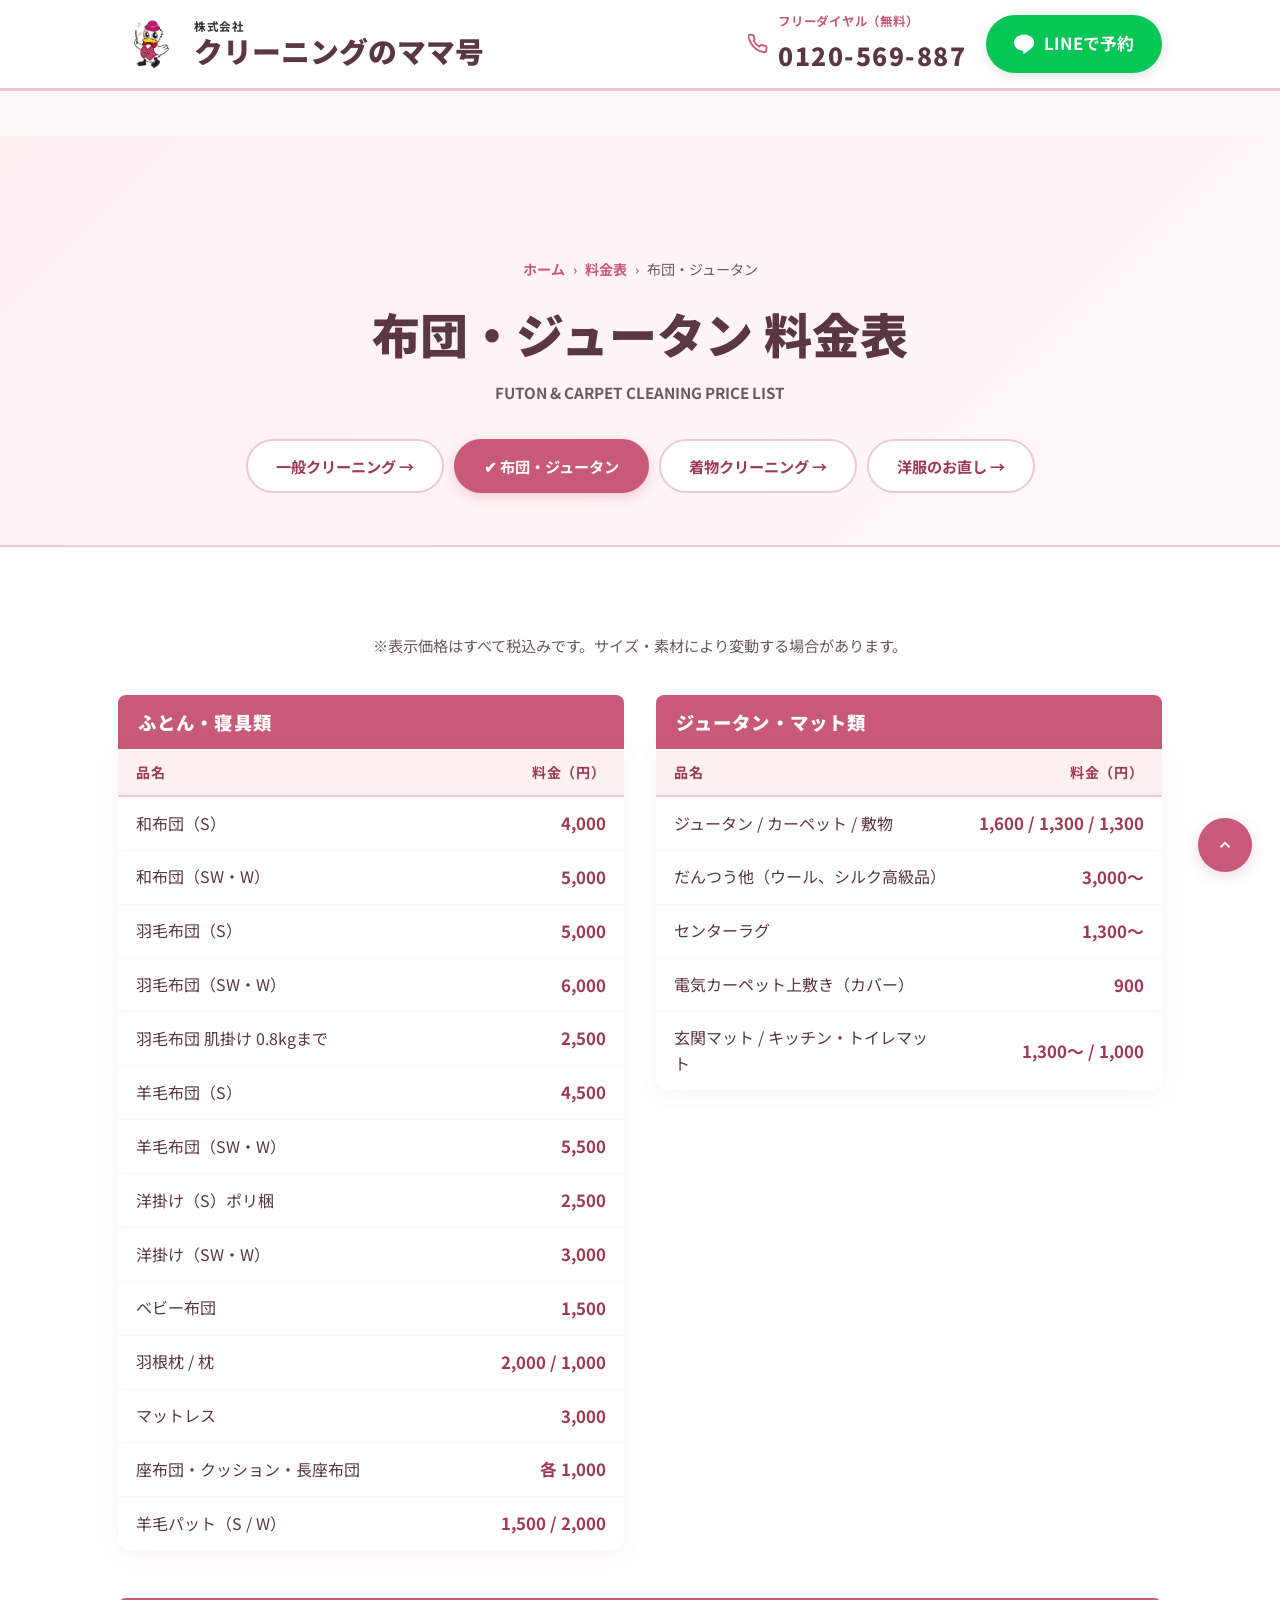
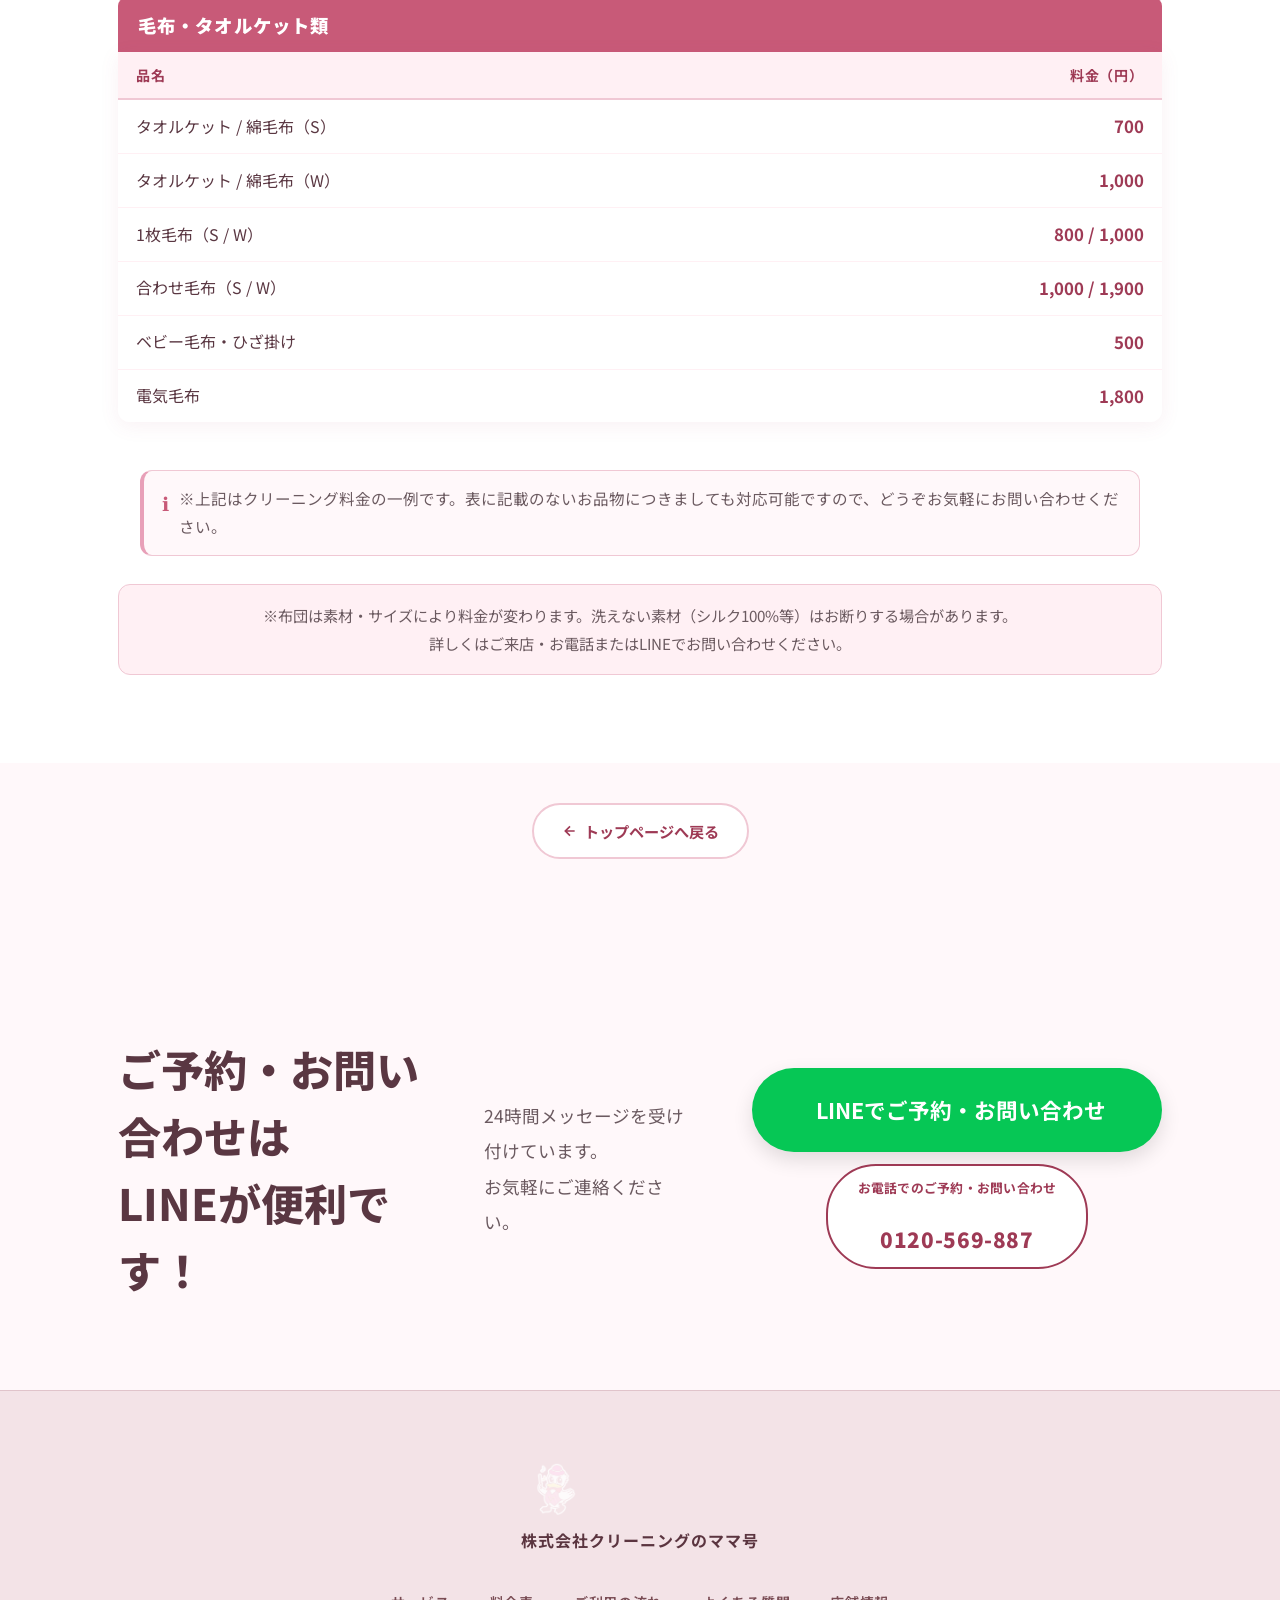
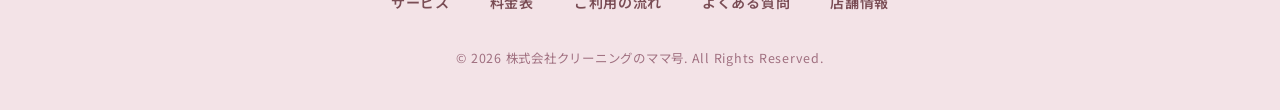
<file: price-futon.html>
<!DOCTYPE html>
<html lang="ja">
<head>
  <!-- Google tag (gtag.js) -->
  <script async src="https://www.googletagmanager.com/gtag/js?id=G-Z2GE9FZGZ0"></script>
  <script>
    window.dataLayer = window.dataLayer || [];
    function gtag(){dataLayer.push(arguments);}
    gtag('js', new Date());

    gtag('config', 'G-Z2GE9FZGZ0');
  </script>

  <meta charset="UTF-8">
  <meta name="viewport" content="width=device-width, initial-scale=1.0">
  <title>布団・ジュータン 料金表 | クリーニングのママ号</title>
  <meta name="description" content="布団・ジュータンクリーニングの料金表。青森県津軽地方で無料集配。丸洗いでダニ・アレル物質もすっきり。">
  <link rel="canonical" href="https://cleaning-mamago.com/price-futon.html">
  <link rel="icon" href="favicon.ico" sizes="any">
  <link rel="icon" type="image/png" sizes="32x32" href="favicon-32x32.png">
  <link rel="icon" type="image/png" sizes="16x16" href="favicon-16x16.png">
  <link rel="apple-touch-icon" sizes="180x180" href="apple-touch-icon.png">
  <link rel="stylesheet" href="style.css?v=20261105d">
  <link rel="preconnect" href="https://fonts.googleapis.com">
  <link href="https://fonts.googleapis.com/css2?family=Noto+Sans+JP:wght@400;700;900&display=swap" rel="stylesheet">
  <script src="scroll-clean.js" defer></script>
  <script src="ga4-events.js" defer></script>
  <style>
    .price-tabs {
      display: flex;
      flex-wrap: wrap;
      gap: 10px;
      justify-content: center;
      padding: 32px 0 0;
    }

    .price-tab {
      display: inline-block;
      padding: 11px 28px;
      border-radius: 50px;
      font-size: 0.95rem;
      font-weight: 700;
      text-decoration: none;
      transition: background 0.2s, border-color 0.2s, color 0.2s;
      white-space: nowrap;
    }

    .price-tab--active {
      background: var(--pink);
      color: #fff;
      border: 2px solid var(--pink);
      box-shadow: 0 4px 12px rgba(200, 79, 112, 0.25);
      pointer-events: none;
    }

    .price-tab--other {
      background: #fff;
      color: var(--pink-dark);
      border: 2px solid var(--border);
    }

    .price-tab--other:hover {
      background: var(--pink-light);
      border-color: var(--pink);
      opacity: 1;
    }

    .pn-cat-title {
      font-size: 1.15rem;
      font-weight: 900;
      color: #fff;
      background: var(--pink);
      padding: 10px 20px;
      border-radius: 8px 8px 0 0;
      margin: 0;
      letter-spacing: 0.06em;
    }

    .pn-block {
      margin-bottom: 48px;
    }

    .price-notice {
      display: flex;
      align-items: flex-start;
      gap: 10px;
      background: var(--pink-pale);
      border: 1.5px solid var(--border);
      border-left: 4px solid var(--pink-mid);
      border-radius: var(--radius);
      padding: 14px 18px;
      margin-top: 40px;
      max-width: 1000px;
      margin-left: auto;
      margin-right: auto;
      color: var(--text-mid);
      font-size: 0.97rem;
      line-height: 1.8;
    }

    .price-notice__icon {
      color: var(--pink);
      font-size: 1.2rem;
      flex-shrink: 0;
      margin-top: 1px;
    }

    .pn-table-wrap {
      overflow-x: auto;
      border-radius: 0 0 var(--radius) var(--radius);
      box-shadow: var(--shadow);
      -webkit-overflow-scrolling: touch;
    }

    .pn-table {
      width: 100%;
      border-collapse: collapse;
      font-size: 1rem;
      background: #fff;
      min-width: 320px;
    }

    .pn-table th {
      background: var(--pink-light);
      color: var(--pink-dark);
      font-weight: 700;
      font-size: 0.88rem;
      letter-spacing: 0.06em;
      padding: 10px 18px;
      text-align: left;
      border-bottom: 2px solid var(--border);
    }

    .pn-table th:last-child {
      text-align: right;
      white-space: nowrap;
    }

    .pn-table td {
      padding: 13px 18px;
      border-bottom: 1px solid var(--pink-light);
      color: var(--text);
      vertical-align: middle;
      line-height: 1.6;
    }

    .pn-table td:last-child {
      text-align: right;
      font-weight: 700;
      color: var(--pink-dark);
      white-space: nowrap;
      font-size: 1.05rem;
    }

    .pn-table tr:last-child td {
      border-bottom: none;
    }

    .pn-table tr:hover td {
      background: var(--pink-pale);
    }

    .pn-grid {
      display: grid;
      grid-template-columns: 1fr 1fr;
      gap: 32px;
    }

    @media (max-width: 760px) {
      .pn-grid {
        grid-template-columns: 1fr;
        gap: 24px;
      }

      .pn-table td,
      .pn-table th {
        padding: 11px 14px;
        font-size: 0.95rem;
      }

      .price-tab {
        padding: 9px 20px;
        font-size: 0.9rem;
      }
    }
  </style>
</head>
<body>

  <!-- ヘッダー -->
  <header class="header">
    <div class="container header__inner">
      <a href="/" class="logo">
        <img src="mascot.webp" alt="ロゴ" class="logo__img" style="mix-blend-mode: multiply;">
        <div class="logo__texts">
          <span class="logo__company">株式会社</span>
          <span class="logo__name">クリーニングのママ号</span>
        </div>
      </a>
      <div class="header__right">
        <a href="tel:0120-569-887" class="header__tel">
          <span class="header__tel-icon">
            <svg width="16" height="16" viewBox="0 0 24 24" fill="none" stroke="currentColor" stroke-width="2.2"><path d="M22 16.92v3a2 2 0 01-2.18 2 19.79 19.79 0 01-8.63-3.07A19.5 19.5 0 013.07 9.8a19.79 19.79 0 01-3.07-8.64A2 2 0 012 .99h3a2 2 0 012 1.72c.13.96.36 1.9.7 2.81a2 2 0 01-.45 2.11L6.91 8.5a16 16 0 006.59 6.59l1.27-1.27a2 2 0 012.11-.45c.91.34 1.85.57 2.81.7A2 2 0 0122 16.92z"/></svg>
          </span>
          <div>
            <span class="header__tel-label">フリーダイヤル（無料）</span>
            <span class="header__tel-num">0120-569-887</span>
          </div>
        </a>
        <a href="tel:0120-569-887" class="header__tel-btn" aria-label="電話をかける（0120-569-887）">
          <svg width="18" height="18" viewBox="0 0 24 24" fill="none" stroke="currentColor" stroke-width="2.2"><path d="M22 16.92v3a2 2 0 01-2.18 2 19.79 19.79 0 01-8.63-3.07A19.5 19.5 0 013.07 9.8a19.79 19.79 0 01-3.07-8.64A2 2 0 012 .99h3a2 2 0 012 1.72c.13.96.36 1.9.7 2.81a2 2 0 01-.45 2.11L6.91 8.5a16 16 0 006.59 6.59l1.27-1.27a2 2 0 012.11-.45c.91.34 1.85.57 2.81.7A2 2 0 0122 16.92z"/></svg>
        </a>
        <a href="https://lin.ee/rT3CLPX" class="btn-line btn-line--sm" target="_blank" rel="noopener noreferrer" aria-label="LINEで予約">
          <svg width="18" height="18" viewBox="0 0 24 24" fill="currentColor"><path d="M22 10.6c0-4.9-4.9-8.9-11-8.9S0 5.7 0 10.6c0 4.4 3.9 8.1 9.2 8.8.4.1.9.3 1 .6.1.3.1.7 0 1l-.2.9c0 .3-.2 1.1 1 .6s6.2-3.7 8.5-6.3c1.6-1.7 2.5-3.5 2.5-5.6z"/></svg>
          <span class="btn-line__full">LINEで予約</span>
          <span class="btn-line__mobile-text">LINE</span>
        </a>
      </div>
    </div>
  </header>

  <!-- ページヒーロー -->
  <section class="page-hero">
    <div class="container">
      <div class="page-hero__bread">
        <a href="/">ホーム</a>
        <span>›</span>
        <a href="price.html">料金表</a>
        <span>›</span>
        <span>布団・ジュータン</span>
      </div>
      <h1 class="page-hero__title">布団・ジュータン 料金表</h1>
      <p class="page-hero__sub">FUTON &amp; CARPET CLEANING PRICE LIST</p>
    </div>

    <!-- カテゴリタブ -->
    <nav class="container price-tabs">
      <a href="price-normal.html" class="price-tab price-tab--other">一般クリーニング →</a>
      <span class="price-tab price-tab--active">✔ 布団・ジュータン</span>
      <a href="price-special.html" class="price-tab price-tab--other">着物クリーニング →</a>
      <a href="price-reform.html" class="price-tab price-tab--other">洋服のお直し →</a>
    </nav>
  </section>

  <!-- 料金テーブル本体 -->
  <section class="sec" style="background: var(--white);">
    <div class="container">

      <p class="price-note">※表示価格はすべて税込みです。サイズ・素材により変動する場合があります。</p>


      <div class="pn-grid">

        <!-- 1. ふとん・寝具類 -->
        <div class="pn-block">
          <h3 class="pn-cat-title">ふとん・寝具類</h3>
          <div class="pn-table-wrap">
            <table class="pn-table">
              <thead>
                <tr><th>品名</th><th>料金（円）</th></tr>
              </thead>
              <tbody>
                <tr><td>和布団（S）</td><td>4,000</td></tr>
                <tr><td>和布団（SW・W）</td><td>5,000</td></tr>
                <tr><td>羽毛布団（S）</td><td>5,000</td></tr>
                <tr><td>羽毛布団（SW・W）</td><td>6,000</td></tr>
                <tr><td>羽毛布団 肌掛け 0.8kgまで</td><td>2,500</td></tr>
                <tr><td>羊毛布団（S）</td><td>4,500</td></tr>
                <tr><td>羊毛布団（SW・W）</td><td>5,500</td></tr>
                <tr><td>洋掛け（S）ポリ梱</td><td>2,500</td></tr>
                <tr><td>洋掛け（SW・W）</td><td>3,000</td></tr>
                <tr><td>ベビー布団</td><td>1,500</td></tr>
                <tr><td>羽根枕 / 枕</td><td>2,000 / 1,000</td></tr>
                <tr><td>マットレス</td><td>3,000</td></tr>
                <tr><td>座布団・クッション・長座布団</td><td>各 1,000</td></tr>
                <tr><td>羊毛パット（S / W）</td><td>1,500 / 2,000</td></tr>
              </tbody>
            </table>
          </div>
        </div>

        <!-- 2. ジュータン・マット類 -->
        <div class="pn-block">
          <h3 class="pn-cat-title">ジュータン・マット類</h3>
          <div class="pn-table-wrap">
            <table class="pn-table">
              <thead>
                <tr><th>品名</th><th>料金（円）</th></tr>
              </thead>
              <tbody>
                <tr><td>ジュータン / カーペット / 敷物</td><td>1,600 / 1,300 / 1,300</td></tr>
                <tr><td>だんつう他（ウール、シルク高級品）</td><td>3,000〜</td></tr>
                <tr><td>センターラグ</td><td>1,300〜</td></tr>
                <tr><td>電気カーペット上敷き（カバー）</td><td>900</td></tr>
                <tr><td>玄関マット / キッチン・トイレマット</td><td>1,300〜 / 1,000</td></tr>
              </tbody>
            </table>
          </div>
        </div>

      </div>

      <!-- 3. 毛布・タオルケット類（全幅） -->
      <div class="pn-block">
        <h3 class="pn-cat-title">毛布・タオルケット類</h3>
        <div class="pn-table-wrap">
          <table class="pn-table">
            <thead>
              <tr><th>品名</th><th>料金（円）</th></tr>
            </thead>
            <tbody>
              <tr><td>タオルケット / 綿毛布（S）</td><td>700</td></tr>
              <tr><td>タオルケット / 綿毛布（W）</td><td>1,000</td></tr>
              <tr><td>1枚毛布（S / W）</td><td>800 / 1,000</td></tr>
              <tr><td>合わせ毛布（S / W）</td><td>1,000 / 1,900</td></tr>
              <tr><td>ベビー毛布・ひざ掛け</td><td>500</td></tr>
              <tr><td>電気毛布</td><td>1,800</td></tr>
            </tbody>
          </table>
        </div>
      </div>

      <div class="price-notice">
        <span class="price-notice__icon">ℹ</span>
        <p>※上記はクリーニング料金の一例です。表に記載のないお品物につきましても対応可能ですので、どうぞお気軽にお問い合わせください。</p>
      </div>

      <div class="price-footer-note">
        ※布団は素材・サイズにより料金が変わります。洗えない素材（シルク100%等）はお断りする場合があります。<br>
        詳しくはご来店・お電話またはLINEでお問い合わせください。
      </div>

    </div>
  </section>

  <!-- 戻るボタン -->
  <div class="sec" style="padding-top: 0; background: var(--pink-pale);">
    <div class="price-back">
      <a href="/" class="btn-back">
        <svg width="16" height="16" viewBox="0 0 24 24" fill="none" stroke="currentColor" stroke-width="2.5"><path d="M19 12H5M12 5l-7 7 7 7"/></svg>
        トップページへ戻る
      </a>
    </div>
  </div>

  <!-- LINE・CTA -->
  <section class="cta-section">
    <div class="container cta-inner">
      <h2 class="cta-title">ご予約・お問い合わせは<br>LINEが便利です！</h2>
      <p class="cta-desc">24時間メッセージを受け付けています。<br>お気軽にご連絡ください。</p>
      <div class="btn-pair">
        <a href="https://lin.ee/rT3CLPX" class="btn-line btn-line--xl" target="_blank" rel="noopener noreferrer">
          <svg width="28" height="28" viewBox="0 0 24 24" fill="currentColor"><path d="M22 10.6c0-4.9-4.9-8.9-11-8.9S0 5.7 0 10.6c0 4.4 3.9 8.1 9.2 8.8.4.1.9.3 1 .6.1.3.1.7 0 1l-.2.9c0 .3-.2 1.1 1 .6s6.2-3.7 8.5-6.3c1.6-1.7 2.5-3.5 2.5-5.6z"/></svg>
          LINEでご予約・お問い合わせ
        </a>
        <a href="tel:0120-569-887" class="btn-phone">
          <span class="phone-text">お電話でのご予約・お問い合わせ</span><br>
          <span class="phone-number">0120-569-887</span>
        </a>
      </div>
    </div>
  </section>

  <!-- フッター -->
  <footer class="footer">
    <div class="container footer__inner">
      <div class="footer__logo">
        <img src="mascot.webp" alt="ロゴ" class="footer__logo-img" style="mix-blend-mode: screen; opacity: 0.85;">
        <span class="footer__name">株式会社クリーニングのママ号</span>
      </div>
      <nav class="footer__nav">
        <a href="/#services">サービス</a>
        <a href="price.html">料金表</a>
        <a href="/#flow">ご利用の流れ</a>
        <a href="/#faq">よくある質問</a>
        <a href="/#info">店舗情報</a>
      </nav>
      <p class="footer__copy">&copy; 2026 株式会社クリーニングのママ号. All Rights Reserved.</p>
    </div>
  </footer>

  <!-- ページトップ -->
  <a href="#" class="pagetop" aria-label="ページトップへ戻る">
    <svg width="18" height="18" viewBox="0 0 24 24" fill="none" stroke="currentColor" stroke-width="2.5"><path d="M18 15l-6-6-6 6"/></svg>
  </a>

</body>
</html>
</file>
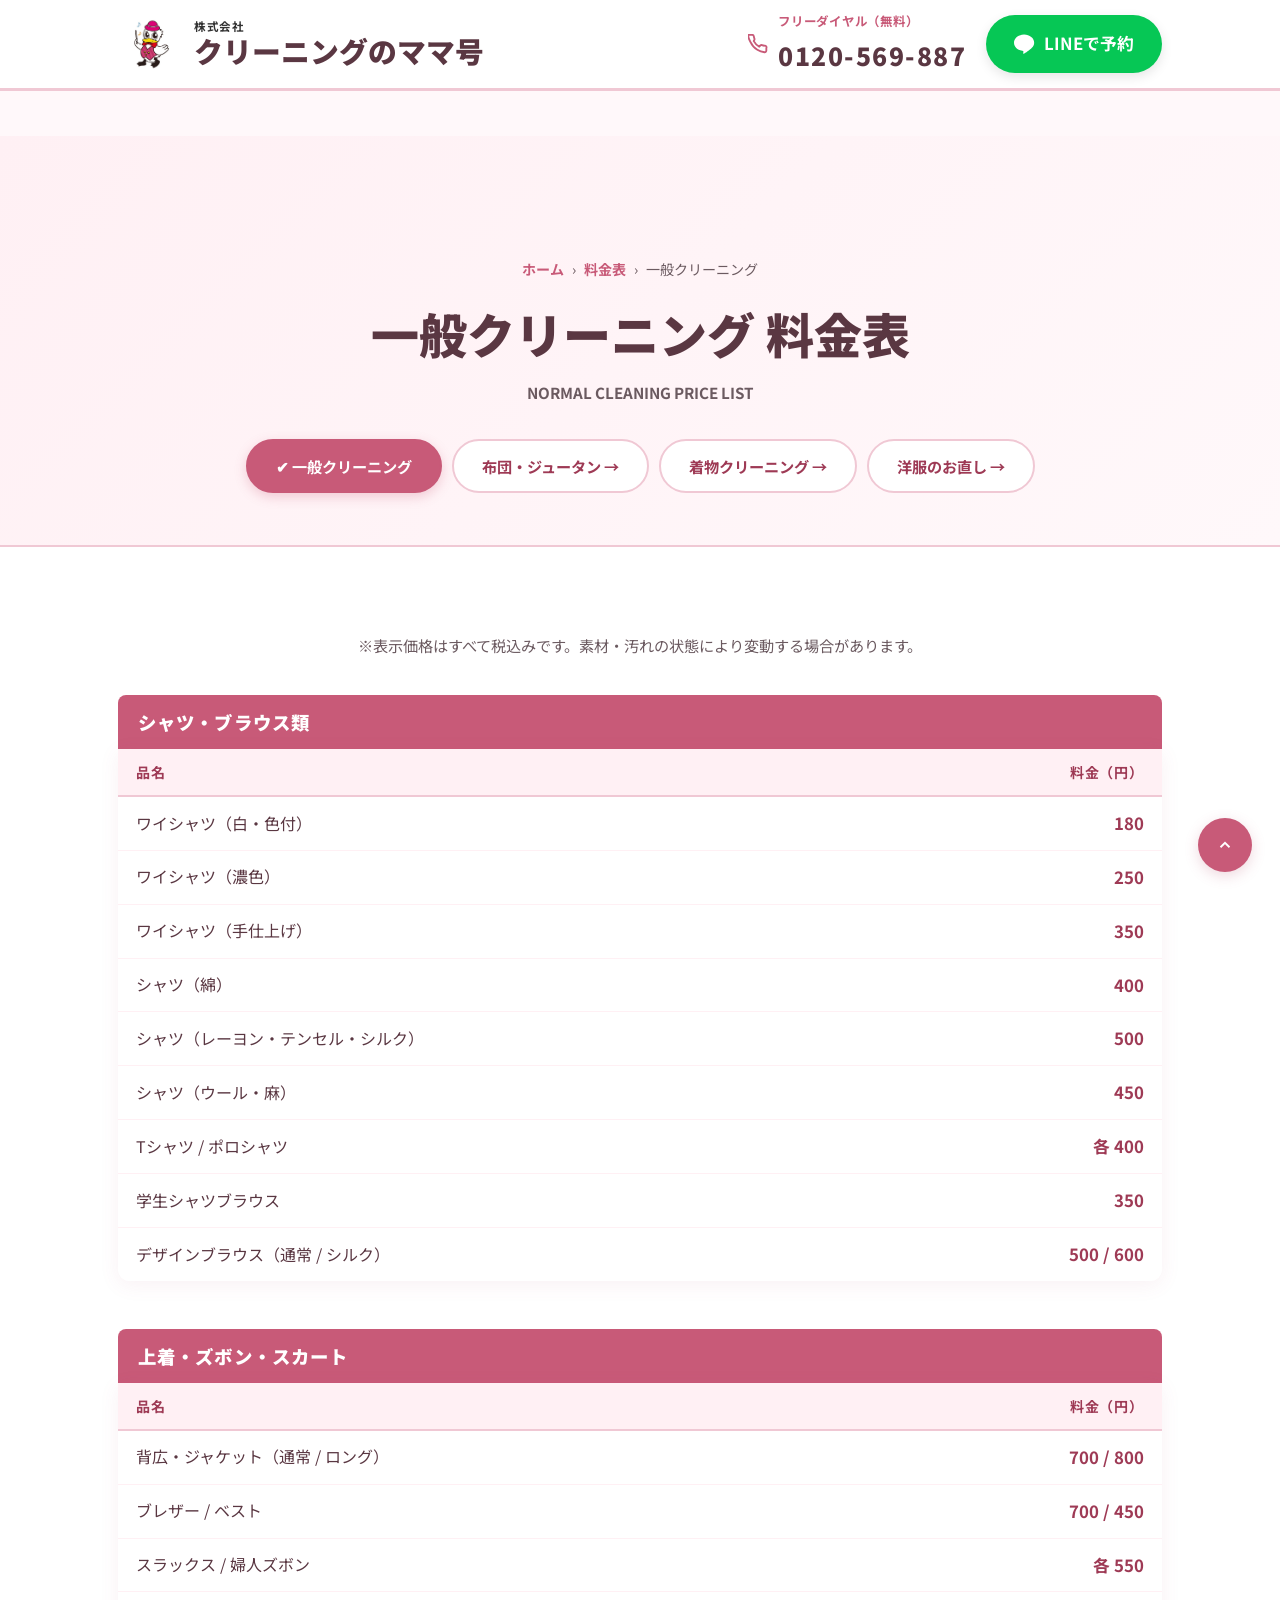
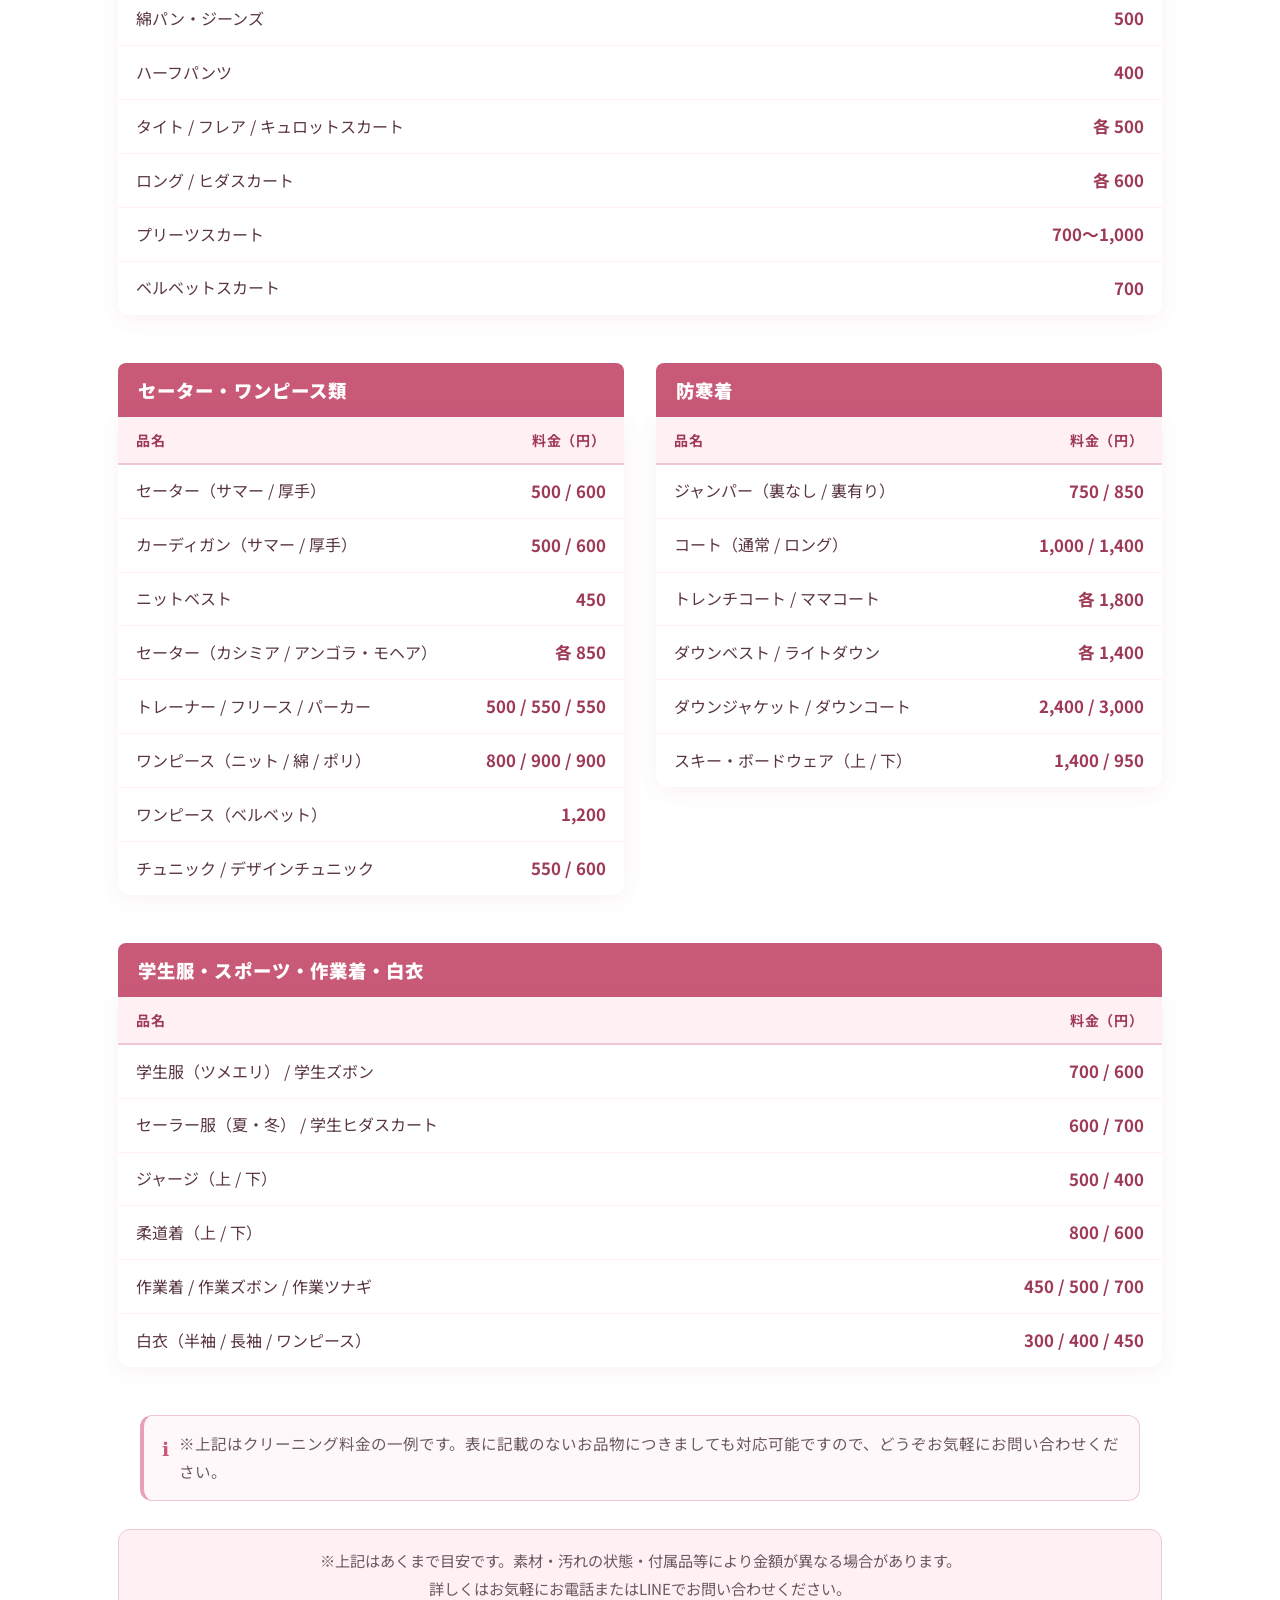
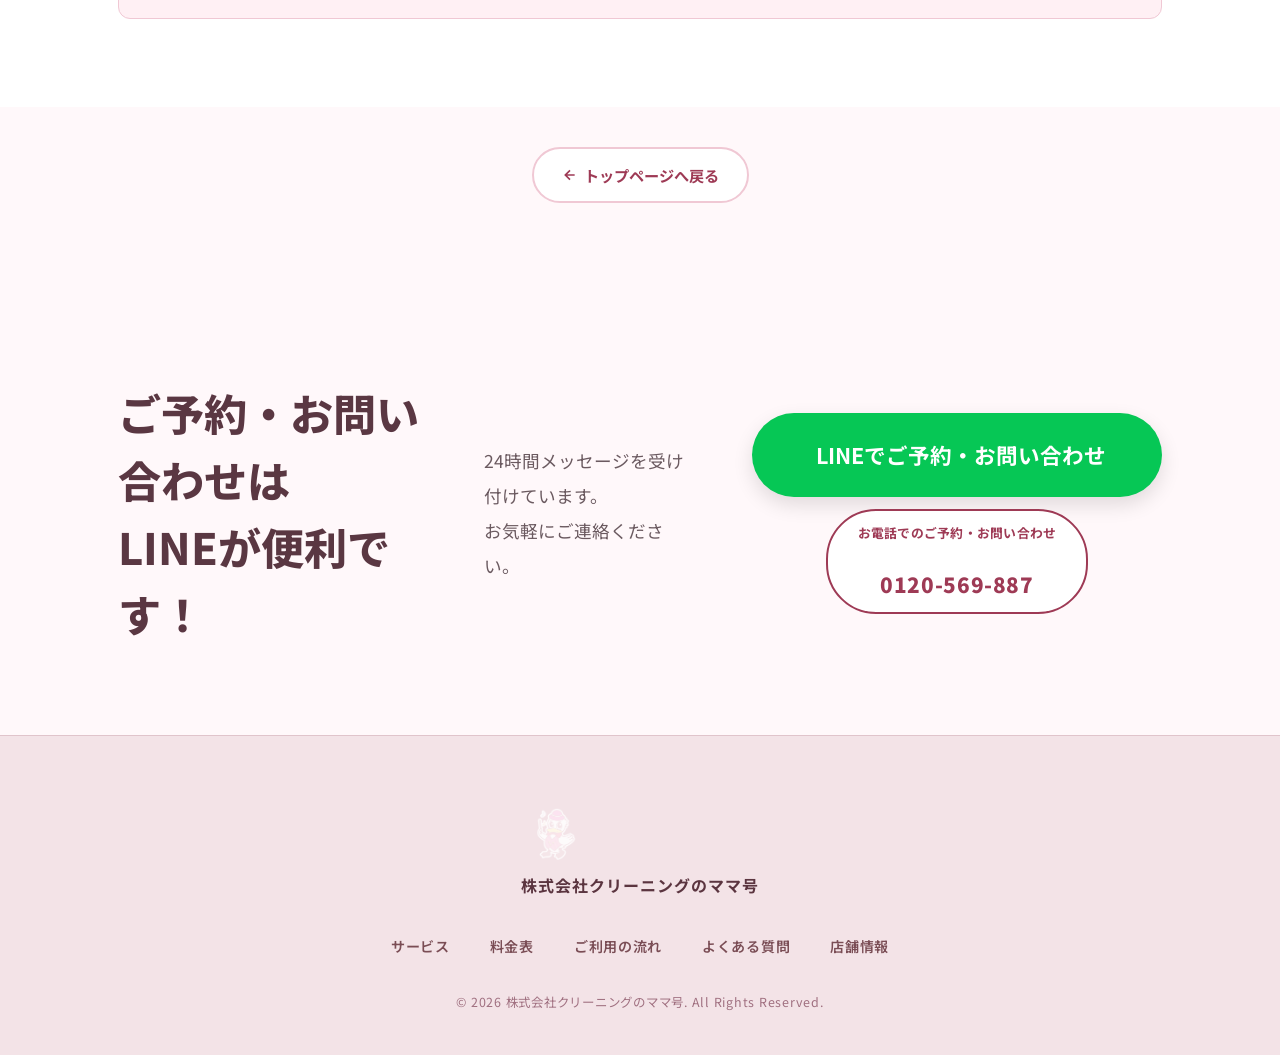
<file: price-normal.html>
<!DOCTYPE html>
<html lang="ja">
<head>
  <!-- Google tag (gtag.js) -->
  <script async src="https://www.googletagmanager.com/gtag/js?id=G-Z2GE9FZGZ0"></script>
  <script>
    window.dataLayer = window.dataLayer || [];
    function gtag(){dataLayer.push(arguments);}
    gtag('js', new Date());

    gtag('config', 'G-Z2GE9FZGZ0');
  </script>

  <meta charset="UTF-8">
  <meta name="viewport" content="width=device-width, initial-scale=1.0">
  <title>一般クリーニング 料金表 | クリーニングのママ号</title>
  <meta name="description" content="ワイシャツ・スーツなど一般クリーニングの料金表。青森県津軽地方で無料集配。LINEで簡単予約。">
  <link rel="canonical" href="https://cleaning-mamago.com/price-normal.html">
  <link rel="icon" href="favicon.ico" sizes="any">
  <link rel="icon" type="image/png" sizes="32x32" href="favicon-32x32.png">
  <link rel="icon" type="image/png" sizes="16x16" href="favicon-16x16.png">
  <link rel="apple-touch-icon" sizes="180x180" href="apple-touch-icon.png">
  <link rel="stylesheet" href="style.css?v=20261105d">
  <link rel="preconnect" href="https://fonts.googleapis.com">
  <link href="https://fonts.googleapis.com/css2?family=Noto+Sans+JP:wght@400;700;900&display=swap" rel="stylesheet">
  <script src="scroll-clean.js" defer></script>
  <script src="ga4-events.js" defer></script>
  <style>
    /* ページ内タブナビ */
    .price-tabs {
      display: flex;
      flex-wrap: wrap;
      gap: 10px;
      justify-content: center;
      padding: 32px 0 0;
    }

    .price-tab {
      display: inline-block;
      padding: 11px 28px;
      border-radius: 50px;
      font-size: 0.95rem;
      font-weight: 700;
      text-decoration: none;
      transition: background 0.2s, border-color 0.2s, color 0.2s;
      white-space: nowrap;
    }

    .price-tab--active {
      background: var(--pink);
      color: #fff;
      border: 2px solid var(--pink);
      box-shadow: 0 4px 12px rgba(200, 79, 112, 0.25);
      pointer-events: none;
    }

    .price-tab--other {
      background: #fff;
      color: var(--pink-dark);
      border: 2px solid var(--border);
    }

    .price-tab--other:hover {
      background: var(--pink-light);
      border-color: var(--pink);
      opacity: 1;
    }

    /* カテゴリ見出し */
    .pn-cat-title {
      font-size: 1.15rem;
      font-weight: 900;
      color: #fff;
      background: var(--pink);
      padding: 10px 20px;
      border-radius: 8px 8px 0 0;
      margin: 0;
      letter-spacing: 0.06em;
    }

    /* カテゴリブロック */
    .pn-block {
      margin-bottom: 48px;
    }

    .price-notice {
      display: flex;
      align-items: flex-start;
      gap: 10px;
      background: var(--pink-pale);
      border: 1.5px solid var(--border);
      border-left: 4px solid var(--pink-mid);
      border-radius: var(--radius);
      padding: 14px 18px;
      margin-top: 40px;
      max-width: 1000px;
      margin-left: auto;
      margin-right: auto;
      color: var(--text-mid);
      font-size: 0.97rem;
      line-height: 1.8;
    }

    .price-notice__icon {
      color: var(--pink);
      font-size: 1.2rem;
      flex-shrink: 0;
      margin-top: 1px;
    }

    /* テーブル */
    .pn-table-wrap {
      overflow-x: auto;
      border-radius: 0 0 var(--radius) var(--radius);
      box-shadow: var(--shadow);
      -webkit-overflow-scrolling: touch;
    }

    .pn-table {
      width: 100%;
      border-collapse: collapse;
      font-size: 1rem;
      background: #fff;
      min-width: 320px;
    }

    .pn-table th {
      background: var(--pink-light);
      color: var(--pink-dark);
      font-weight: 700;
      font-size: 0.88rem;
      letter-spacing: 0.06em;
      padding: 10px 18px;
      text-align: left;
      border-bottom: 2px solid var(--border);
    }

    .pn-table th:last-child {
      text-align: right;
      white-space: nowrap;
    }

    .pn-table td {
      padding: 13px 18px;
      border-bottom: 1px solid var(--pink-light);
      color: var(--text);
      vertical-align: middle;
      line-height: 1.6;
    }

    .pn-table td:last-child {
      text-align: right;
      font-weight: 700;
      color: var(--pink-dark);
      white-space: nowrap;
      font-size: 1.05rem;
    }

    .pn-table tr:last-child td {
      border-bottom: none;
    }

    .pn-table tr:hover td {
      background: var(--pink-pale);
    }

    /* 2カラムグリッド（PC） */
    .pn-grid {
      display: grid;
      grid-template-columns: 1fr 1fr;
      gap: 32px;
    }

    @media (max-width: 760px) {
      .pn-grid {
        grid-template-columns: 1fr;
        gap: 24px;
      }

      .pn-table td,
      .pn-table th {
        padding: 11px 14px;
        font-size: 0.95rem;
      }

      .price-tab {
        padding: 9px 20px;
        font-size: 0.9rem;
      }
    }
  </style>
</head>
<body>

  <!-- ヘッダー -->
  <header class="header">
    <div class="container header__inner">
      <a href="/" class="logo">
        <img src="mascot.webp" alt="ロゴ" class="logo__img" style="mix-blend-mode: multiply;">
        <div class="logo__texts">
          <span class="logo__company">株式会社</span>
          <span class="logo__name">クリーニングのママ号</span>
        </div>
      </a>
      <div class="header__right">
        <a href="tel:0120-569-887" class="header__tel">
          <span class="header__tel-icon">
            <svg width="16" height="16" viewBox="0 0 24 24" fill="none" stroke="currentColor" stroke-width="2.2"><path d="M22 16.92v3a2 2 0 01-2.18 2 19.79 19.79 0 01-8.63-3.07A19.5 19.5 0 013.07 9.8a19.79 19.79 0 01-3.07-8.64A2 2 0 012 .99h3a2 2 0 012 1.72c.13.96.36 1.9.7 2.81a2 2 0 01-.45 2.11L6.91 8.5a16 16 0 006.59 6.59l1.27-1.27a2 2 0 012.11-.45c.91.34 1.85.57 2.81.7A2 2 0 0122 16.92z"/></svg>
          </span>
          <div>
            <span class="header__tel-label">フリーダイヤル（無料）</span>
            <span class="header__tel-num">0120-569-887</span>
          </div>
        </a>
        <a href="tel:0120-569-887" class="header__tel-btn" aria-label="電話をかける（0120-569-887）">
          <svg width="18" height="18" viewBox="0 0 24 24" fill="none" stroke="currentColor" stroke-width="2.2"><path d="M22 16.92v3a2 2 0 01-2.18 2 19.79 19.79 0 01-8.63-3.07A19.5 19.5 0 013.07 9.8a19.79 19.79 0 01-3.07-8.64A2 2 0 012 .99h3a2 2 0 012 1.72c.13.96.36 1.9.7 2.81a2 2 0 01-.45 2.11L6.91 8.5a16 16 0 006.59 6.59l1.27-1.27a2 2 0 012.11-.45c.91.34 1.85.57 2.81.7A2 2 0 0122 16.92z"/></svg>
        </a>
        <a href="https://lin.ee/rT3CLPX" class="btn-line btn-line--sm" target="_blank" rel="noopener noreferrer" aria-label="LINEで予約">
          <svg width="18" height="18" viewBox="0 0 24 24" fill="currentColor"><path d="M22 10.6c0-4.9-4.9-8.9-11-8.9S0 5.7 0 10.6c0 4.4 3.9 8.1 9.2 8.8.4.1.9.3 1 .6.1.3.1.7 0 1l-.2.9c0 .3-.2 1.1 1 .6s6.2-3.7 8.5-6.3c1.6-1.7 2.5-3.5 2.5-5.6z"/></svg>
          <span class="btn-line__full">LINEで予約</span>
          <span class="btn-line__mobile-text">LINE</span>
        </a>
      </div>
    </div>
  </header>

  <!-- ページヒーロー -->
  <section class="page-hero">
    <div class="container">
      <div class="page-hero__bread">
        <a href="/">ホーム</a>
        <span>›</span>
        <a href="price.html">料金表</a>
        <span>›</span>
        <span>一般クリーニング</span>
      </div>
      <h1 class="page-hero__title">一般クリーニング 料金表</h1>
      <p class="page-hero__sub">NORMAL CLEANING PRICE LIST</p>
    </div>

    <!-- カテゴリタブ -->
    <nav class="container price-tabs">
      <span class="price-tab price-tab--active">✔ 一般クリーニング</span>
      <a href="price-futon.html" class="price-tab price-tab--other">布団・ジュータン →</a>
      <a href="price-special.html" class="price-tab price-tab--other">着物クリーニング →</a>
      <a href="price-reform.html" class="price-tab price-tab--other">洋服のお直し →</a>
    </nav>
  </section>

  <!-- 料金テーブル本体 -->
  <section class="sec" style="background: var(--white);">
    <div class="container">

      <p class="price-note">※表示価格はすべて税込みです。素材・汚れの状態により変動する場合があります。</p>

      <!-- 1. シャツ・ブラウス類 -->
      <div class="pn-block">
        <h3 class="pn-cat-title">シャツ・ブラウス類</h3>
        <div class="pn-table-wrap">
          <table class="pn-table">
            <thead>
              <tr><th>品名</th><th>料金（円）</th></tr>
            </thead>
            <tbody>
              <tr><td>ワイシャツ（白・色付）</td><td>180</td></tr>
              <tr><td>ワイシャツ（濃色）</td><td>250</td></tr>
              <tr><td>ワイシャツ（手仕上げ）</td><td>350</td></tr>
              <tr><td>シャツ（綿）</td><td>400</td></tr>
              <tr><td>シャツ（レーヨン・テンセル・シルク）</td><td>500</td></tr>
              <tr><td>シャツ（ウール・麻）</td><td>450</td></tr>
              <tr><td>Tシャツ / ポロシャツ</td><td>各 400</td></tr>
              <tr><td>学生シャツブラウス</td><td>350</td></tr>
              <tr><td>デザインブラウス（通常 / シルク）</td><td>500 / 600</td></tr>
            </tbody>
          </table>
        </div>
      </div>

      <!-- 2. 上着・ズボン・スカート -->
      <div class="pn-block">
        <h3 class="pn-cat-title">上着・ズボン・スカート</h3>
        <div class="pn-table-wrap">
          <table class="pn-table">
            <thead>
              <tr><th>品名</th><th>料金（円）</th></tr>
            </thead>
            <tbody>
              <tr><td>背広・ジャケット（通常 / ロング）</td><td>700 / 800</td></tr>
              <tr><td>ブレザー / ベスト</td><td>700 / 450</td></tr>
              <tr><td>スラックス / 婦人ズボン</td><td>各 550</td></tr>
              <tr><td>綿パン・ジーンズ</td><td>500</td></tr>
              <tr><td>ハーフパンツ</td><td>400</td></tr>
              <tr><td>タイト / フレア / キュロットスカート</td><td>各 500</td></tr>
              <tr><td>ロング / ヒダスカート</td><td>各 600</td></tr>
              <tr><td>プリーツスカート</td><td>700〜1,000</td></tr>
              <tr><td>ベルベットスカート</td><td>700</td></tr>
            </tbody>
          </table>
        </div>
      </div>

      <!-- 3・4 セーター＋防寒着（PC: 2カラム） -->
      <div class="pn-grid">

        <!-- 3. セーター・ワンピース類 -->
        <div class="pn-block">
          <h3 class="pn-cat-title">セーター・ワンピース類</h3>
          <div class="pn-table-wrap">
            <table class="pn-table">
              <thead>
                <tr><th>品名</th><th>料金（円）</th></tr>
              </thead>
              <tbody>
                <tr><td>セーター（サマー / 厚手）</td><td>500 / 600</td></tr>
                <tr><td>カーディガン（サマー / 厚手）</td><td>500 / 600</td></tr>
                <tr><td>ニットベスト</td><td>450</td></tr>
                <tr><td>セーター（カシミア / アンゴラ・モヘア）</td><td>各 850</td></tr>
                <tr><td>トレーナー / フリース / パーカー</td><td>500 / 550 / 550</td></tr>
                <tr><td>ワンピース（ニット / 綿 / ポリ）</td><td>800 / 900 / 900</td></tr>
                <tr><td>ワンピース（ベルベット）</td><td>1,200</td></tr>
                <tr><td>チュニック / デザインチュニック</td><td>550 / 600</td></tr>
              </tbody>
            </table>
          </div>
        </div>

        <!-- 4. 防寒着 -->
        <div class="pn-block">
          <h3 class="pn-cat-title">防寒着</h3>
          <div class="pn-table-wrap">
            <table class="pn-table">
              <thead>
                <tr><th>品名</th><th>料金（円）</th></tr>
              </thead>
              <tbody>
                <tr><td>ジャンパー（裏なし / 裏有り）</td><td>750 / 850</td></tr>
                <tr><td>コート（通常 / ロング）</td><td>1,000 / 1,400</td></tr>
                <tr><td>トレンチコート / ママコート</td><td>各 1,800</td></tr>
                <tr><td>ダウンベスト / ライトダウン</td><td>各 1,400</td></tr>
                <tr><td>ダウンジャケット / ダウンコート</td><td>2,400 / 3,000</td></tr>
                <tr><td>スキー・ボードウェア（上 / 下）</td><td>1,400 / 950</td></tr>
              </tbody>
            </table>
          </div>
        </div>

      </div>

      <!-- 5. 学生服・スポーツ・作業着・白衣 -->
      <div class="pn-block">
        <h3 class="pn-cat-title">学生服・スポーツ・作業着・白衣</h3>
        <div class="pn-table-wrap">
          <table class="pn-table">
            <thead>
              <tr><th>品名</th><th>料金（円）</th></tr>
            </thead>
            <tbody>
              <tr><td>学生服（ツメエリ） / 学生ズボン</td><td>700 / 600</td></tr>
              <tr><td>セーラー服（夏・冬） / 学生ヒダスカート</td><td>600 / 700</td></tr>
              <tr><td>ジャージ（上 / 下）</td><td>500 / 400</td></tr>
              <tr><td>柔道着（上 / 下）</td><td>800 / 600</td></tr>
              <tr><td>作業着 / 作業ズボン / 作業ツナギ</td><td>450 / 500 / 700</td></tr>
              <tr><td>白衣（半袖 / 長袖 / ワンピース）</td><td>300 / 400 / 450</td></tr>
            </tbody>
          </table>
        </div>
      </div>

      <div class="price-notice">
        <span class="price-notice__icon">ℹ</span>
        <p>※上記はクリーニング料金の一例です。表に記載のないお品物につきましても対応可能ですので、どうぞお気軽にお問い合わせください。</p>
      </div>

      <div class="price-footer-note">
        ※上記はあくまで目安です。素材・汚れの状態・付属品等により金額が異なる場合があります。<br>
        詳しくはお気軽にお電話またはLINEでお問い合わせください。
      </div>

    </div>
  </section>

  <!-- 戻るボタン -->
  <div class="sec" style="padding-top: 0; background: var(--pink-pale);">
    <div class="price-back">
      <a href="/" class="btn-back">
        <svg width="16" height="16" viewBox="0 0 24 24" fill="none" stroke="currentColor" stroke-width="2.5"><path d="M19 12H5M12 5l-7 7 7 7"/></svg>
        トップページへ戻る
      </a>
    </div>
  </div>

  <!-- LINE・CTA -->
  <section class="cta-section">
    <div class="container cta-inner">
      <h2 class="cta-title">ご予約・お問い合わせは<br>LINEが便利です！</h2>
      <p class="cta-desc">24時間メッセージを受け付けています。<br>お気軽にご連絡ください。</p>
      <div class="btn-pair">
        <a href="https://lin.ee/rT3CLPX" class="btn-line btn-line--xl" target="_blank" rel="noopener noreferrer">
          <svg width="28" height="28" viewBox="0 0 24 24" fill="currentColor"><path d="M22 10.6c0-4.9-4.9-8.9-11-8.9S0 5.7 0 10.6c0 4.4 3.9 8.1 9.2 8.8.4.1.9.3 1 .6.1.3.1.7 0 1l-.2.9c0 .3-.2 1.1 1 .6s6.2-3.7 8.5-6.3c1.6-1.7 2.5-3.5 2.5-5.6z"/></svg>
          LINEでご予約・お問い合わせ
        </a>
        <a href="tel:0120-569-887" class="btn-phone">
          <span class="phone-text">お電話でのご予約・お問い合わせ</span><br>
          <span class="phone-number">0120-569-887</span>
        </a>
      </div>
    </div>
  </section>

  <!-- フッター -->
  <footer class="footer">
    <div class="container footer__inner">
      <div class="footer__logo">
        <img src="mascot.webp" alt="ロゴ" class="footer__logo-img" style="mix-blend-mode: screen; opacity: 0.85;">
        <span class="footer__name">株式会社クリーニングのママ号</span>
      </div>
      <nav class="footer__nav">
        <a href="/#services">サービス</a>
        <a href="price.html">料金表</a>
        <a href="/#flow">ご利用の流れ</a>
        <a href="/#faq">よくある質問</a>
        <a href="/#info">店舗情報</a>
      </nav>
      <p class="footer__copy">&copy; 2026 株式会社クリーニングのママ号. All Rights Reserved.</p>
    </div>
  </footer>

  <!-- ページトップ -->
  <a href="#" class="pagetop" aria-label="ページトップへ戻る">
    <svg width="18" height="18" viewBox="0 0 24 24" fill="none" stroke="currentColor" stroke-width="2.5"><path d="M18 15l-6-6-6 6"/></svg>
  </a>

</body>
</html>
</file>
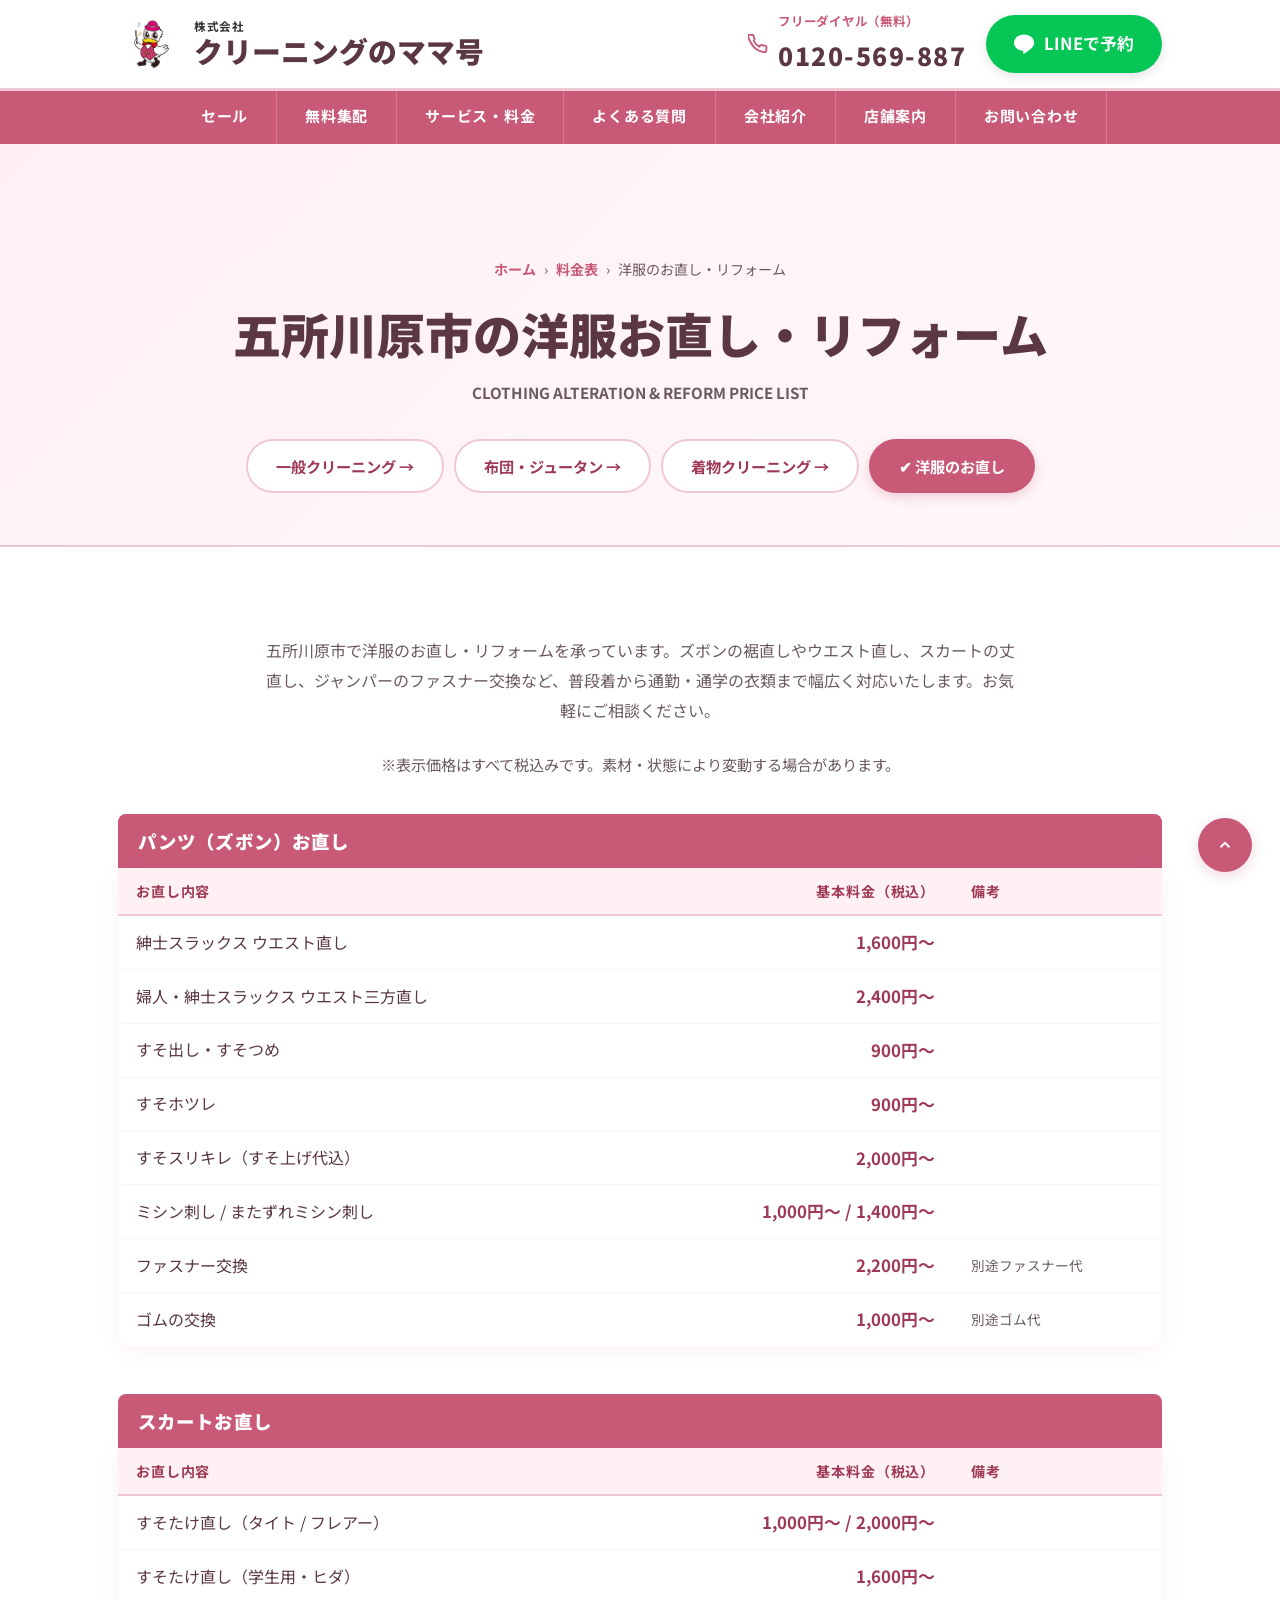
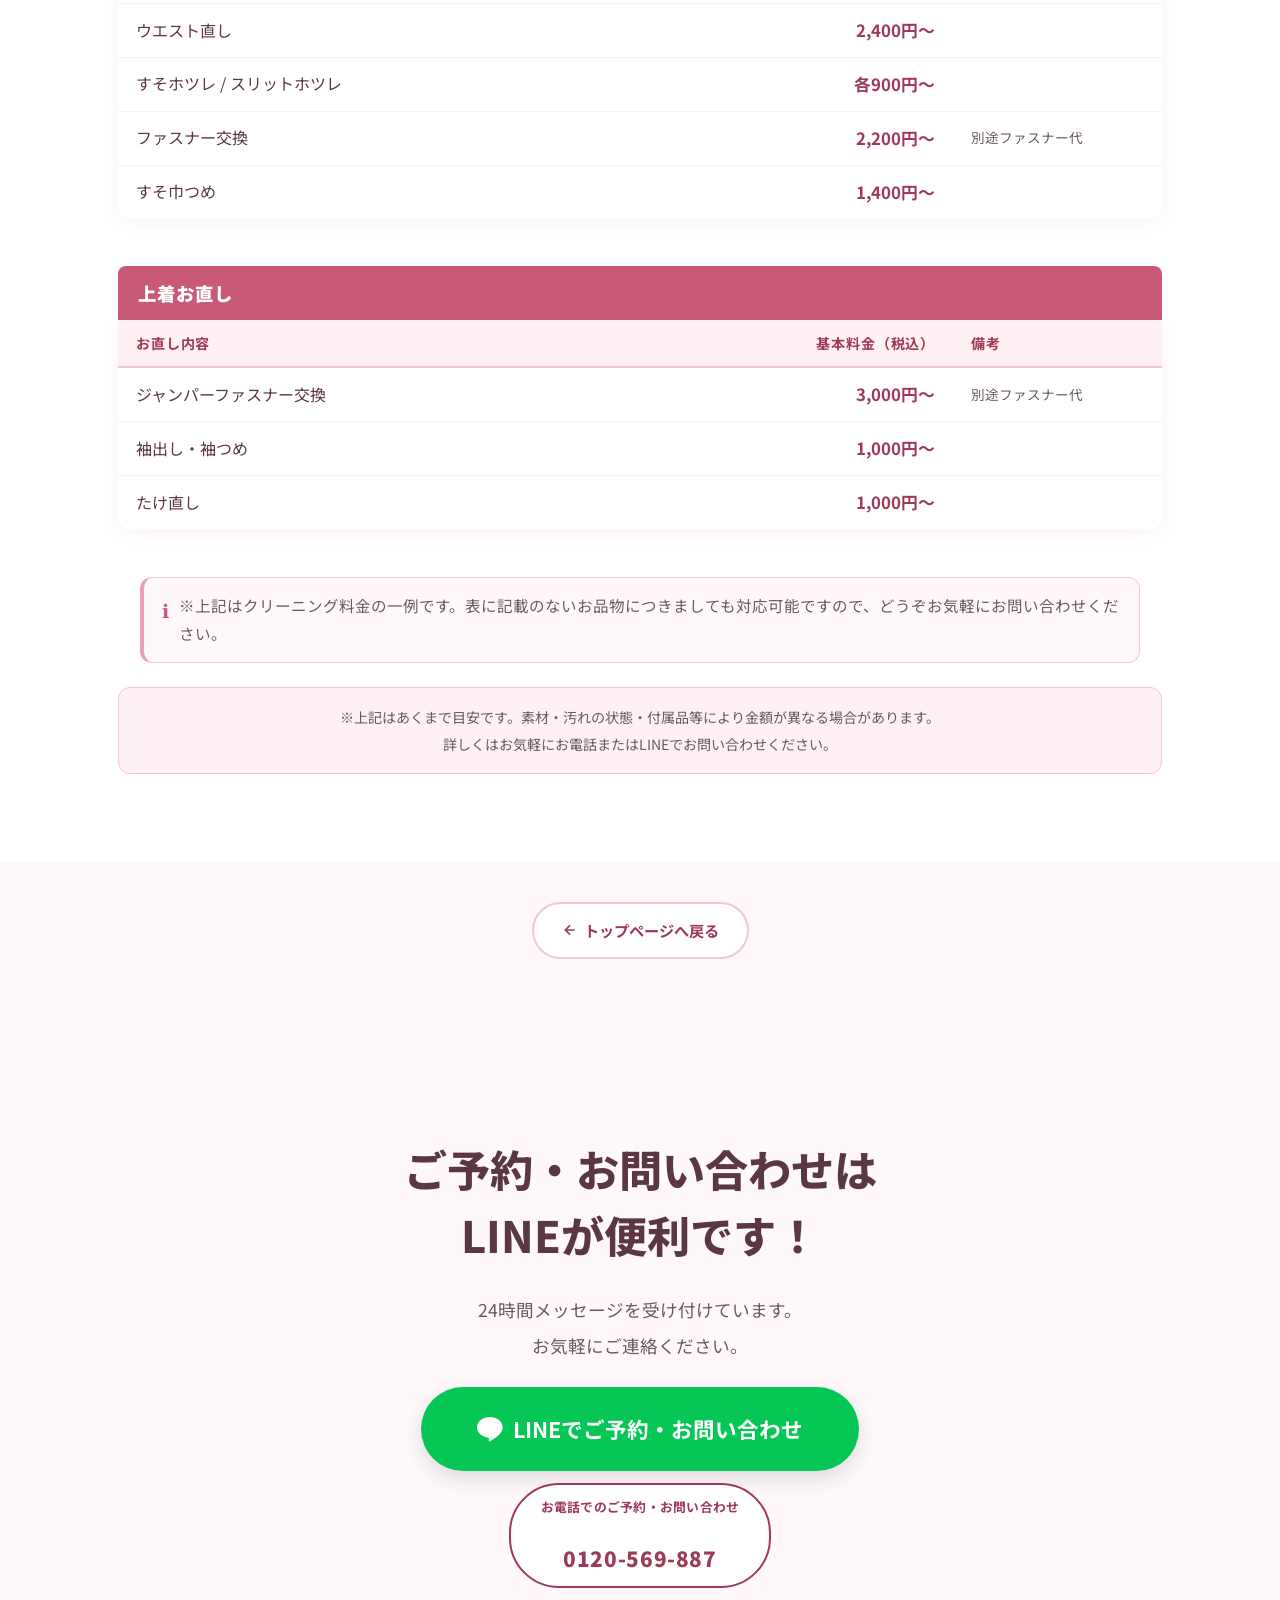
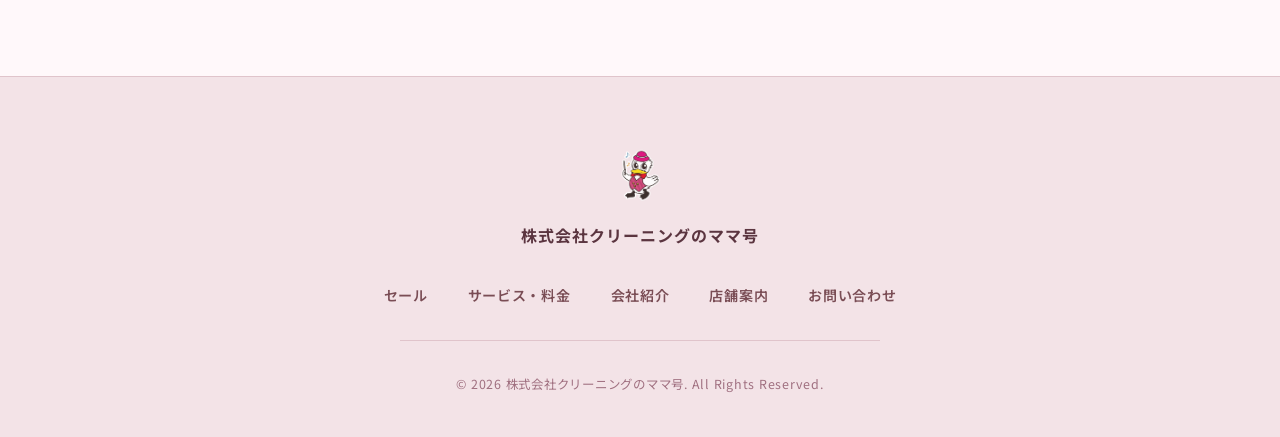
<file: price-reform.html>
<!DOCTYPE html>
<html lang="ja">
<head>
  <!-- Google tag (gtag.js) -->
  <script async src="https://www.googletagmanager.com/gtag/js?id=G-Z2GE9FZGZ0"></script>
  <script>
    window.dataLayer = window.dataLayer || [];
    function gtag(){dataLayer.push(arguments);}
    gtag('js', new Date());

    gtag('config', 'G-Z2GE9FZGZ0');
  </script>

  <meta charset="UTF-8">
  <meta name="viewport" content="width=device-width, initial-scale=1.0">
  <title>五所川原市の洋服お直し・リフォーム｜裾上げ・ファスナー交換 | クリーニングのママ号</title>
  <meta name="description" content="五所川原市で洋服のお直し・リフォームを承っています。ズボンの裾上げ・ウエスト直し、スカートの丈直し、ファスナー交換などの料金を掲載しています。">
  <link rel="canonical" href="https://cleaning-mamago.com/price-reform.html">
  <link rel="icon" href="favicon.ico" sizes="any">
  <link rel="icon" type="image/png" sizes="32x32" href="favicon-32x32.png">
  <link rel="icon" type="image/png" sizes="16x16" href="favicon-16x16.png">
  <link rel="apple-touch-icon" sizes="180x180" href="apple-touch-icon.png">
  <link rel="stylesheet" href="style.css?v=20261105d">
  <link rel="preconnect" href="https://fonts.googleapis.com">
  <link href="https://fonts.googleapis.com/css2?family=Noto+Sans+JP:wght@400;700;900&display=swap" rel="stylesheet">
  <script src="scroll-clean.js" defer></script>
  <script src="ga4-events.js" defer></script>
  <style>
    /* ページ内タブナビ */
    .price-tabs {
      display: flex;
      flex-wrap: wrap;
      gap: 10px;
      justify-content: center;
      padding: 32px 0 0;
    }

    .price-tab {
      display: inline-block;
      padding: 11px 28px;
      border-radius: 50px;
      font-size: 0.95rem;
      font-weight: 700;
      text-decoration: none;
      transition: background 0.2s, border-color 0.2s, color 0.2s;
      white-space: nowrap;
    }

    .price-tab--active {
      background: var(--pink);
      color: #fff;
      border: 2px solid var(--pink);
      box-shadow: 0 4px 12px rgba(200, 79, 112, 0.25);
      pointer-events: none;
    }

    .price-tab--other {
      background: #fff;
      color: var(--pink-dark);
      border: 2px solid var(--border);
    }

    .price-tab--other:hover {
      background: var(--pink-light);
      border-color: var(--pink);
      opacity: 1;
    }

    /* カテゴリ見出し */
    .pn-cat-title {
      font-size: 1.15rem;
      font-weight: 900;
      color: #fff;
      background: var(--pink);
      padding: 10px 20px;
      border-radius: 8px 8px 0 0;
      margin: 0;
      letter-spacing: 0.06em;
    }

    /* カテゴリブロック */
    .pn-block {
      margin-bottom: 48px;
    }

    /* ページ上部の説明文 */
    .reform-intro {
      max-width: 760px;
      margin: 0 auto 28px;
      text-align: center;
      font-size: 1rem;
      line-height: 1.9;
      color: var(--text-mid);
    }

    /* 注意事項ボックス */
    .price-notice {
      display: flex;
      align-items: flex-start;
      gap: 10px;
      background: var(--pink-pale);
      border: 1.5px solid var(--border);
      border-left: 4px solid var(--pink-mid);
      border-radius: var(--radius);
      padding: 14px 18px;
      margin-top: 40px;
      max-width: 1000px;
      margin-left: auto;
      margin-right: auto;
      color: var(--text-mid);
      font-size: 0.97rem;
      line-height: 1.8;
    }

    .price-notice__icon {
      color: var(--pink);
      font-size: 1.2rem;
      flex-shrink: 0;
      margin-top: 1px;
    }

    /* テーブル共通 */
    .pn-table-wrap {
      overflow-x: auto;
      border-radius: 0 0 var(--radius) var(--radius);
      box-shadow: var(--shadow);
      -webkit-overflow-scrolling: touch;
    }

    .pn-table {
      width: 100%;
      border-collapse: collapse;
      font-size: 1rem;
      background: #fff;
      min-width: 380px;
    }

    .pn-table th {
      background: var(--pink-light);
      color: var(--pink-dark);
      font-weight: 700;
      font-size: 0.88rem;
      letter-spacing: 0.06em;
      padding: 10px 18px;
      text-align: left;
      border-bottom: 2px solid var(--border);
    }

    .pn-table td {
      padding: 13px 18px;
      border-bottom: 1px solid var(--pink-light);
      color: var(--text);
      vertical-align: middle;
      line-height: 1.6;
    }

    .pn-table tr:last-child td {
      border-bottom: none;
    }

    .pn-table tr:hover td {
      background: var(--pink-pale);
    }

    /* お直し料金テーブル用（3カラム）*/
    /* 列幅 */
    .pn-table col.col-item  { width: 52%; }
    .pn-table col.col-price { width: 28%; }
    .pn-table col.col-note  { width: 20%; }

    /* 料金列（2列目） */
    .pn-table th.th-price {
      text-align: right;
      white-space: nowrap;
    }
    .pn-table td.td-price {
      text-align: right;
      font-weight: 700;
      color: var(--pink-dark);
      white-space: nowrap;
      font-size: 1.05rem;
    }

    /* 備考列（3列目） */
    .pn-table th.th-note {
      text-align: left;
      white-space: nowrap;
    }
    .pn-table td.td-note {
      font-size: 0.85rem;
      color: var(--text-mid);
      white-space: nowrap;
    }

    /* フッターノート */
    .price-footer-note {
      margin-top: 24px;
      font-size: 0.88rem;
      color: var(--text-mid);
      line-height: 1.9;
      text-align: center;
    }

    @media (max-width: 760px) {
      .pn-table {
        table-layout: fixed;
        min-width: 0;
      }
      .pn-table col.col-item  { width: 46%; }
      .pn-table col.col-price { width: 32%; }
      .pn-table col.col-note  { width: 22%; }
      .pn-table td,
      .pn-table th {
        padding: 11px 8px;
        font-size: 0.92rem;
      }
      .pn-table td.td-price,
      .pn-table th.th-price {
        white-space: normal;
      }
      .pn-table td.td-price {
        font-size: 0.97rem;
      }
      .pn-table td.td-note,
      .pn-table th.th-note {
        white-space: normal;
      }
      .price-tab {
        padding: 9px 20px;
        font-size: 0.9rem;
      }
    }
  </style>
</head>
<body>

  <!-- ヘッダー -->
  <header class="header">
    <div class="container header__inner">
      <a href="/" class="logo">
        <img src="mascot.webp" alt="ロゴ" class="logo__img" style="mix-blend-mode: multiply;">
        <div class="logo__texts">
          <span class="logo__company">株式会社</span>
          <span class="logo__name">クリーニングのママ号</span>
        </div>
      </a>
      <div class="header__right">
        <a href="tel:0120-569-887" class="header__tel">
          <span class="header__tel-icon">
            <svg width="16" height="16" viewBox="0 0 24 24" fill="none" stroke="currentColor" stroke-width="2.2"><path d="M22 16.92v3a2 2 0 01-2.18 2 19.79 19.79 0 01-8.63-3.07A19.5 19.5 0 013.07 9.8a19.79 19.79 0 01-3.07-8.64A2 2 0 012 .99h3a2 2 0 012 1.72c.13.96.36 1.9.7 2.81a2 2 0 01-.45 2.11L6.91 8.5a16 16 0 006.59 6.59l1.27-1.27a2 2 0 012.11-.45c.91.34 1.85.57 2.81.7A2 2 0 0122 16.92z"/></svg>
          </span>
          <div>
            <span class="header__tel-label">フリーダイヤル（無料）</span>
            <span class="header__tel-num">0120-569-887</span>
          </div>
        </a>
        <a href="tel:0120-569-887" class="header__tel-btn" aria-label="電話をかける（0120-569-887）">
          <svg width="18" height="18" viewBox="0 0 24 24" fill="none" stroke="currentColor" stroke-width="2.2"><path d="M22 16.92v3a2 2 0 01-2.18 2 19.79 19.79 0 01-8.63-3.07A19.5 19.5 0 013.07 9.8a19.79 19.79 0 01-3.07-8.64A2 2 0 012 .99h3a2 2 0 012 1.72c.13.96.36 1.9.7 2.81a2 2 0 01-.45 2.11L6.91 8.5a16 16 0 006.59 6.59l1.27-1.27a2 2 0 012.11-.45c.91.34 1.85.57 2.81.7A2 2 0 0122 16.92z"/></svg>
        </a>
        <a href="https://lin.ee/rT3CLPX" class="btn-line btn-line--sm" target="_blank" rel="noopener noreferrer" aria-label="LINEで予約">
          <svg width="18" height="18" viewBox="0 0 24 24" fill="currentColor"><path d="M22 10.6c0-4.9-4.9-8.9-11-8.9S0 5.7 0 10.6c0 4.4 3.9 8.1 9.2 8.8.4.1.9.3 1 .6.1.3.1.7 0 1l-.2.9c0 .3-.2 1.1 1 .6s6.2-3.7 8.5-6.3c1.6-1.7 2.5-3.5 2.5-5.6z"/></svg>
          <span class="btn-line__full">LINEで予約</span>
          <span class="btn-line__mobile-text">LINE</span>
        </a>
      </div>
    </div>
  </header>

  <!-- サイトナビゲーション -->
  <nav class="site-nav" aria-label="サイトナビゲーション">
    <ul class="site-nav__list">
      <li><a href="/#sale"     class="site-nav__link">セール</a></li>
      <li><a href="/#pickup"   class="site-nav__link">無料集配</a></li>
      <li><a href="/#services" class="site-nav__link">サービス・料金</a></li>
      <li><a href="/#faq"      class="site-nav__link">よくある質問</a></li>
      <li><a href="/#company"  class="site-nav__link">会社紹介</a></li>
      <li><a href="/#shops"    class="site-nav__link">店舗案内</a></li>
      <li><a href="/#contact"  class="site-nav__link">お問い合わせ</a></li>
    </ul>
  </nav>

  <!-- ページヒーロー -->
  <section class="page-hero">
    <div class="container">
      <div class="page-hero__bread">
        <a href="/">ホーム</a>
        <span>›</span>
        <a href="price.html">料金表</a>
        <span>›</span>
        <span>洋服のお直し・リフォーム</span>
      </div>
      <h1 class="page-hero__title">五所川原市の洋服お直し・リフォーム</h1>
      <p class="page-hero__sub">CLOTHING ALTERATION &amp; REFORM PRICE LIST</p>
    </div>

    <!-- カテゴリタブ -->
    <nav class="container price-tabs">
      <a href="price-normal.html" class="price-tab price-tab--other">一般クリーニング →</a>
      <a href="price-futon.html" class="price-tab price-tab--other">布団・ジュータン →</a>
      <a href="price-special.html" class="price-tab price-tab--other">着物クリーニング →</a>
      <span class="price-tab price-tab--active">✔ 洋服のお直し</span>
    </nav>
  </section>

  <!-- 料金テーブル本体 -->
  <section class="sec" style="background: var(--white);">
    <div class="container">

      <p class="reform-intro">五所川原市で洋服のお直し・リフォームを承っています。ズボンの裾直しやウエスト直し、スカートの丈直し、ジャンパーのファスナー交換など、普段着から通勤・通学の衣類まで幅広く対応いたします。お気軽にご相談ください。</p>

      <p class="price-note">※表示価格はすべて税込みです。素材・状態により変動する場合があります。</p>

      <!-- 1. パンツ（ズボン）お直し -->
      <div class="pn-block">
        <h3 class="pn-cat-title">パンツ（ズボン）お直し</h3>
        <div class="pn-table-wrap">
          <table class="pn-table">
            <colgroup>
              <col class="col-item">
              <col class="col-price">
              <col class="col-note">
            </colgroup>
            <thead>
              <tr>
                <th>お直し内容</th>
                <th class="th-price">基本料金（税込）</th>
                <th class="th-note">備考</th>
              </tr>
            </thead>
            <tbody>
              <tr>
                <td>紳士スラックス ウエスト直し</td>
                <td class="td-price">1,600円〜</td>
                <td class="td-note"></td>
              </tr>
              <tr>
                <td>婦人・紳士スラックス ウエスト三方直し</td>
                <td class="td-price">2,400円〜</td>
                <td class="td-note"></td>
              </tr>
              <tr>
                <td>すそ出し・すそつめ</td>
                <td class="td-price">900円〜</td>
                <td class="td-note"></td>
              </tr>
              <tr>
                <td>すそホツレ</td>
                <td class="td-price">900円〜</td>
                <td class="td-note"></td>
              </tr>
              <tr>
                <td>すそスリキレ（すそ上げ代込）</td>
                <td class="td-price">2,000円〜</td>
                <td class="td-note"></td>
              </tr>
              <tr>
                <td>ミシン刺し / またずれミシン刺し</td>
                <td class="td-price">1,000円〜 / 1,400円〜</td>
                <td class="td-note"></td>
              </tr>
              <tr>
                <td>ファスナー交換</td>
                <td class="td-price">2,200円〜</td>
                <td class="td-note">別途ファスナー代</td>
              </tr>
              <tr>
                <td>ゴムの交換</td>
                <td class="td-price">1,000円〜</td>
                <td class="td-note">別途ゴム代</td>
              </tr>
            </tbody>
          </table>
        </div>
      </div>

      <!-- 2. スカートお直し -->
      <div class="pn-block">
        <h3 class="pn-cat-title">スカートお直し</h3>
        <div class="pn-table-wrap">
          <table class="pn-table">
            <colgroup>
              <col class="col-item">
              <col class="col-price">
              <col class="col-note">
            </colgroup>
            <thead>
              <tr>
                <th>お直し内容</th>
                <th class="th-price">基本料金（税込）</th>
                <th class="th-note">備考</th>
              </tr>
            </thead>
            <tbody>
              <tr>
                <td>すそたけ直し（タイト / フレアー）</td>
                <td class="td-price">1,000円〜 / 2,000円〜</td>
                <td class="td-note"></td>
              </tr>
              <tr>
                <td>すそたけ直し（学生用・ヒダ）</td>
                <td class="td-price">1,600円〜</td>
                <td class="td-note"></td>
              </tr>
              <tr>
                <td>ウエスト直し</td>
                <td class="td-price">2,400円〜</td>
                <td class="td-note"></td>
              </tr>
              <tr>
                <td>すそホツレ / スリットホツレ</td>
                <td class="td-price">各900円〜</td>
                <td class="td-note"></td>
              </tr>
              <tr>
                <td>ファスナー交換</td>
                <td class="td-price">2,200円〜</td>
                <td class="td-note">別途ファスナー代</td>
              </tr>
              <tr>
                <td>すそ巾つめ</td>
                <td class="td-price">1,400円〜</td>
                <td class="td-note"></td>
              </tr>
            </tbody>
          </table>
        </div>
      </div>

      <!-- 3. 上着お直し -->
      <div class="pn-block">
        <h3 class="pn-cat-title">上着お直し</h3>
        <div class="pn-table-wrap">
          <table class="pn-table">
            <colgroup>
              <col class="col-item">
              <col class="col-price">
              <col class="col-note">
            </colgroup>
            <thead>
              <tr>
                <th>お直し内容</th>
                <th class="th-price">基本料金（税込）</th>
                <th class="th-note">備考</th>
              </tr>
            </thead>
            <tbody>
              <tr>
                <td>ジャンパーファスナー交換</td>
                <td class="td-price">3,000円〜</td>
                <td class="td-note">別途ファスナー代</td>
              </tr>
              <tr>
                <td>袖出し・袖つめ</td>
                <td class="td-price">1,000円〜</td>
                <td class="td-note"></td>
              </tr>
              <tr>
                <td>たけ直し</td>
                <td class="td-price">1,000円〜</td>
                <td class="td-note"></td>
              </tr>
            </tbody>
          </table>
        </div>
      </div>

      <!-- 注意事項 -->
      <div class="price-notice">
        <span class="price-notice__icon">ℹ</span>
        <p>※上記はクリーニング料金の一例です。表に記載のないお品物につきましても対応可能ですので、どうぞお気軽にお問い合わせください。</p>
      </div>

      <div class="price-footer-note">
        ※上記はあくまで目安です。素材・汚れの状態・付属品等により金額が異なる場合があります。<br>
        詳しくはお気軽にお電話またはLINEでお問い合わせください。
      </div>

    </div>
  </section>

  <!-- 戻るボタン -->
  <div class="sec" style="padding-top: 0; background: var(--pink-pale);">
    <div class="price-back">
      <a href="/" class="btn-back">
        <svg width="16" height="16" viewBox="0 0 24 24" fill="none" stroke="currentColor" stroke-width="2.5"><path d="M19 12H5M12 5l-7 7 7 7"/></svg>
        トップページへ戻る
      </a>
    </div>
  </div>

  <!-- LINE・CTA -->
  <section class="cta-section">
    <div class="container cta-inner">
      <div class="cta-content">
        <h2 class="cta-title">ご予約・お問い合わせは<br>LINEが便利です！</h2>
        <p class="cta-desc">24時間メッセージを受け付けています。<br>お気軽にご連絡ください。</p>
        <div class="btn-pair">
          <a href="https://lin.ee/rT3CLPX" class="btn-line btn-line--xl" target="_blank" rel="noopener noreferrer">
            <svg width="28" height="28" viewBox="0 0 24 24" fill="currentColor"><path d="M22 10.6c0-4.9-4.9-8.9-11-8.9S0 5.7 0 10.6c0 4.4 3.9 8.1 9.2 8.8.4.1.9.3 1 .6.1.3.1.7 0 1l-.2.9c0 .3-.2 1.1 1 .6s6.2-3.7 8.5-6.3c1.6-1.7 2.5-3.5 2.5-5.6z"/></svg>
            LINEでご予約・お問い合わせ
          </a>
          <a href="tel:0120-569-887" class="btn-phone">
            <span class="phone-text">お電話でのご予約・お問い合わせ</span><br>
            <span class="phone-number">0120-569-887</span>
          </a>
        </div>
      </div>
    </div>
  </section>

  <!-- フッター -->
  <footer class="footer">
    <div class="container footer__inner">
      <div class="footer__brand">
        <img src="mascot.webp" alt="クリーニングのママ号 ロゴ" class="footer__logo-img">
        <span class="footer__name">株式会社クリーニングのママ号</span>
      </div>
      <nav class="footer__nav" aria-label="フッターナビゲーション">
        <a href="/#sale">セール</a>
        <a href="/#services">サービス・料金</a>
        <a href="/#company">会社紹介</a>
        <a href="/#shops">店舗案内</a>
        <a href="/#contact">お問い合わせ</a>
      </nav>
      <hr class="footer__divider">
      <p class="footer__copy">&copy; 2026 株式会社クリーニングのママ号. All Rights Reserved.</p>
    </div>
  </footer>

  <!-- ページトップ -->
  <a href="#" class="pagetop" aria-label="ページトップへ戻る">
    <svg width="18" height="18" viewBox="0 0 24 24" fill="none" stroke="currentColor" stroke-width="2.5"><path d="M18 15l-6-6-6 6"/></svg>
  </a>

</body>
</html>
</file>
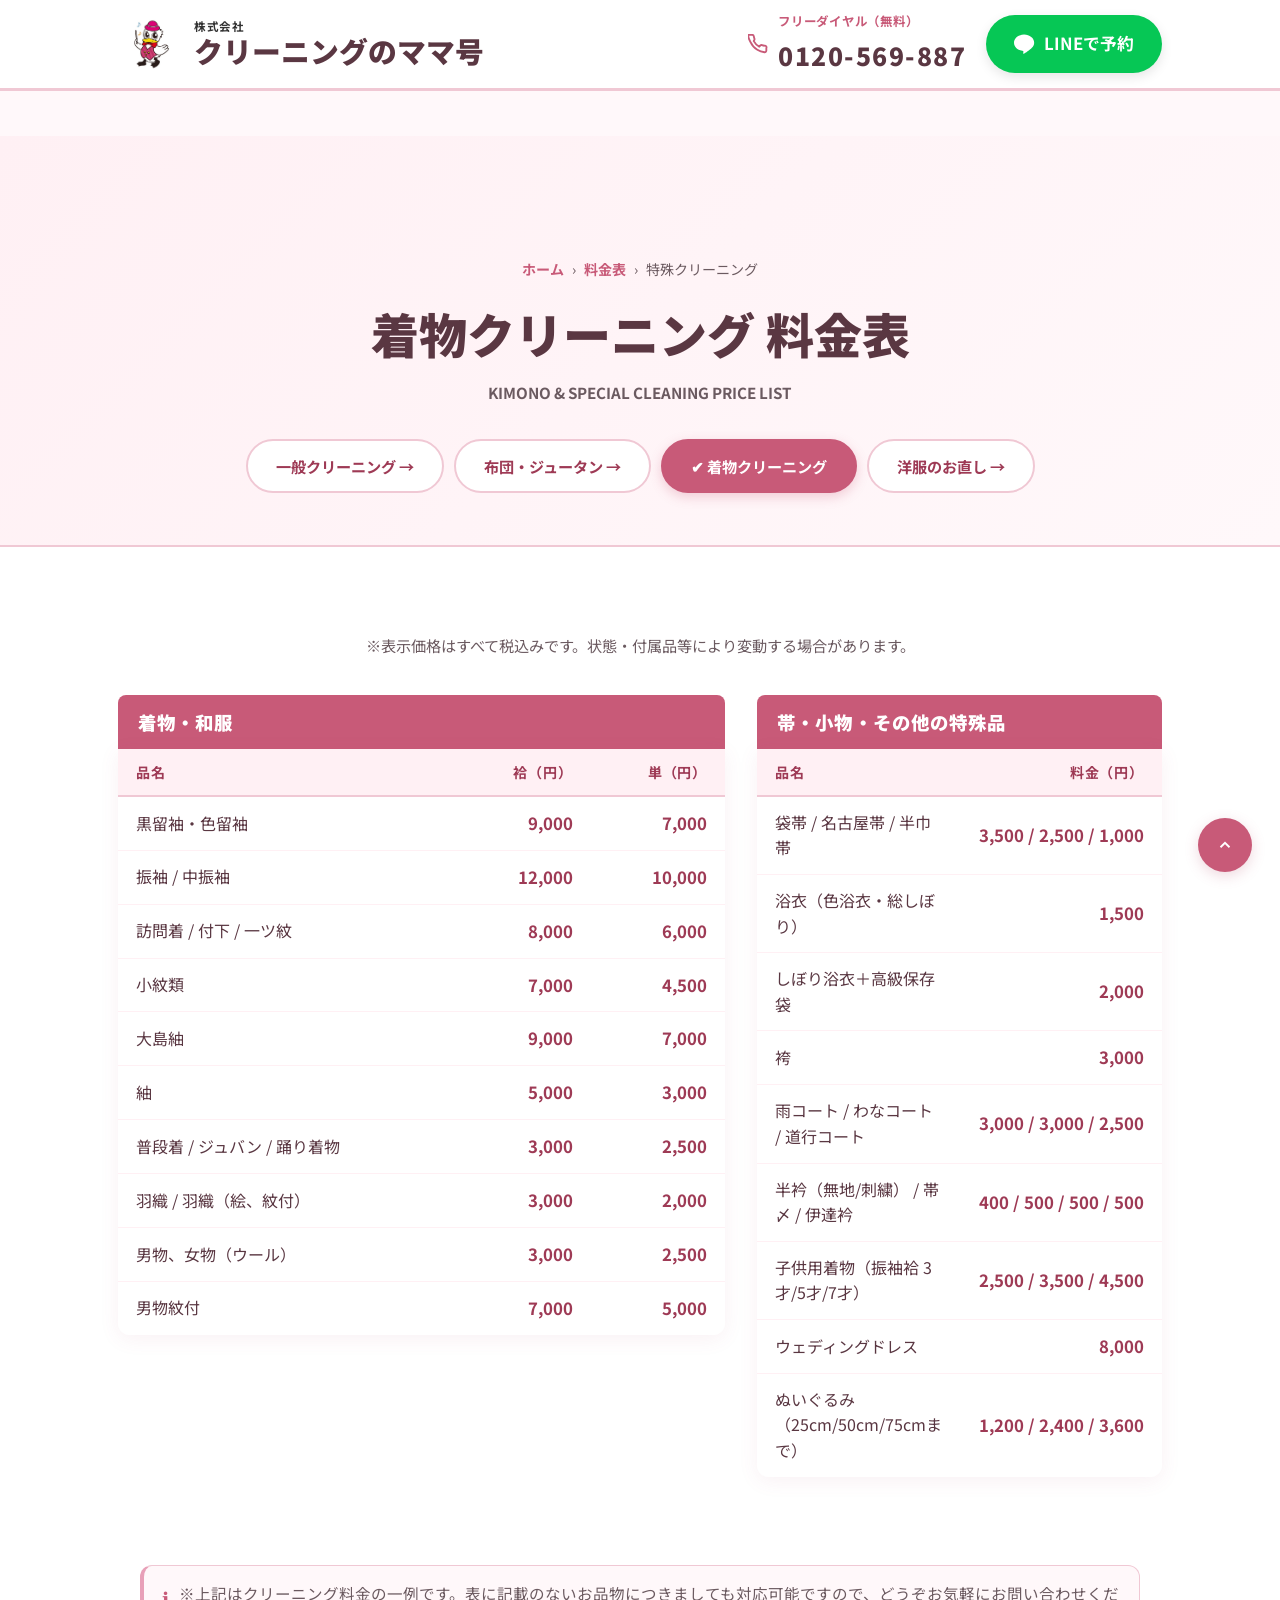
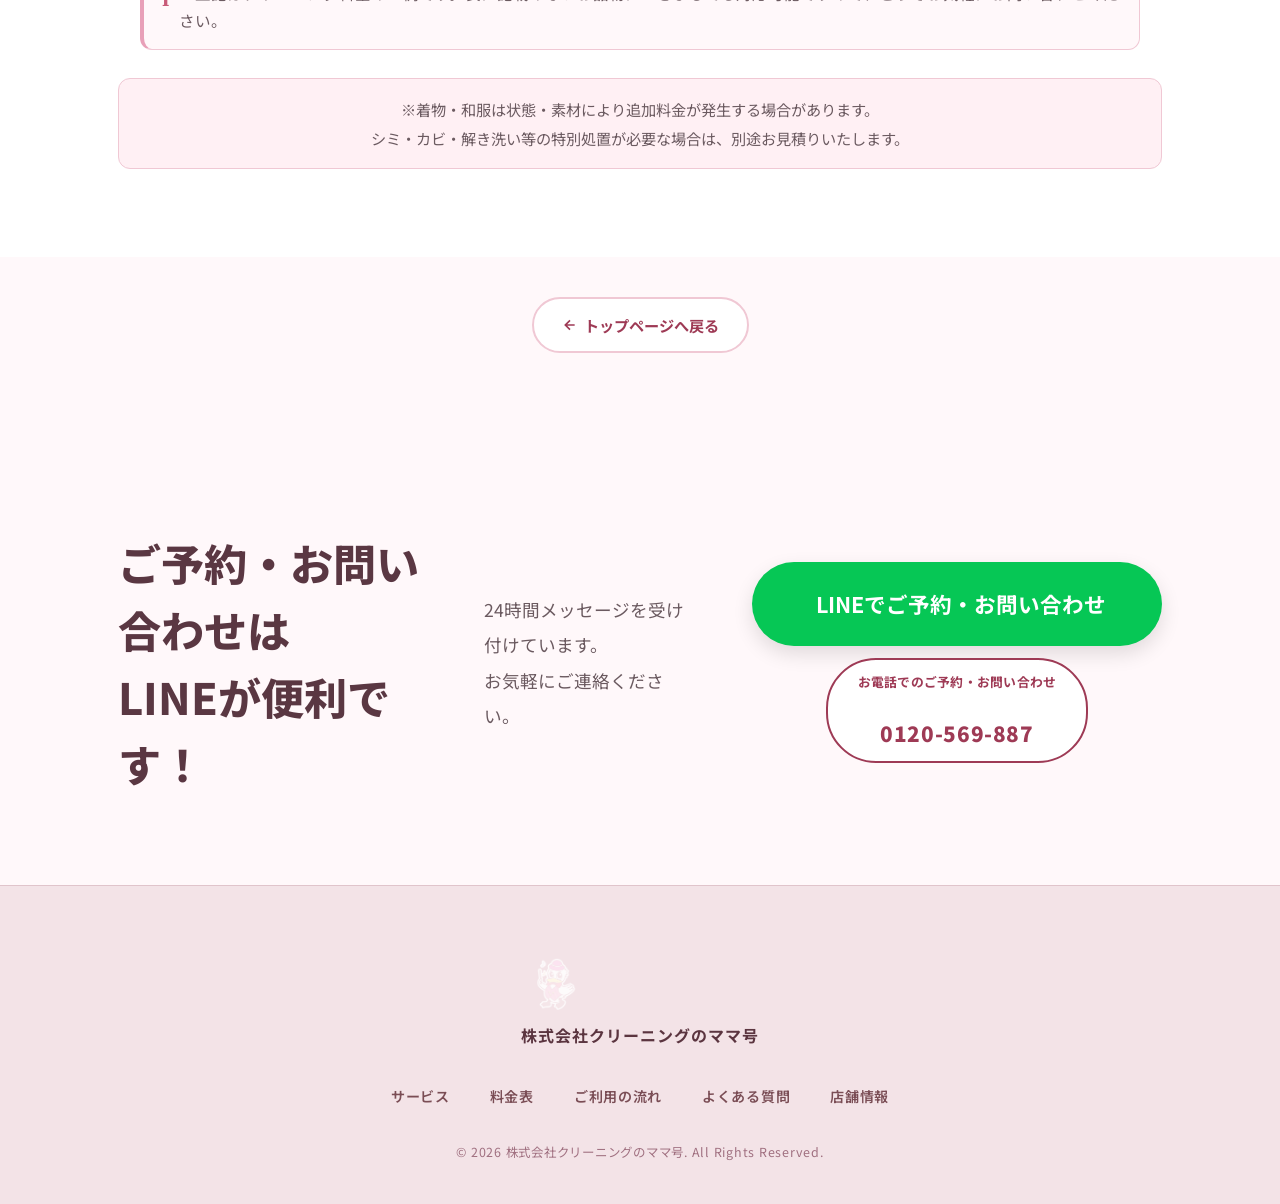
<file: price-special.html>
<!DOCTYPE html>
<html lang="ja">
<head>
  <!-- Google tag (gtag.js) -->
  <script async src="https://www.googletagmanager.com/gtag/js?id=G-Z2GE9FZGZ0"></script>
  <script>
    window.dataLayer = window.dataLayer || [];
    function gtag(){dataLayer.push(arguments);}
    gtag('js', new Date());

    gtag('config', 'G-Z2GE9FZGZ0');
  </script>

  <meta charset="UTF-8">
  <meta name="viewport" content="width=device-width, initial-scale=1.0">
  <title>着物クリーニング 料金表 | クリーニングのママ号</title>
  <meta name="description" content="着物クリーニングの料金表。青森県津軽地方対応、無料集配。大切な着物を専門技術で丁寧に仕上げます。">
  <link rel="canonical" href="https://cleaning-mamago.com/price-special.html">
  <link rel="icon" href="favicon.ico" sizes="any">
  <link rel="icon" type="image/png" sizes="32x32" href="favicon-32x32.png">
  <link rel="icon" type="image/png" sizes="16x16" href="favicon-16x16.png">
  <link rel="apple-touch-icon" sizes="180x180" href="apple-touch-icon.png">
  <link rel="stylesheet" href="style.css?v=20261105d">
  <link rel="preconnect" href="https://fonts.googleapis.com">
  <link href="https://fonts.googleapis.com/css2?family=Noto+Sans+JP:wght@400;700;900&display=swap" rel="stylesheet">
  <script src="scroll-clean.js" defer></script>
  <script src="ga4-events.js" defer></script>
  <style>
    .price-tabs {
      display: flex;
      flex-wrap: wrap;
      gap: 10px;
      justify-content: center;
      padding: 32px 0 0;
    }

    .price-tab {
      display: inline-block;
      padding: 11px 28px;
      border-radius: 50px;
      font-size: 0.95rem;
      font-weight: 700;
      text-decoration: none;
      transition: background 0.2s, border-color 0.2s, color 0.2s;
      white-space: nowrap;
    }

    .price-tab--active {
      background: var(--pink);
      color: #fff;
      border: 2px solid var(--pink);
      box-shadow: 0 4px 12px rgba(200, 79, 112, 0.25);
      pointer-events: none;
    }

    .price-tab--other {
      background: #fff;
      color: var(--pink-dark);
      border: 2px solid var(--border);
    }

    .price-tab--other:hover {
      background: var(--pink-light);
      border-color: var(--pink);
      opacity: 1;
    }

    .pn-cat-title {
      font-size: 1.15rem;
      font-weight: 900;
      color: #fff;
      background: var(--pink);
      padding: 10px 20px;
      border-radius: 8px 8px 0 0;
      margin: 0;
      letter-spacing: 0.06em;
    }

    .pn-block {
      margin-bottom: 48px;
    }

    .price-notice {
      display: flex;
      align-items: flex-start;
      gap: 10px;
      background: var(--pink-pale);
      border: 1.5px solid var(--border);
      border-left: 4px solid var(--pink-mid);
      border-radius: var(--radius);
      padding: 14px 18px;
      margin-top: 40px;
      max-width: 1000px;
      margin-left: auto;
      margin-right: auto;
      color: var(--text-mid);
      font-size: 0.97rem;
      line-height: 1.8;
    }

    .price-notice__icon {
      color: var(--pink);
      font-size: 1.2rem;
      flex-shrink: 0;
      margin-top: 1px;
    }

    .pn-table-wrap {
      overflow-x: auto;
      border-radius: 0 0 var(--radius) var(--radius);
      box-shadow: var(--shadow);
      -webkit-overflow-scrolling: touch;
    }

    .pn-table {
      width: 100%;
      border-collapse: collapse;
      font-size: 1rem;
      background: #fff;
      min-width: 320px;
    }

    .pn-table th {
      background: var(--pink-light);
      color: var(--pink-dark);
      font-weight: 700;
      font-size: 0.88rem;
      letter-spacing: 0.06em;
      padding: 10px 18px;
      text-align: left;
      border-bottom: 2px solid var(--border);
    }

    .pn-table th:not(:first-child) {
      text-align: right;
      white-space: nowrap;
    }

    .pn-table td {
      padding: 13px 18px;
      border-bottom: 1px solid var(--pink-light);
      color: var(--text);
      vertical-align: middle;
      line-height: 1.6;
    }

    .pn-table td:not(:first-child) {
      text-align: right;
      font-weight: 700;
      color: var(--pink-dark);
      white-space: nowrap;
      font-size: 1.05rem;
    }

    .pn-table tr:last-child td {
      border-bottom: none;
    }

    .pn-table tr:hover td {
      background: var(--pink-pale);
    }

    .pn-grid {
      display: grid;
      grid-template-columns: 3fr 2fr;
      gap: 32px;
    }

    @media (max-width: 760px) {
      .pn-grid {
        grid-template-columns: 1fr;
        gap: 24px;
      }

      .pn-table td,
      .pn-table th {
        padding: 11px 14px;
        font-size: 0.95rem;
      }

      .price-tab {
        padding: 9px 20px;
        font-size: 0.9rem;
      }
    }
  </style>
</head>
<body>

  <!-- ヘッダー -->
  <header class="header">
    <div class="container header__inner">
      <a href="/" class="logo">
        <img src="mascot.webp" alt="ロゴ" class="logo__img" style="mix-blend-mode: multiply;">
        <div class="logo__texts">
          <span class="logo__company">株式会社</span>
          <span class="logo__name">クリーニングのママ号</span>
        </div>
      </a>
      <div class="header__right">
        <a href="tel:0120-569-887" class="header__tel">
          <span class="header__tel-icon">
            <svg width="16" height="16" viewBox="0 0 24 24" fill="none" stroke="currentColor" stroke-width="2.2"><path d="M22 16.92v3a2 2 0 01-2.18 2 19.79 19.79 0 01-8.63-3.07A19.5 19.5 0 013.07 9.8a19.79 19.79 0 01-3.07-8.64A2 2 0 012 .99h3a2 2 0 012 1.72c.13.96.36 1.9.7 2.81a2 2 0 01-.45 2.11L6.91 8.5a16 16 0 006.59 6.59l1.27-1.27a2 2 0 012.11-.45c.91.34 1.85.57 2.81.7A2 2 0 0122 16.92z"/></svg>
          </span>
          <div>
            <span class="header__tel-label">フリーダイヤル（無料）</span>
            <span class="header__tel-num">0120-569-887</span>
          </div>
        </a>
        <a href="tel:0120-569-887" class="header__tel-btn" aria-label="電話をかける（0120-569-887）">
          <svg width="18" height="18" viewBox="0 0 24 24" fill="none" stroke="currentColor" stroke-width="2.2"><path d="M22 16.92v3a2 2 0 01-2.18 2 19.79 19.79 0 01-8.63-3.07A19.5 19.5 0 013.07 9.8a19.79 19.79 0 01-3.07-8.64A2 2 0 012 .99h3a2 2 0 012 1.72c.13.96.36 1.9.7 2.81a2 2 0 01-.45 2.11L6.91 8.5a16 16 0 006.59 6.59l1.27-1.27a2 2 0 012.11-.45c.91.34 1.85.57 2.81.7A2 2 0 0122 16.92z"/></svg>
        </a>
        <a href="https://lin.ee/rT3CLPX" class="btn-line btn-line--sm" target="_blank" rel="noopener noreferrer" aria-label="LINEで予約">
          <svg width="18" height="18" viewBox="0 0 24 24" fill="currentColor"><path d="M22 10.6c0-4.9-4.9-8.9-11-8.9S0 5.7 0 10.6c0 4.4 3.9 8.1 9.2 8.8.4.1.9.3 1 .6.1.3.1.7 0 1l-.2.9c0 .3-.2 1.1 1 .6s6.2-3.7 8.5-6.3c1.6-1.7 2.5-3.5 2.5-5.6z"/></svg>
          <span class="btn-line__full">LINEで予約</span>
          <span class="btn-line__mobile-text">LINE</span>
        </a>
      </div>
    </div>
  </header>

  <!-- ページヒーロー -->
  <section class="page-hero">
    <div class="container">
      <div class="page-hero__bread">
        <a href="/">ホーム</a>
        <span>›</span>
        <a href="price.html">料金表</a>
        <span>›</span>
        <span>特殊クリーニング</span>
      </div>
      <h1 class="page-hero__title">着物クリーニング 料金表</h1>
      <p class="page-hero__sub">KIMONO &amp; SPECIAL CLEANING PRICE LIST</p>
    </div>

    <!-- カテゴリタブ -->
    <nav class="container price-tabs">
      <a href="price-normal.html" class="price-tab price-tab--other">一般クリーニング →</a>
      <a href="price-futon.html" class="price-tab price-tab--other">布団・ジュータン →</a>
      <span class="price-tab price-tab--active">✔ 着物クリーニング</span>
      <a href="price-reform.html" class="price-tab price-tab--other">洋服のお直し →</a>
    </nav>
  </section>

  <!-- 料金テーブル本体 -->
  <section class="sec" style="background: var(--white);">
    <div class="container">

      <p class="price-note">※表示価格はすべて税込みです。状態・付属品等により変動する場合があります。</p>



      <div class="pn-grid">

        <!-- 1. 着物・和服（3カラム：品名・袷・単） -->
        <div class="pn-block">
          <h3 class="pn-cat-title">着物・和服</h3>
          <div class="pn-table-wrap">
            <table class="pn-table">
              <thead>
                <tr>
                  <th>品名</th>
                  <th>袷（円）</th>
                  <th>単（円）</th>
                </tr>
              </thead>
              <tbody>
                <tr><td>黒留袖・色留袖</td><td>9,000</td><td>7,000</td></tr>
                <tr><td>振袖 / 中振袖</td><td>12,000</td><td>10,000</td></tr>
                <tr><td>訪問着 / 付下 / 一ツ紋</td><td>8,000</td><td>6,000</td></tr>
                <tr><td>小紋類</td><td>7,000</td><td>4,500</td></tr>
                <tr><td>大島紬</td><td>9,000</td><td>7,000</td></tr>
                <tr><td>紬</td><td>5,000</td><td>3,000</td></tr>
                <tr><td>普段着 / ジュバン / 踊り着物</td><td>3,000</td><td>2,500</td></tr>
                <tr><td>羽織 / 羽織（絵、紋付）</td><td>3,000</td><td>2,000</td></tr>
                <tr><td>男物、女物（ウール）</td><td>3,000</td><td>2,500</td></tr>
                <tr><td>男物紋付</td><td>7,000</td><td>5,000</td></tr>
              </tbody>
            </table>
          </div>
        </div>

        <!-- 2. 帯・小物・特殊品 -->
        <div class="pn-block">
          <h3 class="pn-cat-title">帯・小物・その他の特殊品</h3>
          <div class="pn-table-wrap">
            <table class="pn-table">
              <thead>
                <tr><th>品名</th><th>料金（円）</th></tr>
              </thead>
              <tbody>
                <tr><td>袋帯 / 名古屋帯 / 半巾帯</td><td>3,500 / 2,500 / 1,000</td></tr>
                <tr><td>浴衣（色浴衣・総しぼり）</td><td>1,500</td></tr>
                <tr><td>しぼり浴衣＋高級保存袋</td><td>2,000</td></tr>
                <tr><td>袴</td><td>3,000</td></tr>
                <tr><td>雨コート / わなコート / 道行コート</td><td>3,000 / 3,000 / 2,500</td></tr>
                <tr><td>半衿（無地/刺繍） / 帯〆 / 伊達衿</td><td>400 / 500 / 500 / 500</td></tr>
                <tr><td>子供用着物（振袖袷 3才/5才/7才）</td><td>2,500 / 3,500 / 4,500</td></tr>
                <tr><td>ウェディングドレス</td><td>8,000</td></tr>
                <tr><td>ぬいぐるみ（25cm/50cm/75cmまで）</td><td>1,200 / 2,400 / 3,600</td></tr>
              </tbody>
            </table>
          </div>
        </div>

      </div>

      <div class="price-notice">
        <span class="price-notice__icon">ℹ</span>
        <p>※上記はクリーニング料金の一例です。表に記載のないお品物につきましても対応可能ですので、どうぞお気軽にお問い合わせください。</p>
      </div>

      <div class="price-footer-note">
        ※着物・和服は状態・素材により追加料金が発生する場合があります。<br>
        シミ・カビ・解き洗い等の特別処置が必要な場合は、別途お見積りいたします。
      </div>

    </div>
  </section>

  <!-- 戻るボタン -->
  <div class="sec" style="padding-top: 0; background: var(--pink-pale);">
    <div class="price-back">
      <a href="/" class="btn-back">
        <svg width="16" height="16" viewBox="0 0 24 24" fill="none" stroke="currentColor" stroke-width="2.5"><path d="M19 12H5M12 5l-7 7 7 7"/></svg>
        トップページへ戻る
      </a>
    </div>
  </div>

  <!-- LINE・CTA -->
  <section class="cta-section">
    <div class="container cta-inner">
      <h2 class="cta-title">ご予約・お問い合わせは<br>LINEが便利です！</h2>
      <p class="cta-desc">24時間メッセージを受け付けています。<br>お気軽にご連絡ください。</p>
      <div class="btn-pair">
        <a href="https://lin.ee/rT3CLPX" class="btn-line btn-line--xl" target="_blank" rel="noopener noreferrer">
          <svg width="28" height="28" viewBox="0 0 24 24" fill="currentColor"><path d="M22 10.6c0-4.9-4.9-8.9-11-8.9S0 5.7 0 10.6c0 4.4 3.9 8.1 9.2 8.8.4.1.9.3 1 .6.1.3.1.7 0 1l-.2.9c0 .3-.2 1.1 1 .6s6.2-3.7 8.5-6.3c1.6-1.7 2.5-3.5 2.5-5.6z"/></svg>
          LINEでご予約・お問い合わせ
        </a>
        <a href="tel:0120-569-887" class="btn-phone">
          <span class="phone-text">お電話でのご予約・お問い合わせ</span><br>
          <span class="phone-number">0120-569-887</span>
        </a>
      </div>
    </div>
  </section>

  <!-- フッター -->
  <footer class="footer">
    <div class="container footer__inner">
      <div class="footer__logo">
        <img src="mascot.webp" alt="ロゴ" class="footer__logo-img" style="mix-blend-mode: screen; opacity: 0.85;">
        <span class="footer__name">株式会社クリーニングのママ号</span>
      </div>
      <nav class="footer__nav">
        <a href="/#services">サービス</a>
        <a href="price.html">料金表</a>
        <a href="/#flow">ご利用の流れ</a>
        <a href="/#faq">よくある質問</a>
        <a href="/#info">店舗情報</a>
      </nav>
      <p class="footer__copy">&copy; 2026 株式会社クリーニングのママ号. All Rights Reserved.</p>
    </div>
  </footer>

  <!-- ページトップ -->
  <a href="#" class="pagetop" aria-label="ページトップへ戻る">
    <svg width="18" height="18" viewBox="0 0 24 24" fill="none" stroke="currentColor" stroke-width="2.5"><path d="M18 15l-6-6-6 6"/></svg>
  </a>

</body>
</html>
</file>
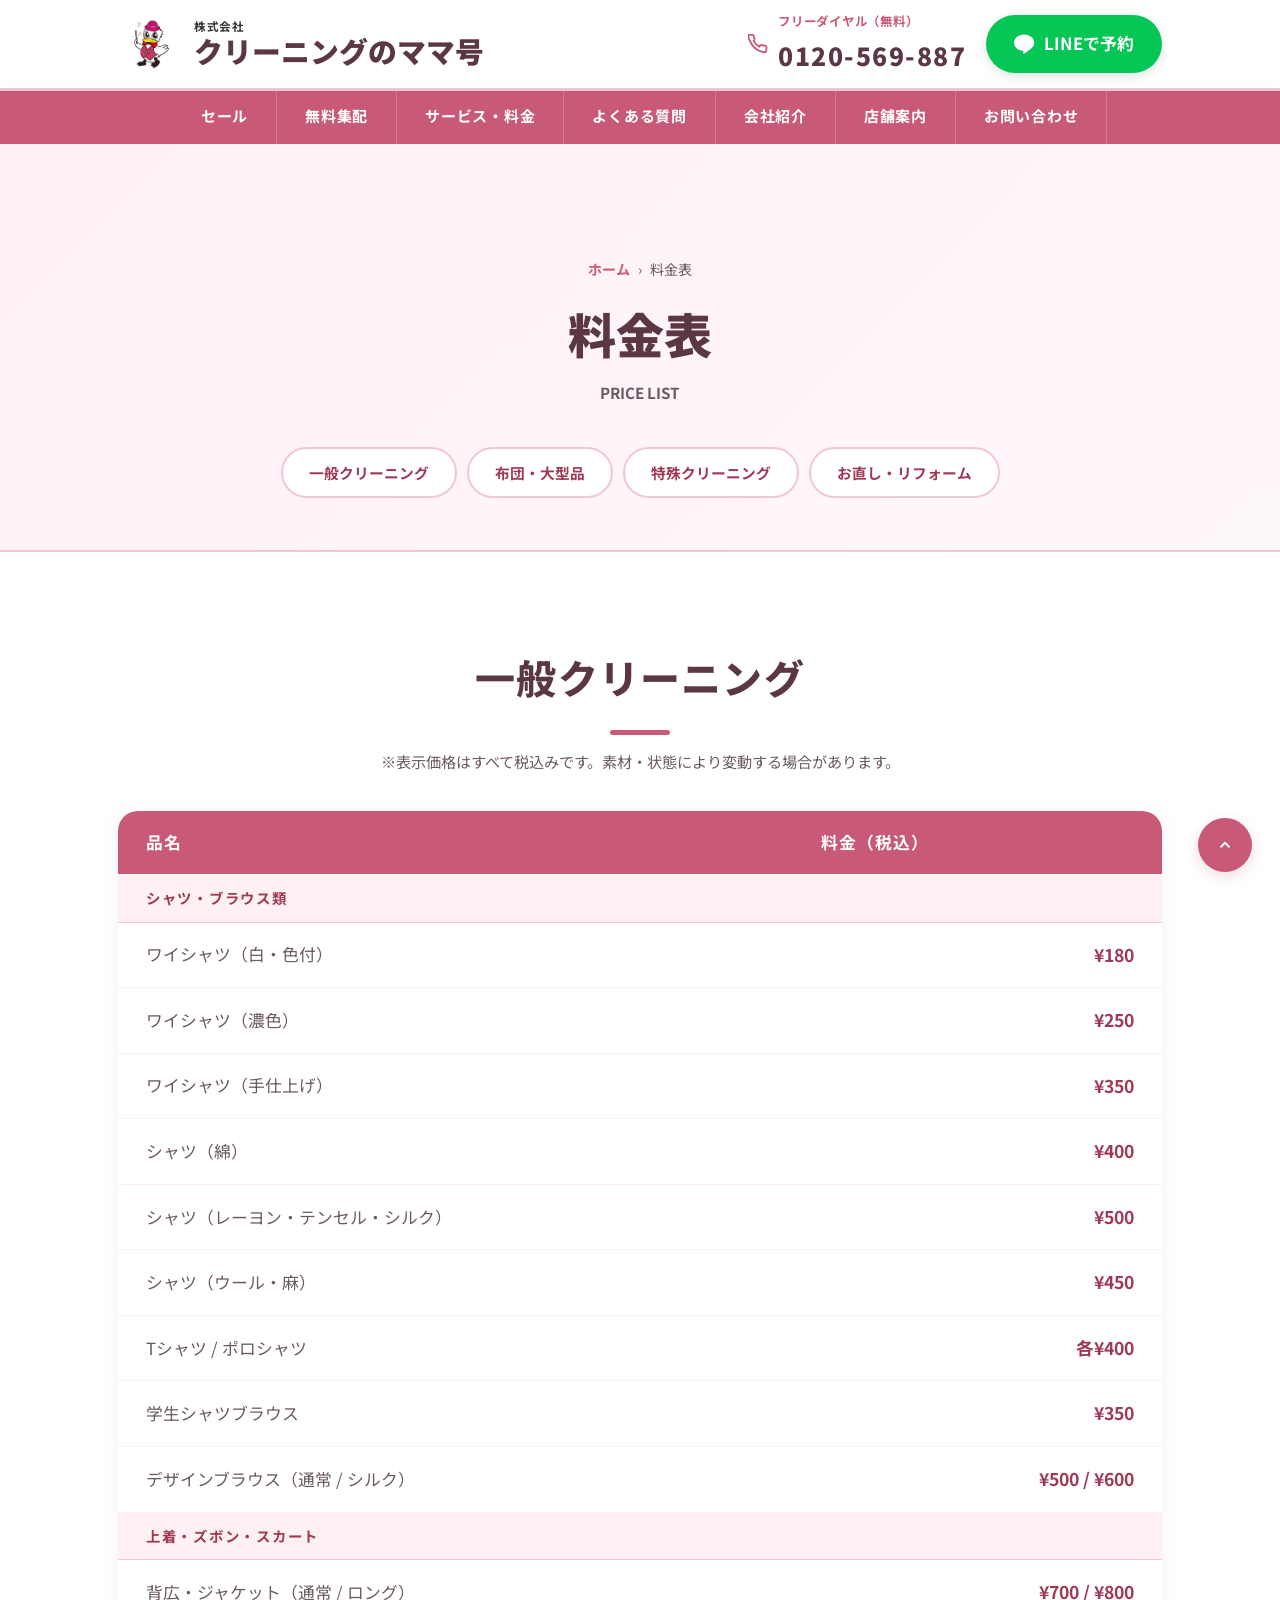
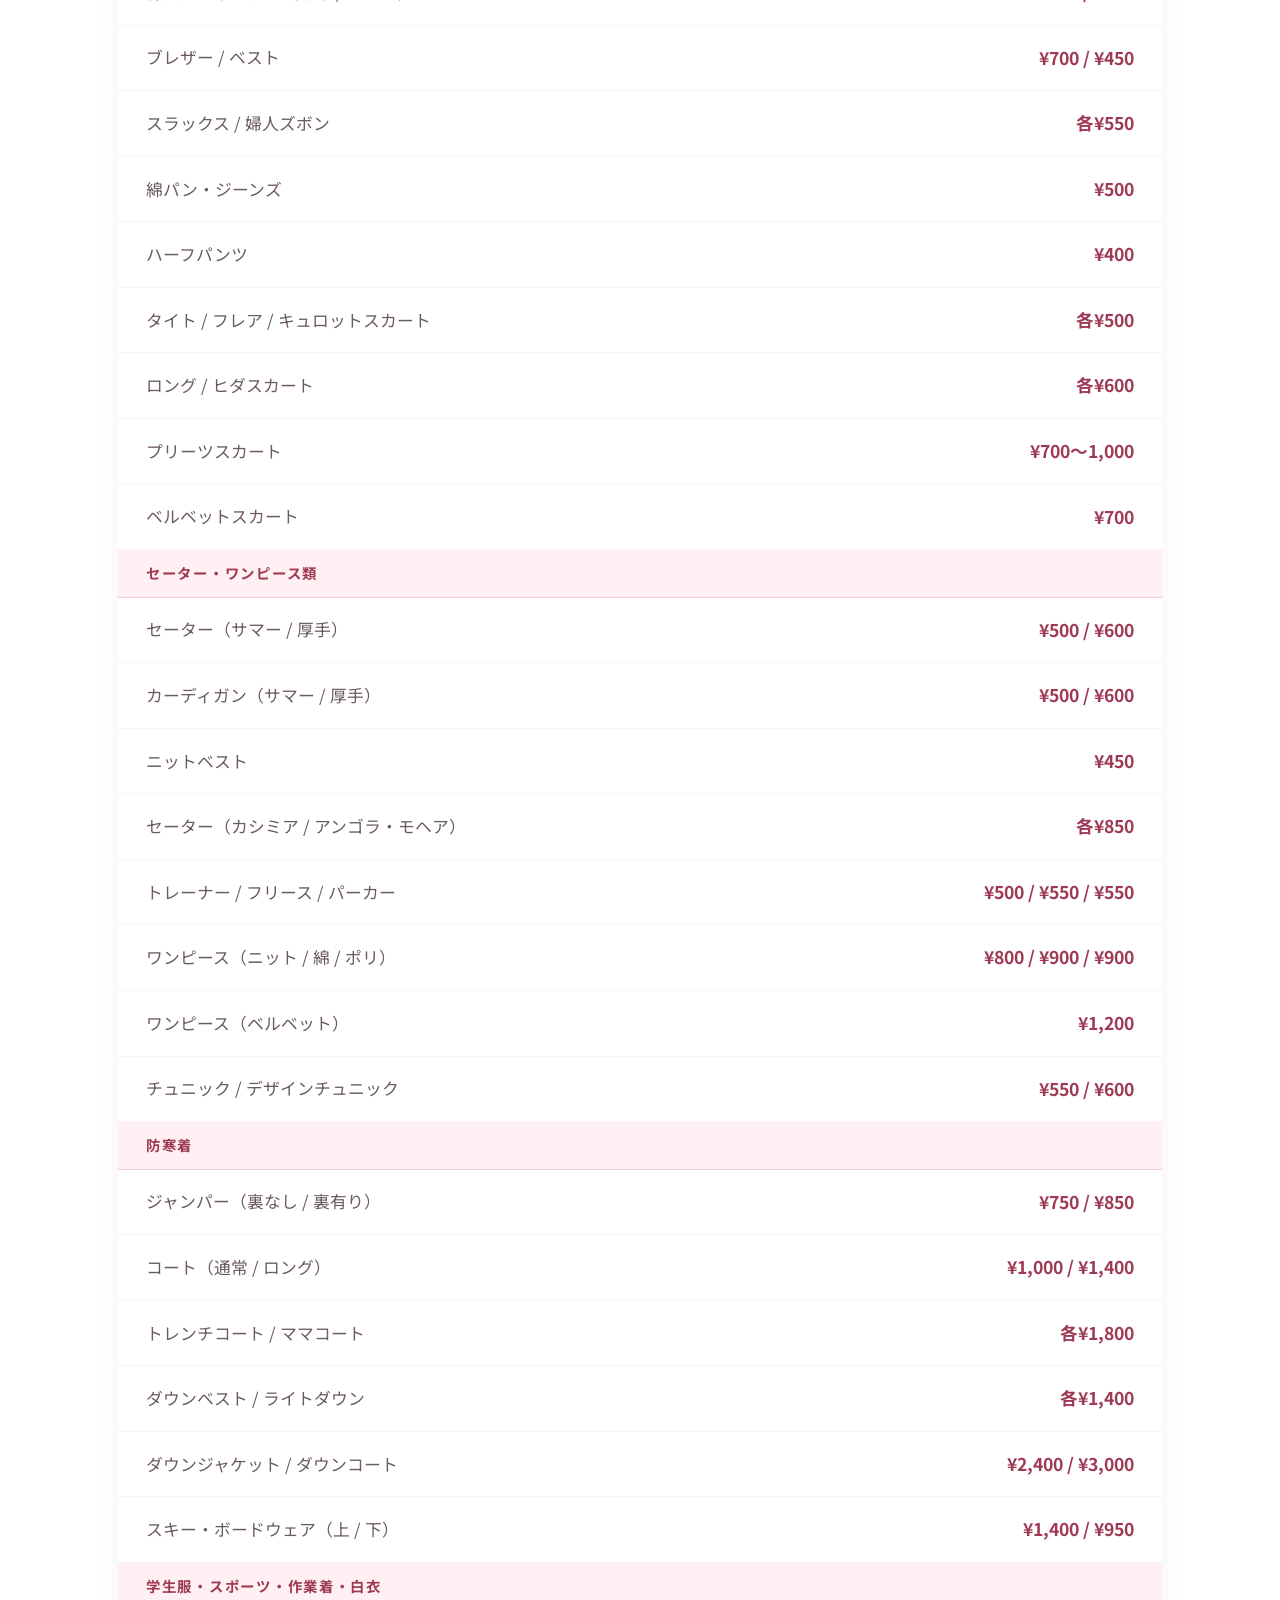
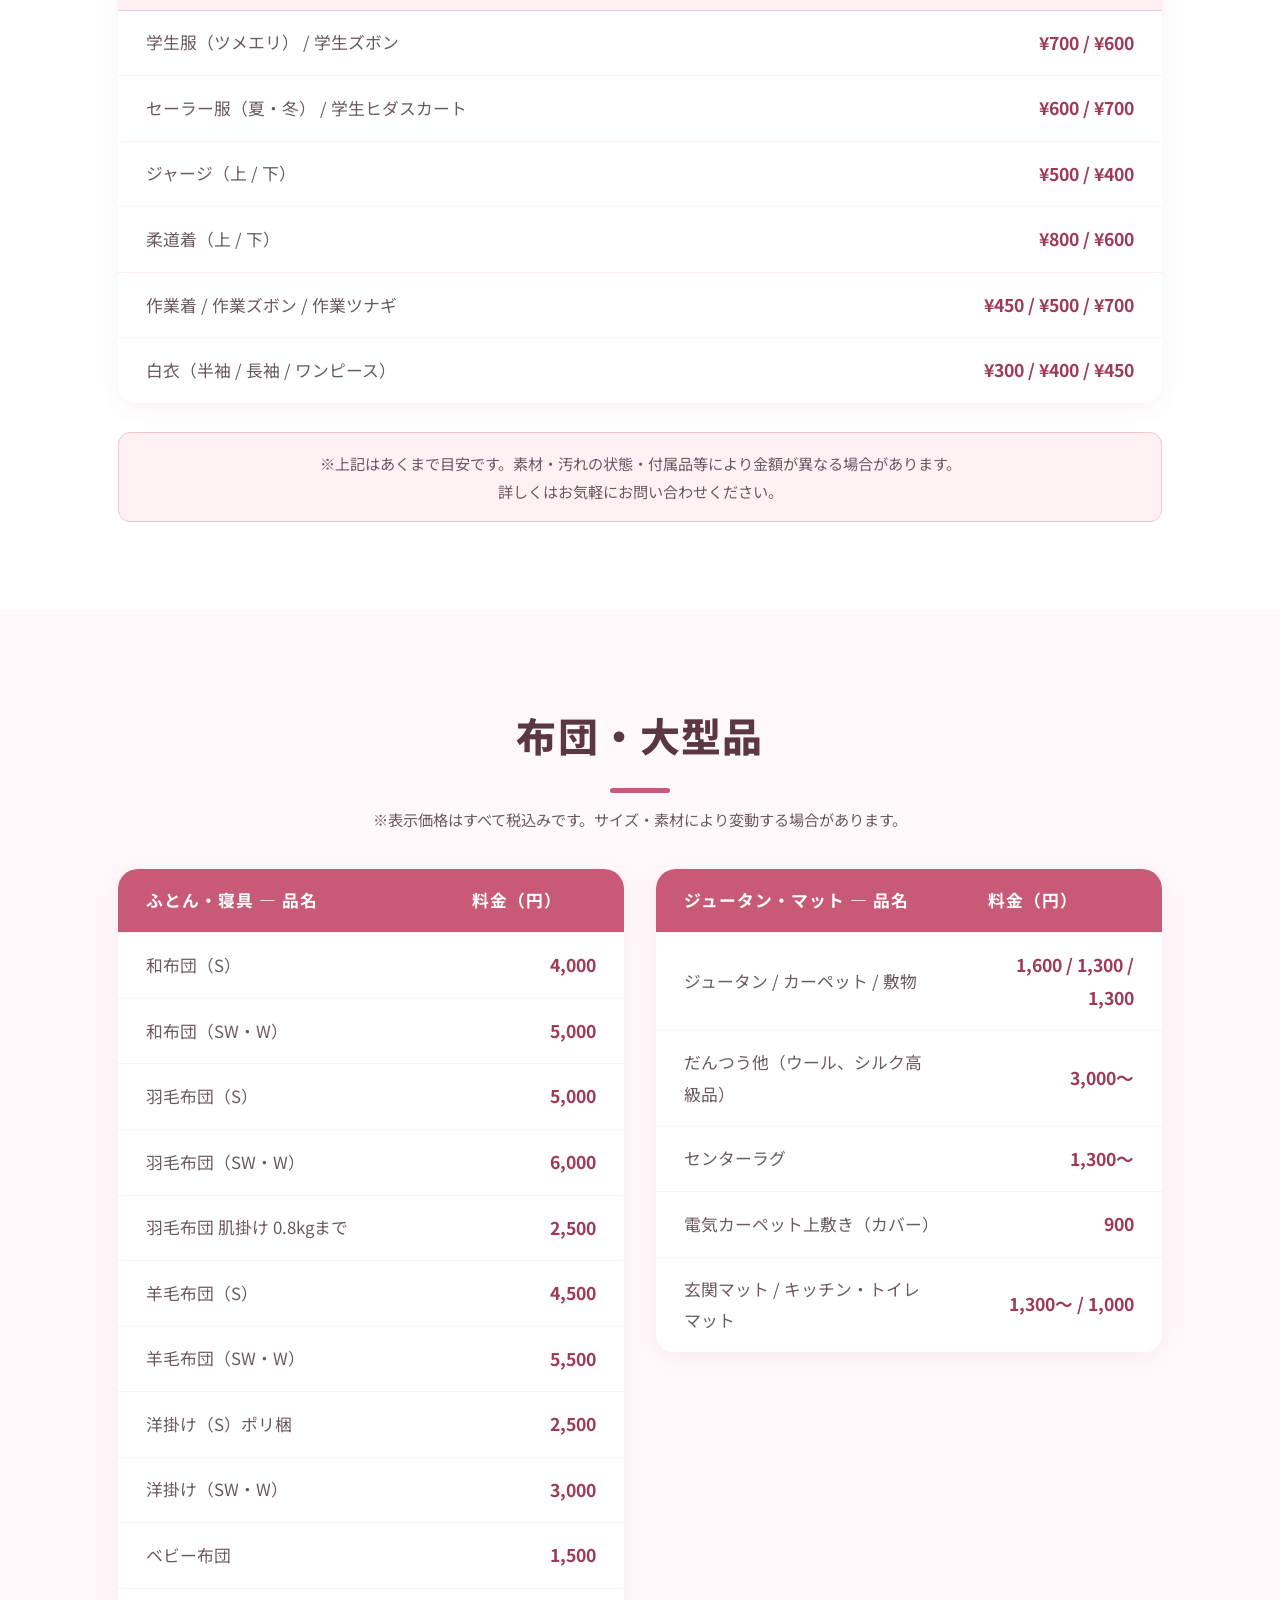
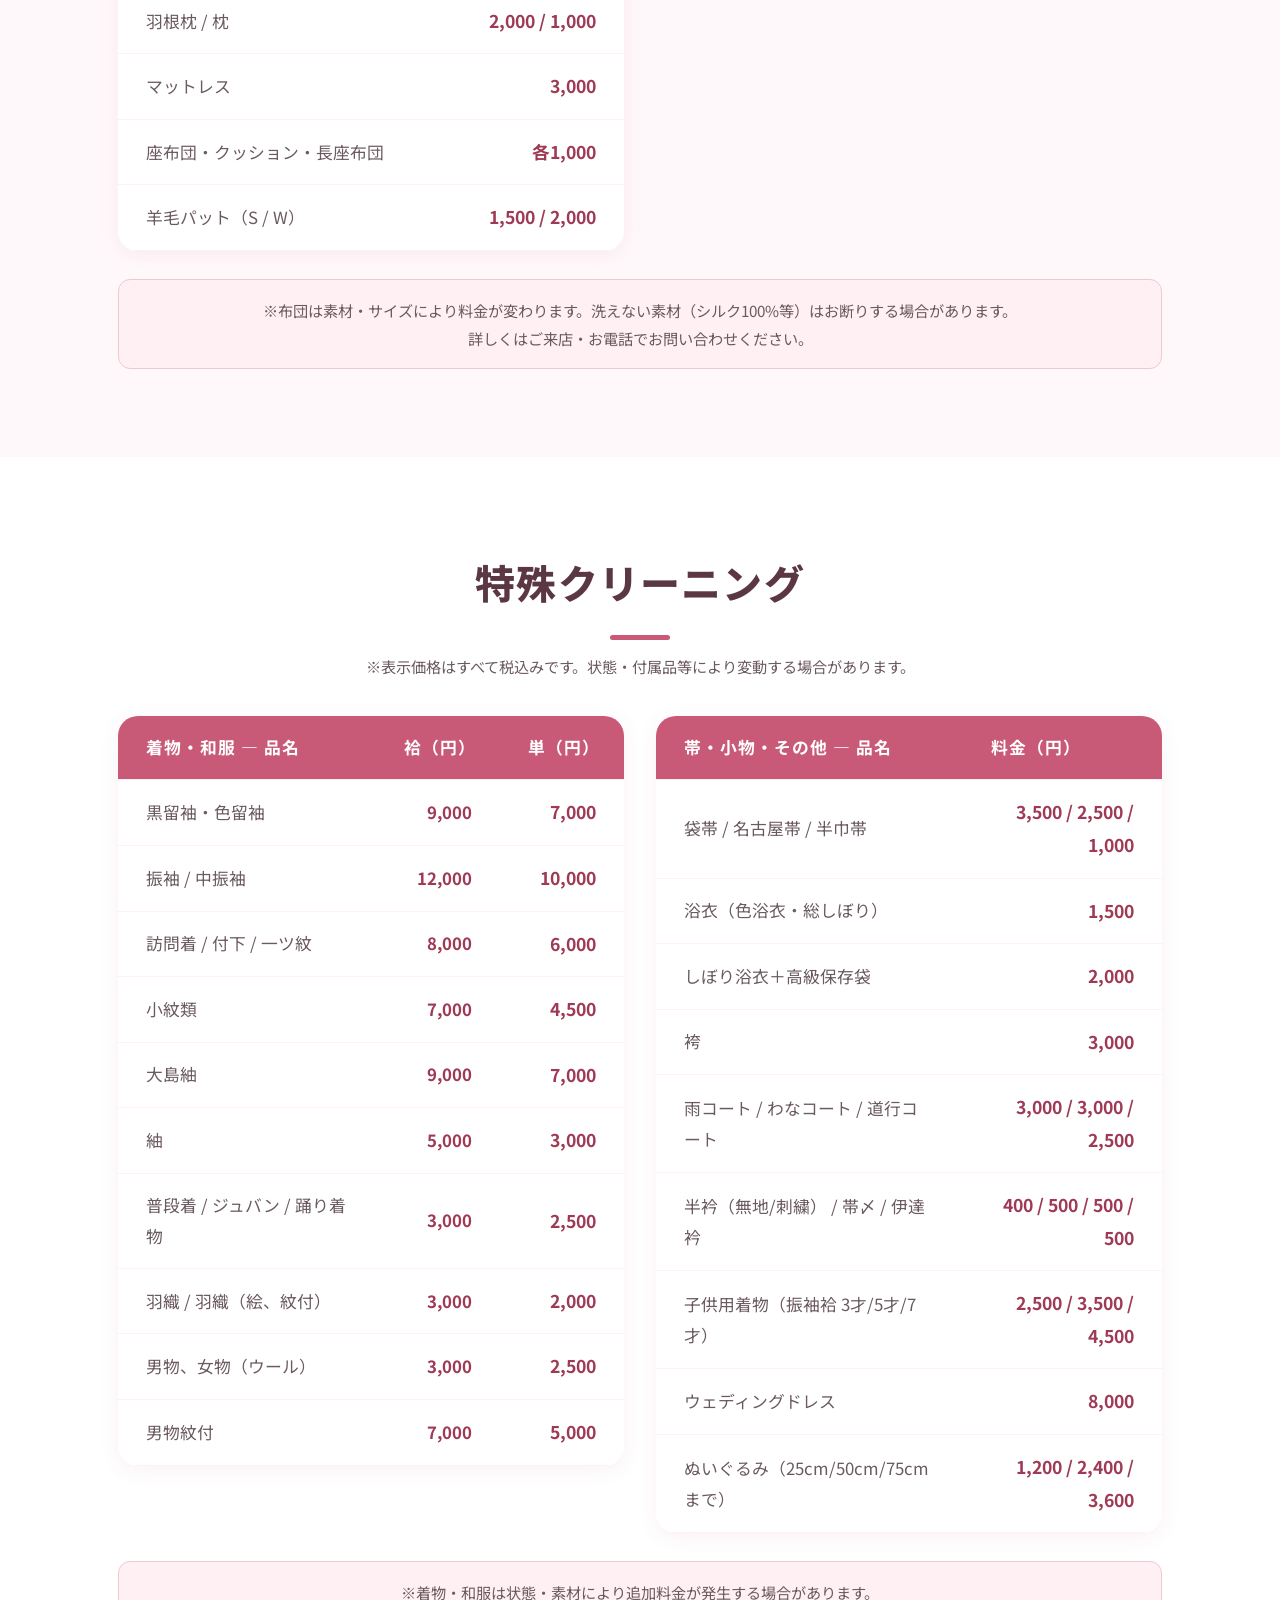
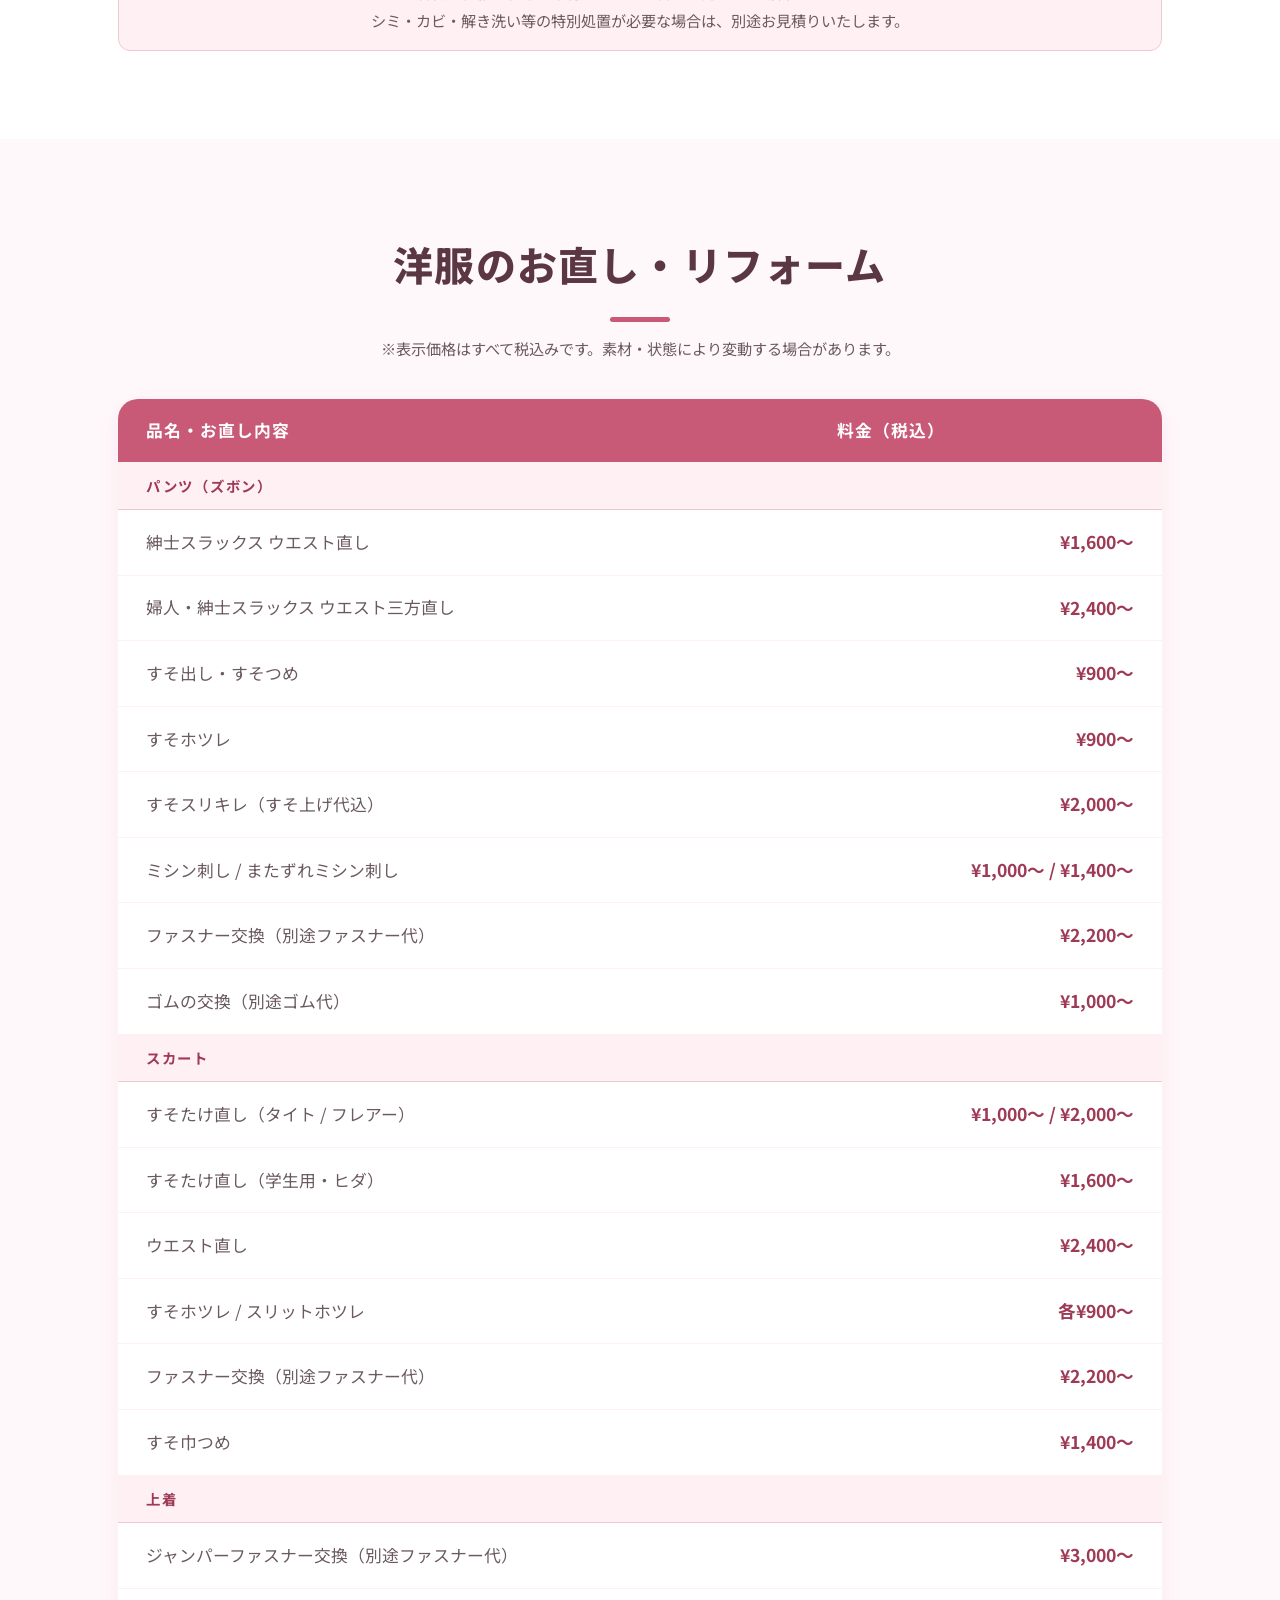
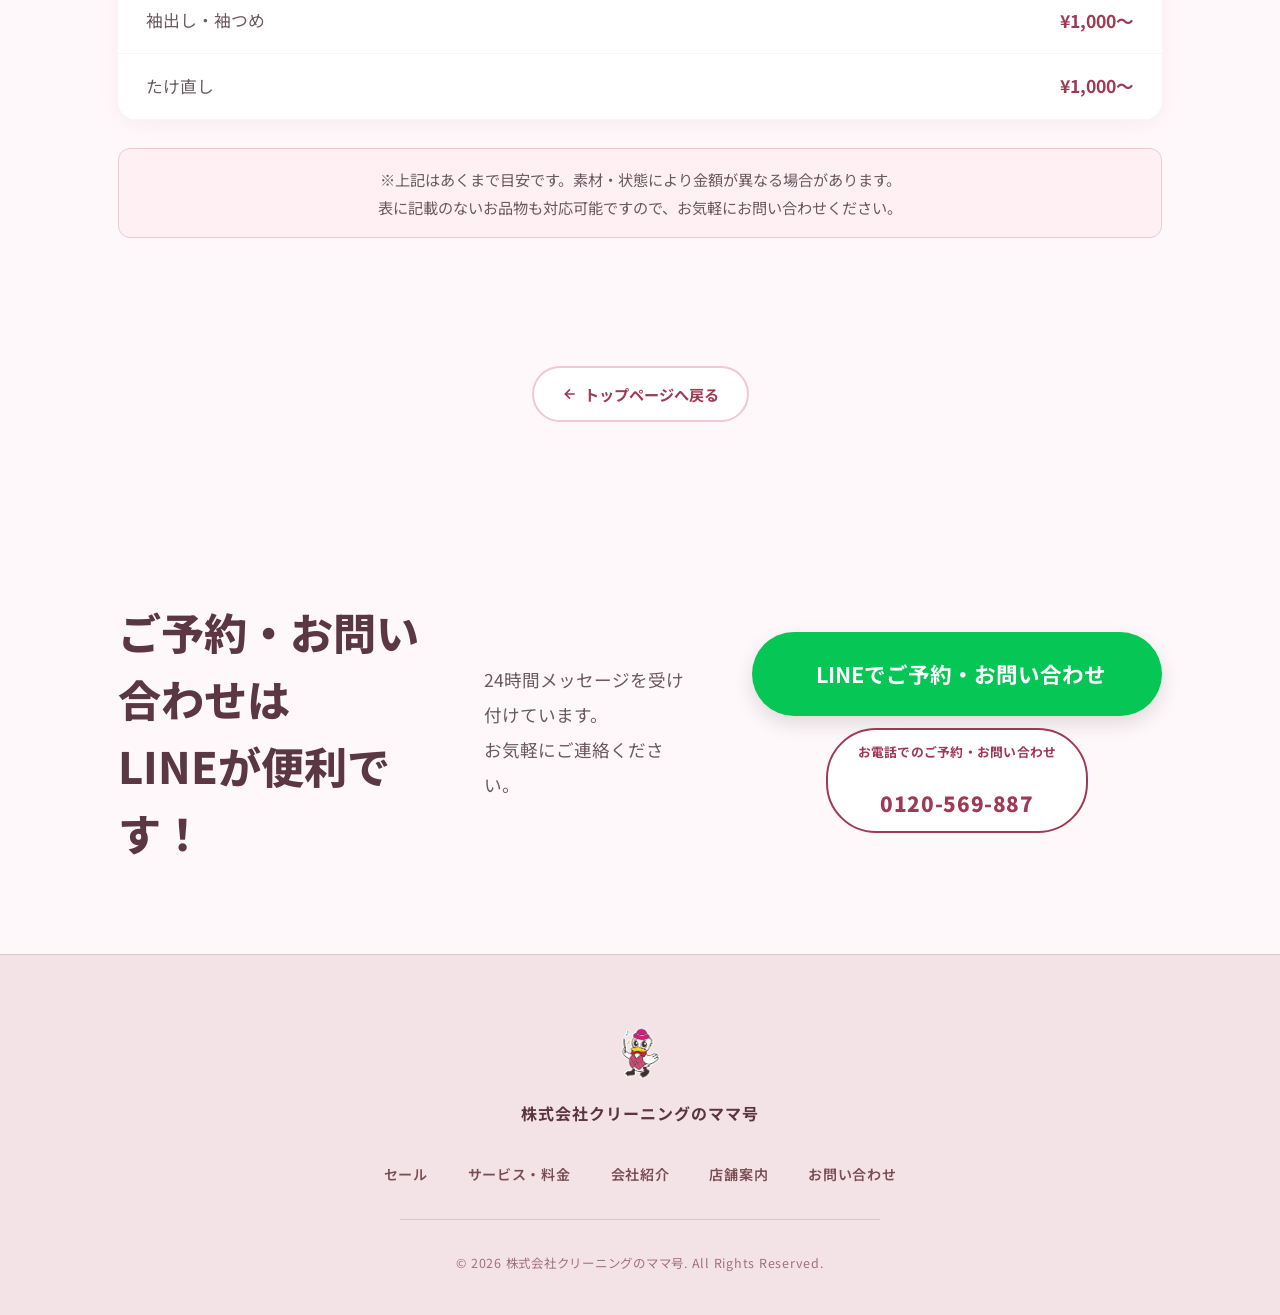
<file: price.html>
<!DOCTYPE html>
<html lang="ja">
<head>
  <!-- Google tag (gtag.js) -->
  <script async src="https://www.googletagmanager.com/gtag/js?id=G-Z2GE9FZGZ0"></script>
  <script>
    window.dataLayer = window.dataLayer || [];
    function gtag(){dataLayer.push(arguments);}
    gtag('js', new Date());

    gtag('config', 'G-Z2GE9FZGZ0');
  </script>

  <meta charset="UTF-8">
  <meta name="viewport" content="width=device-width, initial-scale=1.0">
  <title>料金表 | クリーニングのママ号</title>
  <meta name="description" content="クリーニングのママ号の料金表。一般クリーニング・布団/ジュータン・着物・お直しまで、青森県津軽地方対応の無料集配クリーニング専門店の価格をご案内。">
  <link rel="canonical" href="https://cleaning-mamago.com/price.html">

  <!-- Favicon -->
  <link rel="icon" href="favicon.ico" sizes="any">
  <link rel="icon" type="image/png" sizes="32x32" href="favicon-32x32.png">
  <link rel="icon" type="image/png" sizes="16x16" href="favicon-16x16.png">
  <link rel="apple-touch-icon" sizes="180x180" href="apple-touch-icon.png">

  <!-- OGP -->
  <meta property="og:type"        content="website">
  <meta property="og:locale"      content="ja_JP">
  <meta property="og:site_name"   content="株式会社クリーニングのママ号">
  <meta property="og:title"       content="料金表 | クリーニングのママ号">
  <meta property="og:description" content="クリーニングのママ号の料金表。一般クリーニング・布団/ジュータン・着物・お直しまで、青森県津軽地方対応の無料集配クリーニング専門店の価格をご案内。">
  <meta property="og:url"         content="https://cleaning-mamago.com/price.html">
  <meta property="og:image"       content="https://cleaning-mamago.com/feature-banner.jpg">

  <!-- Twitter Card -->
  <meta name="twitter:card"        content="summary_large_image">
  <meta name="twitter:title"       content="料金表 | クリーニングのママ号">
  <meta name="twitter:description" content="クリーニングのママ号の料金表。青森県津軽地方対応の無料集配クリーニング専門店。">
  <meta name="twitter:image"       content="https://cleaning-mamago.com/feature-banner.jpg">

  <link rel="stylesheet" href="style.css?v=20261105d">
  <link rel="preconnect" href="https://fonts.googleapis.com">
  <link href="https://fonts.googleapis.com/css2?family=Noto+Sans+JP:wght@400;700;900&display=swap" rel="stylesheet">
  <script src="scroll-clean.js" defer></script>
  <script src="ga4-events.js" defer></script>
</head>
<body>

  <!-- ヘッダー -->
  <header class="header">
    <div class="container header__inner">
      <a href="/" class="logo">
        <img src="mascot.webp" alt="ロゴ" class="logo__img" style="mix-blend-mode: multiply;">
        <div class="logo__texts">
          <span class="logo__company">株式会社</span>
          <span class="logo__name">クリーニングのママ号</span>
        </div>
      </a>
      <div class="header__right">
        <a href="tel:0120-569-887" class="header__tel">
          <span class="header__tel-icon">
            <svg width="16" height="16" viewBox="0 0 24 24" fill="none" stroke="currentColor" stroke-width="2.2"><path d="M22 16.92v3a2 2 0 01-2.18 2 19.79 19.79 0 01-8.63-3.07A19.5 19.5 0 013.07 9.8a19.79 19.79 0 01-3.07-8.64A2 2 0 012 .99h3a2 2 0 012 1.72c.13.96.36 1.9.7 2.81a2 2 0 01-.45 2.11L6.91 8.5a16 16 0 006.59 6.59l1.27-1.27a2 2 0 012.11-.45c.91.34 1.85.57 2.81.7A2 2 0 0122 16.92z"/></svg>
          </span>
          <div>
            <span class="header__tel-label">フリーダイヤル（無料）</span>
            <span class="header__tel-num">0120-569-887</span>
          </div>
        </a>
        <a href="tel:0120-569-887" class="header__tel-btn" aria-label="電話をかける（0120-569-887）">
          <svg width="18" height="18" viewBox="0 0 24 24" fill="none" stroke="currentColor" stroke-width="2.2"><path d="M22 16.92v3a2 2 0 01-2.18 2 19.79 19.79 0 01-8.63-3.07A19.5 19.5 0 013.07 9.8a19.79 19.79 0 01-3.07-8.64A2 2 0 012 .99h3a2 2 0 012 1.72c.13.96.36 1.9.7 2.81a2 2 0 01-.45 2.11L6.91 8.5a16 16 0 006.59 6.59l1.27-1.27a2 2 0 012.11-.45c.91.34 1.85.57 2.81.7A2 2 0 0122 16.92z"/></svg>
        </a>
        <a href="https://lin.ee/rT3CLPX" class="btn-line btn-line--sm" target="_blank" rel="noopener noreferrer" aria-label="LINEで予約">
          <svg width="18" height="18" viewBox="0 0 24 24" fill="currentColor"><path d="M22 10.6c0-4.9-4.9-8.9-11-8.9S0 5.7 0 10.6c0 4.4 3.9 8.1 9.2 8.8.4.1.9.3 1 .6.1.3.1.7 0 1l-.2.9c0 .3-.2 1.1 1 .6s6.2-3.7 8.5-6.3c1.6-1.7 2.5-3.5 2.5-5.6z"/></svg>
          <span class="btn-line__full">LINEで予約</span>
          <span class="btn-line__mobile-text">LINE</span>
        </a>
      </div>
    </div>
  </header>

  <!-- サイトナビゲーション -->
  <nav class="site-nav" aria-label="サイトナビゲーション">
    <ul class="site-nav__list">
      <li><a href="/#sale"     class="site-nav__link">セール</a></li>
      <li><a href="/#pickup"   class="site-nav__link">無料集配</a></li>
      <li><a href="/#services" class="site-nav__link">サービス・料金</a></li>
      <li><a href="/#faq"      class="site-nav__link">よくある質問</a></li>
      <li><a href="/#company"  class="site-nav__link">会社紹介</a></li>
      <li><a href="/#shops"    class="site-nav__link">店舗案内</a></li>
      <li><a href="/#contact"  class="site-nav__link">お問い合わせ</a></li>
    </ul>
  </nav>

  <!-- ページヒーロー -->
  <section class="page-hero">
    <div class="container">
      <div class="page-hero__bread">
        <a href="/">ホーム</a>
        <span>›</span>
        <span>料金表</span>
      </div>
      <h1 class="page-hero__title">料金表</h1>
      <p class="page-hero__sub">PRICE LIST</p>
    </div>
    <nav class="price-nav container">
      <a href="#normal">一般クリーニング</a>
      <a href="#futon">布団・大型品</a>
      <a href="#special">特殊クリーニング</a>
      <a href="#reform">お直し・リフォーム</a>
    </nav>
  </section>

  <!-- 一般クリーニング -->
  <section class="sec" id="normal" style="background: var(--white);">
    <div class="container">
      <h2 class="sec-title">一般クリーニング</h2>
      <p class="price-note">※表示価格はすべて税込みです。素材・状態により変動する場合があります。</p>
      <div class="price-table-wrap">
        <table class="price-table">
          <thead>
            <tr><th>品名</th><th>料金（税込）</th></tr>
          </thead>
          <tbody>
            <tr class="price-cat"><td colspan="2">シャツ・ブラウス類</td></tr>
            <tr><td>ワイシャツ（白・色付）</td><td>¥180</td></tr>
            <tr><td>ワイシャツ（濃色）</td><td>¥250</td></tr>
            <tr><td>ワイシャツ（手仕上げ）</td><td>¥350</td></tr>
            <tr><td>シャツ（綿）</td><td>¥400</td></tr>
            <tr><td>シャツ（レーヨン・テンセル・シルク）</td><td>¥500</td></tr>
            <tr><td>シャツ（ウール・麻）</td><td>¥450</td></tr>
            <tr><td>Tシャツ / ポロシャツ</td><td>各¥400</td></tr>
            <tr><td>学生シャツブラウス</td><td>¥350</td></tr>
            <tr><td>デザインブラウス（通常 / シルク）</td><td>¥500 / ¥600</td></tr>
            <tr class="price-cat"><td colspan="2">上着・ズボン・スカート</td></tr>
            <tr><td>背広・ジャケット（通常 / ロング）</td><td>¥700 / ¥800</td></tr>
            <tr><td>ブレザー / ベスト</td><td>¥700 / ¥450</td></tr>
            <tr><td>スラックス / 婦人ズボン</td><td>各¥550</td></tr>
            <tr><td>綿パン・ジーンズ</td><td>¥500</td></tr>
            <tr><td>ハーフパンツ</td><td>¥400</td></tr>
            <tr><td>タイト / フレア / キュロットスカート</td><td>各¥500</td></tr>
            <tr><td>ロング / ヒダスカート</td><td>各¥600</td></tr>
            <tr><td>プリーツスカート</td><td>¥700〜1,000</td></tr>
            <tr><td>ベルベットスカート</td><td>¥700</td></tr>
            <tr class="price-cat"><td colspan="2">セーター・ワンピース類</td></tr>
            <tr><td>セーター（サマー / 厚手）</td><td>¥500 / ¥600</td></tr>
            <tr><td>カーディガン（サマー / 厚手）</td><td>¥500 / ¥600</td></tr>
            <tr><td>ニットベスト</td><td>¥450</td></tr>
            <tr><td>セーター（カシミア / アンゴラ・モヘア）</td><td>各¥850</td></tr>
            <tr><td>トレーナー / フリース / パーカー</td><td>¥500 / ¥550 / ¥550</td></tr>
            <tr><td>ワンピース（ニット / 綿 / ポリ）</td><td>¥800 / ¥900 / ¥900</td></tr>
            <tr><td>ワンピース（ベルベット）</td><td>¥1,200</td></tr>
            <tr><td>チュニック / デザインチュニック</td><td>¥550 / ¥600</td></tr>
            <tr class="price-cat"><td colspan="2">防寒着</td></tr>
            <tr><td>ジャンパー（裏なし / 裏有り）</td><td>¥750 / ¥850</td></tr>
            <tr><td>コート（通常 / ロング）</td><td>¥1,000 / ¥1,400</td></tr>
            <tr><td>トレンチコート / ママコート</td><td>各¥1,800</td></tr>
            <tr><td>ダウンベスト / ライトダウン</td><td>各¥1,400</td></tr>
            <tr><td>ダウンジャケット / ダウンコート</td><td>¥2,400 / ¥3,000</td></tr>
            <tr><td>スキー・ボードウェア（上 / 下）</td><td>¥1,400 / ¥950</td></tr>
            <tr class="price-cat"><td colspan="2">学生服・スポーツ・作業着・白衣</td></tr>
            <tr><td>学生服（ツメエリ） / 学生ズボン</td><td>¥700 / ¥600</td></tr>
            <tr><td>セーラー服（夏・冬） / 学生ヒダスカート</td><td>¥600 / ¥700</td></tr>
            <tr><td>ジャージ（上 / 下）</td><td>¥500 / ¥400</td></tr>
            <tr><td>柔道着（上 / 下）</td><td>¥800 / ¥600</td></tr>
            <tr><td>作業着 / 作業ズボン / 作業ツナギ</td><td>¥450 / ¥500 / ¥700</td></tr>
            <tr><td>白衣（半袖 / 長袖 / ワンピース）</td><td>¥300 / ¥400 / ¥450</td></tr>
          </tbody>
        </table>
      </div>
      <div class="price-footer-note">
        ※上記はあくまで目安です。素材・汚れの状態・付属品等により金額が異なる場合があります。<br>
        詳しくはお気軽にお問い合わせください。
      </div>
    </div>
  </section>

  <!-- 布団・大型品 -->
  <section class="price-page-sec sec" id="futon">
    <div class="container">
      <h2 class="sec-title">布団・大型品</h2>
      <p class="price-note">※表示価格はすべて税込みです。サイズ・素材により変動する場合があります。</p>
      <div class="price-table-grid">

        <div>
          <div class="price-table-wrap">
            <table class="price-table">
              <thead>
                <tr><th>ふとん・寝具 — 品名</th><th>料金（円）</th></tr>
              </thead>
              <tbody>
                <tr><td>和布団（S）</td><td>4,000</td></tr>
                <tr><td>和布団（SW・W）</td><td>5,000</td></tr>
                <tr><td>羽毛布団（S）</td><td>5,000</td></tr>
                <tr><td>羽毛布団（SW・W）</td><td>6,000</td></tr>
                <tr><td>羽毛布団 肌掛け 0.8kgまで</td><td>2,500</td></tr>
                <tr><td>羊毛布団（S）</td><td>4,500</td></tr>
                <tr><td>羊毛布団（SW・W）</td><td>5,500</td></tr>
                <tr><td>洋掛け（S）ポリ梱</td><td>2,500</td></tr>
                <tr><td>洋掛け（SW・W）</td><td>3,000</td></tr>
                <tr><td>ベビー布団</td><td>1,500</td></tr>
                <tr><td>羽根枕 / 枕</td><td>2,000 / 1,000</td></tr>
                <tr><td>マットレス</td><td>3,000</td></tr>
                <tr><td>座布団・クッション・長座布団</td><td>各1,000</td></tr>
                <tr><td>羊毛パット（S / W）</td><td>1,500 / 2,000</td></tr>
              </tbody>
            </table>
          </div>
        </div>

        <div>
          <div class="price-table-wrap">
            <table class="price-table">
              <thead>
                <tr><th>ジュータン・マット — 品名</th><th>料金（円）</th></tr>
              </thead>
              <tbody>
                <tr><td>ジュータン / カーペット / 敷物</td><td>1,600 / 1,300 / 1,300</td></tr>
                <tr><td>だんつう他（ウール、シルク高級品）</td><td>3,000〜</td></tr>
                <tr><td>センターラグ</td><td>1,300〜</td></tr>
                <tr><td>電気カーペット上敷き（カバー）</td><td>900</td></tr>
                <tr><td>玄関マット / キッチン・トイレマット</td><td>1,300〜 / 1,000</td></tr>
              </tbody>
            </table>
          </div>
        </div>

      </div>
      <div class="price-footer-note">
        ※布団は素材・サイズにより料金が変わります。洗えない素材（シルク100%等）はお断りする場合があります。<br>
        詳しくはご来店・お電話でお問い合わせください。
      </div>
    </div>
  </section>

  <!-- 特殊クリーニング -->
  <section class="sec" id="special" style="background: var(--white);">
    <div class="container">
      <h2 class="sec-title">特殊クリーニング</h2>
      <p class="price-note">※表示価格はすべて税込みです。状態・付属品等により変動する場合があります。</p>
      <div class="price-table-grid">

        <div>
          <div class="price-table-wrap">
            <table class="price-table price-table--3col">
              <thead>
                <tr><th>着物・和服 — 品名</th><th>袷（円）</th><th>単（円）</th></tr>
              </thead>
              <tbody>
                <tr><td>黒留袖・色留袖</td><td>9,000</td><td>7,000</td></tr>
                <tr><td>振袖 / 中振袖</td><td>12,000</td><td>10,000</td></tr>
                <tr><td>訪問着 / 付下 / 一ツ紋</td><td>8,000</td><td>6,000</td></tr>
                <tr><td>小紋類</td><td>7,000</td><td>4,500</td></tr>
                <tr><td>大島紬</td><td>9,000</td><td>7,000</td></tr>
                <tr><td>紬</td><td>5,000</td><td>3,000</td></tr>
                <tr><td>普段着 / ジュバン / 踊り着物</td><td>3,000</td><td>2,500</td></tr>
                <tr><td>羽織 / 羽織（絵、紋付）</td><td>3,000</td><td>2,000</td></tr>
                <tr><td>男物、女物（ウール）</td><td>3,000</td><td>2,500</td></tr>
                <tr><td>男物紋付</td><td>7,000</td><td>5,000</td></tr>
              </tbody>
            </table>
          </div>
        </div>

        <div>
          <div class="price-table-wrap">
            <table class="price-table">
              <thead>
                <tr><th>帯・小物・その他 — 品名</th><th>料金（円）</th></tr>
              </thead>
              <tbody>
                <tr><td>袋帯 / 名古屋帯 / 半巾帯</td><td>3,500 / 2,500 / 1,000</td></tr>
                <tr><td>浴衣（色浴衣・総しぼり）</td><td>1,500</td></tr>
                <tr><td>しぼり浴衣＋高級保存袋</td><td>2,000</td></tr>
                <tr><td>袴</td><td>3,000</td></tr>
                <tr><td>雨コート / わなコート / 道行コート</td><td>3,000 / 3,000 / 2,500</td></tr>
                <tr><td>半衿（無地/刺繍） / 帯〆 / 伊達衿</td><td>400 / 500 / 500 / 500</td></tr>
                <tr><td>子供用着物（振袖袷 3才/5才/7才）</td><td>2,500 / 3,500 / 4,500</td></tr>
                <tr><td>ウェディングドレス</td><td>8,000</td></tr>
                <tr><td>ぬいぐるみ（25cm/50cm/75cmまで）</td><td>1,200 / 2,400 / 3,600</td></tr>
              </tbody>
            </table>
          </div>
        </div>

      </div>
      <div class="price-footer-note">
        ※着物・和服は状態・素材により追加料金が発生する場合があります。<br>
        シミ・カビ・解き洗い等の特別処置が必要な場合は、別途お見積りいたします。
      </div>
    </div>
  </section>

  <!-- お直し・リフォーム -->
  <section class="sec" id="reform">
    <div class="container">
      <h2 class="sec-title">洋服のお直し・リフォーム</h2>
      <p class="price-note">※表示価格はすべて税込みです。素材・状態により変動する場合があります。</p>
      <div class="price-table-wrap">
        <table class="price-table">
          <thead>
            <tr><th>品名・お直し内容</th><th>料金（税込）</th></tr>
          </thead>
          <tbody>
            <tr class="price-cat"><td colspan="2">パンツ（ズボン）</td></tr>
            <tr><td>紳士スラックス ウエスト直し</td><td>¥1,600〜</td></tr>
            <tr><td>婦人・紳士スラックス ウエスト三方直し</td><td>¥2,400〜</td></tr>
            <tr><td>すそ出し・すそつめ</td><td>¥900〜</td></tr>
            <tr><td>すそホツレ</td><td>¥900〜</td></tr>
            <tr><td>すそスリキレ（すそ上げ代込）</td><td>¥2,000〜</td></tr>
            <tr><td>ミシン刺し / またずれミシン刺し</td><td>¥1,000〜 / ¥1,400〜</td></tr>
            <tr><td>ファスナー交換（別途ファスナー代）</td><td>¥2,200〜</td></tr>
            <tr><td>ゴムの交換（別途ゴム代）</td><td>¥1,000〜</td></tr>
            <tr class="price-cat"><td colspan="2">スカート</td></tr>
            <tr><td>すそたけ直し（タイト / フレアー）</td><td>¥1,000〜 / ¥2,000〜</td></tr>
            <tr><td>すそたけ直し（学生用・ヒダ）</td><td>¥1,600〜</td></tr>
            <tr><td>ウエスト直し</td><td>¥2,400〜</td></tr>
            <tr><td>すそホツレ / スリットホツレ</td><td>各¥900〜</td></tr>
            <tr><td>ファスナー交換（別途ファスナー代）</td><td>¥2,200〜</td></tr>
            <tr><td>すそ巾つめ</td><td>¥1,400〜</td></tr>
            <tr class="price-cat"><td colspan="2">上着</td></tr>
            <tr><td>ジャンパーファスナー交換（別途ファスナー代）</td><td>¥3,000〜</td></tr>
            <tr><td>袖出し・袖つめ</td><td>¥1,000〜</td></tr>
            <tr><td>たけ直し</td><td>¥1,000〜</td></tr>
          </tbody>
        </table>
      </div>
      <div class="price-footer-note">
        ※上記はあくまで目安です。素材・状態により金額が異なる場合があります。<br>
        表に記載のないお品物も対応可能ですので、お気軽にお問い合わせください。
      </div>
    </div>
  </section>

  <!-- 戻るボタン -->
  <div class="sec" style="padding-top: 0; background: var(--pink-pale);">
    <div class="price-back">
      <a href="/" class="btn-back">
        <svg width="16" height="16" viewBox="0 0 24 24" fill="none" stroke="currentColor" stroke-width="2.5"><path d="M19 12H5M12 5l-7 7 7 7"/></svg>
        トップページへ戻る
      </a>
    </div>
  </div>

  <!-- LINE・CTA -->
  <section class="cta-section">
    <div class="container cta-inner">
      <h2 class="cta-title">ご予約・お問い合わせは<br>LINEが便利です！</h2>
      <p class="cta-desc">24時間メッセージを受け付けています。<br>お気軽にご連絡ください。</p>
      <div class="btn-pair">
        <a href="https://lin.ee/rT3CLPX" class="btn-line btn-line--xl" target="_blank" rel="noopener noreferrer">
          <svg width="28" height="28" viewBox="0 0 24 24" fill="currentColor"><path d="M22 10.6c0-4.9-4.9-8.9-11-8.9S0 5.7 0 10.6c0 4.4 3.9 8.1 9.2 8.8.4.1.9.3 1 .6.1.3.1.7 0 1l-.2.9c0 .3-.2 1.1 1 .6s6.2-3.7 8.5-6.3c1.6-1.7 2.5-3.5 2.5-5.6z"/></svg>
          LINEでご予約・お問い合わせ
        </a>
        <a href="tel:0120-569-887" class="btn-phone">
          <span class="phone-text">お電話でのご予約・お問い合わせ</span><br>
          <span class="phone-number">0120-569-887</span>
        </a>
      </div>
    </div>
  </section>

  <!-- フッター -->
  <footer class="footer">
    <div class="container footer__inner">
      <div class="footer__brand">
        <img src="mascot.webp" alt="クリーニングのママ号 ロゴ" class="footer__logo-img">
        <span class="footer__name">株式会社クリーニングのママ号</span>
      </div>
      <nav class="footer__nav" aria-label="フッターナビゲーション">
        <a href="/#sale">セール</a>
        <a href="/#services">サービス・料金</a>
        <a href="/#company">会社紹介</a>
        <a href="/#shops">店舗案内</a>
        <a href="/#contact">お問い合わせ</a>
      </nav>
      <hr class="footer__divider">
      <p class="footer__copy">&copy; 2026 株式会社クリーニングのママ号. All Rights Reserved.</p>
    </div>
  </footer>

  <!-- ページトップ -->
  <a href="#" class="pagetop" aria-label="ページトップへ戻る">
    <svg width="18" height="18" viewBox="0 0 24 24" fill="none" stroke="currentColor" stroke-width="2.5"><path d="M18 15l-6-6-6 6"/></svg>
  </a>

</body>
</html>
</file>
<file: style.css>
/* ===========================
   カラー変数
=========================== */
:root {
  --pink:       #C85A78;   /* アクセントピンク（落ち着いたトーン） */
  --pink-dark:  #9E3A55;   /* 濃いアクセント（見出し・線限定） */
  --pink-mid:   #E8A0B8;   /* ミディアムピンク */
  --pink-light: #FFF0F4;   /* セクション背景（白に近い淡ピンク） */
  --pink-pale:  #FFF8FA;   /* メイン背景 */
  --pink-deco:  #F9DDE4;   /* 淡い装飾 */
  --white:      #ffffff;
  --text:       #5A3742;   /* 見出し文字 */
  --text-mid:   #6B5A60;   /* 本文文字 */
  --border:     #F0C8D4;   /* 枠線 */
  --line-green: #06C755;
  --line-dark:  #05A847;
  --line-pale:   #F0FDF4;   /* LINE友だち追加バナー背景 */
  --line-border: #BBF0D0;
  --green:        #4A9B7F;   /* 法人向けセクション用アクセントグリーン */
  --green-dark:   #357A62;
  --green-pale:   #EAF6F1;   /* 法人向けセクション背景 */
  --green-border: #BFE3D4;
  --radius:     12px;
  --radius-lg:  20px;
  --shadow:     0 4px 20px rgba(180, 80, 110, 0.08);
  --shadow-lg:  0 10px 40px rgba(180, 80, 110, 0.12);

  /* 旧変数名との互換（CSS内参照用） */
  --blue:       var(--pink);
  --blue-dark:  var(--pink-dark);
  --blue-mid:   var(--pink-mid);
  --blue-light: var(--pink-light);
  --blue-pale:  var(--pink-pale);
}

/* ===========================
   リセット & ベース
=========================== */
*, *::before, *::after {
  box-sizing: border-box;
  margin: 0;
  padding: 0;
}

html {
  scroll-behavior: smooth;
  width: 100%;
  max-width: 100%;
  overflow-x: hidden;
}

.sr-only {
  position: absolute;
  width: 1px;
  height: 1px;
  padding: 0;
  margin: -1px;
  overflow: hidden;
  clip: rect(0, 0, 0, 0);
  white-space: nowrap;
  border: 0;
}

/* 固定ヘッダー(88px) + サイトナビ(48px) + 余白 */
[id] {
  scroll-margin-top: 148px;
}

body {
  width: 100%;
  max-width: 100%;
  overflow-x: hidden;
  font-family: 'Noto Sans JP', 'Hiragino Sans', 'Meiryo', sans-serif;
  font-size: 18px;
  line-height: 1.85;
  color: var(--text-mid);
  background: var(--pink-pale);
  padding-top: 136px; /* ヘッダー88px + サイトナビ48px */
  overflow-wrap: break-word;
  word-break: break-word;
}

h1, h2, h3, h4, h5, h6, p {
  overflow-wrap: break-word;
  word-break: break-word;
}

img,
picture,
video,
iframe,
svg {
  max-width: 100%;
}

a {
  color: inherit;
  text-decoration: none;
  transition: opacity 0.2s;
}

a:hover { opacity: 0.75; }

ul, ol { list-style: none; }

img {
  max-width: 100%;
  height: auto;
  display: block;
}

/* ===========================
   レイアウト
=========================== */
.container {
  max-width: 1100px;
  margin: 0 auto;
  padding: 0 28px;
}

.sec {
  padding: 88px 0;
}

/* ===========================
   サイトナビゲーション
=========================== */
.site-nav {
  position: fixed;
  top: 88px;
  left: 0;
  width: 100%;
  background: var(--pink);
  z-index: 99;
  overflow-x: auto;
  -webkit-overflow-scrolling: touch;
}

.site-nav__list {
  display: flex;
  align-items: center;
  justify-content: center;
  list-style: none;
  margin: 0;
  padding: 0;
  white-space: nowrap;
  min-width: max-content;
  width: 100%;
}

.site-nav__link {
  display: block;
  padding: 14px 28px;
  font-size: 15px;
  font-weight: 700;
  color: #fff;
  letter-spacing: 0.05em;
  border-right: 1px solid rgba(255,255,255,0.2);
  transition: background 0.18s;
}

.site-nav__link:hover {
  background: var(--pink-dark);
  opacity: 1;
}

/* ===========================
   ヘッダー
=========================== */
.header {
  position: fixed;
  top: 0;
  left: 0;
  width: 100%;
  background: rgba(255, 255, 255, 0.97);
  backdrop-filter: blur(8px);
  border-bottom: 3px solid var(--border);
  z-index: 100;
}

.header__inner {
  display: flex;
  align-items: center;
  justify-content: space-between;
  height: 88px;
  gap: 16px;
}

/* ロゴ */
.logo {
  display: flex;
  align-items: center;
  gap: 10px;
  flex-shrink: 0;
}

.logo__img {
  width: 66px;
  height: 66px;
  object-fit: contain;
}

.logo__texts {
  display: flex;
  flex-direction: column;
  line-height: 1.25;
}

.logo__company {
  font-size: 0.72rem;
  font-weight: 700;
  color: #333333;
  letter-spacing: 0.06em;
}

.logo__name {
  font-size: clamp(1.3rem, 2.5vw, 1.8rem);
  font-weight: 900;
  color: var(--text);
  white-space: nowrap;
}

/* ヘッダー右側 */
.header__right {
  display: flex;
  align-items: center;
  gap: 20px;
  flex-shrink: 0;
}

.header__tel {
  display: flex;
  align-items: center;
  gap: 10px;
  text-decoration: none;
  color: var(--text);
}

.header__tel-icon {
  display: flex;
  align-items: center;
  color: var(--pink);
}

.header__tel-icon svg {
  width: 20px;
  height: 20px;
}

.header__tel-label {
  display: block;
  font-size: 0.78rem;
  font-weight: 700;
  color: var(--pink);
  letter-spacing: 0.06em;
}

.header__tel-num {
  display: block;
  font-size: 1.55rem;
  font-weight: 900;
  color: var(--text);
  letter-spacing: 0.06em;
}

/* スマホ用：電話アイコンボタン（通常は非表示、640px以下でのみ表示） */
.header__tel-btn {
  display: none;
  align-items: center;
  justify-content: center;
  width: 38px;
  height: 38px;
  flex-shrink: 0;
  border-radius: 50%;
  background: var(--pink-light);
  color: var(--pink-dark);
  border: 1.5px solid var(--border);
  transition: background 0.18s, color 0.18s;
}

.header__tel-btn:hover {
  background: var(--pink);
  color: #fff;
  opacity: 1;
}

/* ===========================
   固定ドロワーボタン
=========================== */
.drawer-toggle {
  position: fixed;
  left: 0;
  top: 50%;
  transform: translateY(-50%);
  z-index: 500;
  display: flex;
  flex-direction: column;
  align-items: center;
  gap: 8px;
  padding: 16px 10px;
  background: var(--pink);
  color: #fff;
  border: none;
  border-radius: 0 10px 10px 0;
  cursor: pointer;
  box-shadow: 3px 0 16px rgba(180, 60, 90, 0.22);
  transition: background 0.18s;
}

.drawer-toggle:hover {
  background: var(--pink-dark);
}

.drawer-toggle__lines {
  display: flex;
  flex-direction: column;
  gap: 4px;
  width: 20px;
}

.drawer-toggle__lines span {
  display: block;
  height: 2px;
  width: 100%;
  background: #fff;
  border-radius: 2px;
}

.drawer-toggle__label {
  font-size: 0.65rem;
  font-weight: 700;
  letter-spacing: 0.18em;
  writing-mode: vertical-rl;
  text-orientation: mixed;
  line-height: 1;
}

/* ドロワー：オーバーレイ */
.drawer-overlay {
  display: none;
  position: fixed;
  inset: 0;
  background: rgba(0, 0, 0, 0.52);
  z-index: 599;
}

.drawer-overlay.is-open {
  display: block;
}

/* ドロワー：パネル */
.drawer-panel {
  position: fixed;
  top: 0;
  left: 0;
  width: 280px;
  height: 100%;
  background: #fff;
  z-index: 600;
  transform: translateX(-100%);
  transition: transform 0.28s ease;
  overflow-y: auto;
  box-shadow: 4px 0 28px rgba(0, 0, 0, 0.14);
}

.drawer-panel.is-open {
  transform: translateX(0);
}

.drawer-panel__head {
  display: flex;
  align-items: center;
  justify-content: space-between;
  padding: 20px 20px 16px;
  border-bottom: 1.5px solid var(--border);
}

.drawer-panel__title {
  font-size: 0.85rem;
  font-weight: 700;
  color: var(--text-mid);
  letter-spacing: 0.12em;
}

.drawer-close {
  display: flex;
  align-items: center;
  justify-content: center;
  width: 36px;
  height: 36px;
  background: var(--pink-pale);
  border: 1.5px solid var(--border);
  border-radius: 50%;
  font-size: 1.2rem;
  cursor: pointer;
  color: var(--text);
  transition: background 0.15s;
  line-height: 1;
}

.drawer-close:hover {
  background: var(--pink-light);
}

/* ドロワー：メニュー項目 */
.drawer-nav {
  list-style: none;
  margin: 0;
  padding: 8px 0 32px;
}

.drawer-nav__link {
  display: flex;
  align-items: center;
  gap: 10px;
  padding: 15px 24px;
  font-size: 0.97rem;
  font-weight: 700;
  color: var(--text);
  text-decoration: none;
  border-bottom: 1px solid var(--border);
  transition: background 0.15s, color 0.15s, padding-left 0.15s;
}

.drawer-nav__link::before {
  content: '';
  display: inline-block;
  width: 4px;
  height: 4px;
  background: var(--pink-mid);
  border-radius: 50%;
  flex-shrink: 0;
}

.drawer-nav__link:hover {
  background: var(--pink-pale);
  color: var(--pink);
  padding-left: 30px;
}

/* ===========================
   LINEボタン（全サイズ共通）
=========================== */
.btn-line {
  display: inline-flex;
  align-items: center;
  justify-content: center;
  gap: 8px;
  padding: 14px 28px;
  background: var(--line-green);
  color: #fff;
  font-size: 1rem;
  font-weight: 700;
  border-radius: 50px;
  border: none;
  cursor: pointer;
  text-decoration: none;
  white-space: nowrap;
  transition: background 0.2s, transform 0.15s, box-shadow 0.2s;
  box-shadow: 0 4px 12px rgba(0, 0, 0, 0.10);
}

.btn-line:hover {
  background: var(--line-dark);
  transform: translateY(-2px);
  box-shadow: 0 6px 18px rgba(0, 0, 0, 0.14);
  opacity: 1;
}

.btn-line--sm {
  padding: 13px 28px;
  font-size: 1.05rem;
}

.btn-line--sm svg {
  width: 22px;
  height: 22px;
}

.btn-line__mobile-text {
  display: none;
}

.btn-line--lg {
  padding: 18px 40px;
  font-size: 1.15rem;
  box-shadow: 0 4px 14px rgba(0, 0, 0, 0.10);
}

.btn-line--xl {
  padding: 22px 56px;
  font-size: 1.35rem;
  box-shadow: 0 8px 20px rgba(0, 0, 0, 0.12);
}

/* 電話ボタン */
.btn-tel,
.btn-google,
.hero__btn {
  display: inline-flex;
  align-items: center;
  gap: 8px;
  padding: 16px 32px;
  background: var(--white);
  color: var(--pink-dark);
  font-size: 1rem;
  font-weight: 700;
  border-radius: 50px;
  border: 2.5px solid var(--pink-dark);
  white-space: nowrap;
  transition: background 0.2s, transform 0.15s;
}

.btn-tel:hover,
.btn-google:hover,
.hero__btn:hover {
  background: var(--pink-light);
  transform: translateY(-2px);
  opacity: 1;
}

/* Googleクチコミ導線ボタン（地図の下に中央配置） */
.btn-google {
  display: flex;
  width: fit-content;
  margin: 16px auto 0;
}

/* 電話ボタン（2段組み：予約導線用） */
.btn-phone {
  display: inline-flex;
  flex-direction: column;
  align-items: center;
  justify-content: center;
  gap: 3px;
  padding: 14px 30px;
  background: var(--white);
  color: var(--pink-dark);
  border-radius: 50px;
  border: 2.5px solid var(--pink-dark);
  white-space: nowrap;
  line-height: 1.3;
  text-align: center;
  transition: background 0.2s, transform 0.15s;
}

.btn-phone:hover {
  background: var(--pink-light);
  transform: translateY(-2px);
  opacity: 1;
}

.phone-text {
  font-size: 0.8rem;
  font-weight: 700;
  letter-spacing: 0.02em;
}

.phone-number {
  font-size: 1.3rem;
  font-weight: 900;
  letter-spacing: 0.03em;
}

.btn-pair {
  display: flex;
  flex-direction: column;
  align-items: center;
  gap: 12px;
}

.line-note {
  text-align: center;
  font-size: 0.95rem;
  color: var(--text-mid);
  margin-top: 10px;
}

/* ===========================
   ページヒーロー（下層ページ共通）
=========================== */
.page-hero {
  background: linear-gradient(135deg, var(--pink-light) 0%, var(--pink-pale) 100%);
  padding: 120px 0 52px;
  text-align: center;
  border-bottom: 2px solid var(--border);
}

.page-hero__bread {
  display: flex;
  align-items: center;
  justify-content: center;
  gap: 8px;
  font-size: 0.88rem;
  color: var(--text-mid);
  margin-bottom: 20px;
}

.page-hero__bread a {
  color: var(--pink);
  font-weight: 700;
}

.page-hero__bread a:hover {
  opacity: 0.75;
}

.page-hero__title {
  font-size: clamp(2rem, 5vw, 3rem);
  font-weight: 900;
  color: var(--text);
  line-height: 1.3;
  margin-bottom: 14px;
}

.page-hero__sub {
  font-size: 0.95rem;
  color: var(--text-mid);
  font-weight: 700;
}

/* ===========================
   料金ページ
=========================== */
.price-page-sec {
  background: var(--pink-pale);
}

.price-footer-note {
  margin-top: 28px;
  text-align: center;
  font-size: 0.95rem;
  color: var(--text-mid);
  background: var(--pink-light);
  border: 1.5px solid var(--border);
  border-radius: var(--radius);
  padding: 16px 24px;
  line-height: 1.85;
}

.price-back {
  text-align: center;
  margin-top: 40px;
}

.btn-back {
  display: inline-flex;
  align-items: center;
  gap: 6px;
  font-size: 0.95rem;
  font-weight: 700;
  color: var(--pink-dark);
  background: var(--white);
  border: 2px solid var(--border);
  border-radius: 50px;
  padding: 12px 28px;
  transition: background 0.2s, transform 0.15s;
}

.btn-back:hover {
  background: var(--pink-light);
  transform: translateX(-3px);
  opacity: 1;
}

/* ===========================
   リンク付きサービスカード
=========================== */
.service-card--linked {
  display: block;
  text-decoration: none;
  color: inherit;
  cursor: pointer;
}

.service-card--linked:hover {
  opacity: 1;
  box-shadow: var(--shadow-lg);
  transform: translateY(-6px);
}

.service-card__link-hint {
  position: absolute;
  top: 14px;
  left: 14px;
  background: var(--pink);
  color: #fff;
  font-size: 0.78rem;
  font-weight: 700;
  padding: 4px 14px;
  border-radius: 50px;
  z-index: 1;
  box-shadow: 0 2px 8px rgba(232, 93, 122, 0.35);
  transition: background 0.2s;
}

.service-card--linked:hover .service-card__link-hint {
  background: var(--pink-dark);
}

/* ===========================
   会社紹介セクション
=========================== */
.about-sec {
  background: var(--white);
}

.about__inner {
  display: grid;
  grid-template-columns: 1fr 1fr;
  gap: 60px;
  align-items: center;
}

.about__title {
  font-size: clamp(1.3rem, 2.6vw, 1.85rem);
  font-weight: 800;
  color: var(--text);
  line-height: 1.65;
  margin-bottom: 28px;
}

.about__body {
  display: flex;
  flex-direction: column;
  gap: 18px;
}

.about__body > p {
  font-size: 1rem;
  color: var(--text-mid);
  line-height: 2.05;
}

.about__voices {
  background: var(--pink-pale);
  border-left: 4px solid var(--pink);
  border-radius: 0 var(--radius) var(--radius) 0;
  padding: 16px 22px;
  display: flex;
  flex-direction: column;
  gap: 6px;
}

.about__voices p {
  font-size: 0.97rem;
  color: var(--text);
  font-weight: 700;
  line-height: 1.75;
}

.highlight-text {
  font-weight: 900;
  color: var(--pink-dark);
  background: linear-gradient(transparent 55%, rgba(255, 240, 80, 0.55) 55%);
  padding: 0 2px;
}

.about__img-placeholder {
  width: 100%;
  border-radius: var(--radius-lg);
  overflow: hidden;
  box-shadow: var(--shadow-lg);
}

.about__img-placeholder svg {
  width: 100%;
  height: auto;
  display: block;
}

.about__img-wrap img {
  width: 100%;
  height: auto;
  border-radius: var(--radius-lg);
  box-shadow: var(--shadow-lg);
  display: block;
}

/* ===========================
   セクション2: 会社紹介 (about-v2)
=========================== */
.about-v2 {
  position: relative;
  background-image: url('https://images.unsplash.com/photo-1630329273801-8f629dba0a72?w=1600&auto=format&fit=crop&crop=center');
  background-size: cover;
  background-position: center;
  background-repeat: no-repeat;
}

.about-v2::before {
  content: '';
  position: absolute;
  inset: 0;
  background-color: rgba(255, 255, 255, 0.85);
}

.about-v2__inner {
  position: relative;
  z-index: 1;
  display: grid;
  grid-template-columns: 58% 42%;
  grid-template-areas:
    "label    right"
    "title    right"
    "body     right"
    "banner   banner";
  column-gap: 56px;
  max-width: 1200px;
  margin: 0 auto;
  padding: 140px 28px 140px;
}

.about-v2__label          { grid-area: label;  padding-bottom: 16px; }
.about-v2__title          { grid-area: title;  padding-bottom: 36px; }
.about-v2__body           { grid-area: body;   padding-bottom: 28px; }
.about-v2__feature-banner { grid-area: banner; }
.about-v2__right          { grid-area: right;  align-self: center; }

/* ① 小見出し */
.about-v2__label {
  display: flex;
  flex-direction: column;
  gap: 4px;
}

.about-v2__en {
  font-size: 0.72rem;
  font-weight: 800;
  letter-spacing: 0.2em;
  color: #C84F70;
  text-transform: uppercase;
}

.about-v2__ja {
  font-size: 0.75rem;
  color: #C84F70;
  opacity: 0.75;
  font-weight: 500;
  letter-spacing: 0.04em;
}

/* ② 大見出し */
.about-v2__title {
  font-size: clamp(2rem, 3.4vw, 3.2rem);
  font-weight: 900;
  color: #56343D;
  line-height: 1.45;
  margin: 0;
  letter-spacing: 0.02em;
}

/* ③ 会社紹介文 */
.about-v2__body {
  color: #333333;
  line-height: 1.9;
}

.about-v2__body p {
  margin: 0 0 1.2em;
  font-size: 1.125rem;
  font-weight: 500;
  color: #4A3F42;
  line-height: 2.0;
}

.about-v2__body p:last-child { margin-bottom: 0; }

/* ④ 特徴バナー画像 */
.about-v2__feature-banner {
  width: 100%;
  max-width: 100%;
  height: auto;
  display: block;
  border-radius: 12px;
  box-shadow: 0 4px 24px rgba(0, 0, 0, 0.08);
  margin-top: 40px;
}

/* 右カラム：マスコット */
.about-v2__right {
  display: flex;
  align-items: center;
  justify-content: center;
}

.about-v2__mascot-wrap {
  position: relative;
  width: 100%;
  max-width: 560px;
  display: flex;
  align-items: center;
  justify-content: center;
  padding: 80px 40px;
  overflow: hidden;
}

.about-v2__mascot-wrap::before {
  content: none;
}

/* 軌道トラック（静止破線） */
.about-v2__orbit-track-wrap {
  display: none;
}

/* 星の軌道（前面・背面クリップ） */
.about-v2__orbit-clip {
  position: absolute;
  width: 640px;
  height: 640px;
  top: 50%;
  left: 50%;
  transform: translate(-50%, -50%);
  pointer-events: none;
}

.about-v2__orbit-clip--back  { z-index: 2; clip-path: inset(0 0 50% 0); }
.about-v2__orbit-clip--front { z-index: 4; clip-path: inset(50% 0 0 0); }

.about-v2__orbit-spin {
  width: 100%;
  height: 100%;
  animation: aboutOrbitSpin 18s linear infinite;
}

.about-v2__orbit-svg {
  width: 100%;
  height: 100%;
  overflow: visible;
}

@keyframes aboutOrbitSpin {
  from { transform: rotate(0deg); }
  to   { transform: rotate(360deg); }
}

@keyframes float {
  0%, 100% { transform: translateY(0); }
  50%       { transform: translateY(-16px); }
}

.about-v2__mascot {
  position: relative;
  z-index: 3;
  width: 100%;
  max-width: 600px;
  display: block;
  filter: drop-shadow(0 8px 24px rgba(180, 80, 110, 0.10));
  animation: float 3.2s ease-in-out infinite;
}

/* モバイル */
@media (max-width: 860px) {
  .about-v2__inner {
    grid-template-columns: 1fr;
    grid-template-areas:
      "label"
      "title"
      "right"
      "body"
      "banner";
    padding: 80px 20px 80px;
  }

  .about-v2__feature-banner {
    width: 100%;
    max-width: 100%;
    margin-left: 0;
    margin-right: 0;
    margin-top: 24px;
    border-radius: var(--radius);
  }

  .about-v2__right {
    margin: 0 auto;
    max-width: 260px;
  }

  .about-v2__mascot-wrap {
    max-width: 220px;
    padding: 28px;
  }

  .about-v2__orbit-clip {
    width: 220px;
    height: 220px;
  }

}

/* ===========================
   LINE友だち追加クーポン
=========================== */
.line-coupon {
  background: var(--pink-pale);
}

.line-coupon__box {
  background: var(--line-pale);
  border: 1.5px solid var(--line-border);
  border-radius: var(--radius-lg);
  padding: 48px 56px;
  box-shadow: var(--shadow);
  text-align: center;
}

.line-coupon__eyebrow {
  font-size: 1.05rem;
  font-weight: 800;
  color: var(--line-dark);
  letter-spacing: 0.04em;
  margin-bottom: 12px;
}

.line-coupon__title {
  font-size: clamp(1.4rem, 3.4vw, 2rem);
  font-weight: 900;
  color: var(--line-dark);
  line-height: 1.6;
  margin-bottom: 24px;
}

.line-coupon__desc {
  max-width: 640px;
  margin: 0 auto 32px;
  font-size: 1.05rem;
  color: var(--text-mid);
  line-height: 1.9;
}

/* ===========================
   無料集配セクション
=========================== */
.pickup {
  background: var(--white);
  padding: 88px 0;
}

.pickup__inner {
  display: grid;
  grid-template-columns: 1.3fr 1fr;
  gap: 56px;
  align-items: start;
}

.pickup__media {
  display: flex;
  flex-direction: column;
  gap: 14px;
}

.pickup__img {
  width: 100%;
  height: auto;
  object-fit: contain;
  border-radius: var(--radius-lg);
  box-shadow: var(--shadow-lg);
  display: block;
}

.pickup-flow-crop {
  width: 100%;
  overflow: hidden;
  border-radius: 14px;
  box-shadow: var(--shadow-lg);
}

.pickup-flow-image {
  display: block;
  width: 120%;
  max-width: none;
  height: auto;
  transform: translateX(-8%) translateY(-5%);
}

.pickup__title {
  font-size: clamp(1.4rem, 3vw, 2rem);
  font-weight: 800;
  color: var(--text);
  line-height: 1.7;
  margin-bottom: 18px;
}

.pickup__free {
  color: #C84F70;
  font-size: 1.9em;
  font-weight: 900;
  letter-spacing: -0.03em;
  display: inline-block;
  line-height: 1.05;
}

.pickup__desc {
  font-size: 1.125rem;
  font-weight: 700;
  color: var(--text-mid);
  line-height: 2.4;
  margin-bottom: 24px;
}

.pickup__desc p {
  margin-bottom: 1.2em;
}

.pickup__desc p:last-child {
  margin-bottom: 0;
}

.pickup__desc strong {
  color: var(--text);
  font-weight: 900;
}

.pickup__voice {
  background: var(--pink-light);
  border-left: 4px solid var(--pink);
  border-radius: var(--radius);
  padding: 18px 22px;
  margin-bottom: 24px;
}

.pickup__voice .pickup__voice-line {
  color: var(--pink-dark);
  font-weight: 900;
  font-size: 1.05rem;
  line-height: 1.7;
  margin-bottom: 0.4em;
}

.pickup__voice .pickup__voice-line:last-child {
  margin-bottom: 0;
}

.pickup__list {
  margin-bottom: 32px;
}

.pickup__list li {
  font-size: 1.1rem;
  font-weight: 700;
  color: var(--text);
  padding: 10px 0;
  border-bottom: 1px solid var(--border);
}

.pickup__list li:first-child {
  border-top: 1px solid var(--border);
}

/* ===========================
   セクション共通タイトル
=========================== */
.sec-title {
  font-size: clamp(1.8rem, 4vw, 2.5rem);
  font-weight: 800;
  text-align: center;
  color: var(--text);
  margin-bottom: 16px;
  letter-spacing: 0.03em;
}

.sec-title::after {
  content: '';
  display: block;
  width: 60px;
  height: 5px;
  background: var(--pink);
  margin: 16px auto 0;
  border-radius: 3px;
}

/* ===========================
   サービスカード
=========================== */
.services {
  background: var(--pink-pale);
}

.service-cards {
  display: grid;
  grid-template-columns: repeat(4, 1fr);
  gap: 24px;
  margin-top: 48px;
  align-items: stretch;
}

.service-card {
  background: var(--white);
  border: 2px solid var(--border);
  border-radius: var(--radius-lg);
  overflow: hidden;
  transition: box-shadow 0.3s, transform 0.3s;
  position: relative;
  display: flex;
  flex-direction: column;
}

.service-card:hover {
  box-shadow: var(--shadow-lg);
  transform: translateY(-5px);
}

.service-card--featured {
  border-color: var(--pink);
  border-width: 3px;
}

.service-card__badge {
  position: absolute;
  top: 14px;
  right: 14px;
  background: #E53935;
  color: #fff;
  font-size: 0.82rem;
  font-weight: 700;
  padding: 5px 16px;
  border-radius: 50px;
  z-index: 1;
  box-shadow: 0 2px 10px rgba(229, 57, 53, 0.35);
}

.service-card__img-wrap {
  position: relative;
  overflow: hidden;
  flex-shrink: 0;
}

.service-card img {
  width: 100%;
  aspect-ratio: 4 / 3;
  object-fit: cover;
  display: block;
}

.service-card__body {
  padding: 24px 22px 28px;
  flex-grow: 1;
  display: flex;
  flex-direction: column;
}

.service-card__body h3 {
  font-size: 1.25rem;
  font-weight: 700;
  color: var(--text);
  margin-bottom: 10px;
}

.service-card__body p {
  font-size: 0.97rem;
  color: var(--text-mid);
  line-height: 1.85;
}

.service-cards__note {
  text-align: center;
  margin-top: 32px;
  font-size: 1.1rem;
  font-weight: 700;
  color: var(--text);
  line-height: 1.8;
}

/* ===========================
   サービスカード アコーディオン
=========================== */

.service-card__toggle {
  display: flex;
  align-items: center;
  justify-content: center;
  gap: 6px;
  width: 100%;
  padding: 13px 16px;
  background: var(--pink-light);
  color: var(--pink-dark);
  font-size: 0.92rem;
  font-weight: 700;
  font-family: inherit;
  border: none;
  border-top: 1.5px solid var(--border);
  cursor: pointer;
  letter-spacing: 0.04em;
  transition: background 0.2s, color 0.2s;
}

.service-card__toggle:hover {
  background: var(--pink);
  color: #fff;
}

.service-card__toggle .toggle-arrow {
  transition: transform 0.32s;
  flex-shrink: 0;
}

.service-card__toggle.is-open .toggle-arrow {
  transform: rotate(180deg);
}

.service-card__drawer {
  max-height: 0;
  overflow: hidden;
  transition: max-height 0.38s ease;
}

.service-card__table-wrap {
  overflow-x: auto;
  padding: 16px;
  -webkit-overflow-scrolling: touch;
}

.service-card__inner-table {
  width: 100%;
  border-collapse: collapse;
  font-size: 0.88rem;
  min-width: 260px;
}

.service-card__inner-table + .service-card__inner-table {
  margin-top: 10px;
}

.service-card__inner-table th,
.service-card__inner-table td {
  padding: 9px 12px;
  text-align: left;
  border-bottom: 1px solid var(--pink-light);
  line-height: 1.5;
  vertical-align: middle;
}

.service-card__inner-table thead th {
  background: var(--pink-light);
  color: var(--pink-dark);
  font-weight: 700;
  font-size: 0.83rem;
  letter-spacing: 0.04em;
}

.service-card__inner-table .table-cat td {
  background: var(--pink-pale);
  color: var(--pink);
  font-size: 0.8rem;
  font-weight: 700;
  letter-spacing: 0.1em;
  padding: 6px 12px;
}

.service-card__inner-table tbody tr:not(.table-cat) td + td {
  text-align: right;
  font-weight: 700;
  color: var(--pink-dark);
  white-space: nowrap;
}

/* ===========================
   法人・大口向けセクション
=========================== */
.corporate {
  background: var(--pink-pale);
}

.corporate__box {
  background: var(--green-pale);
  border: 1.5px solid var(--green-border);
  border-radius: var(--radius-lg);
  padding: 48px 56px;
  box-shadow: var(--shadow);
}

.corporate__title {
  font-size: clamp(1.3rem, 3vw, 1.8rem);
  font-weight: 800;
  color: var(--green-dark);
  text-align: center;
  line-height: 1.6;
  margin-bottom: 28px;
}

.corporate__title-sub {
  display: block;
  font-size: 0.6em;
  font-weight: 700;
  color: var(--text-mid);
  margin-top: 4px;
}

.corporate__voice {
  background: var(--white);
  border-left: 4px solid var(--green);
  border-radius: var(--radius);
  padding: 18px 24px;
  max-width: 640px;
  margin: 0 auto 28px;
}

.corporate__voice .corporate__voice-line {
  color: var(--green-dark);
  font-weight: 900;
  font-size: 1.05rem;
  line-height: 1.7;
  margin-bottom: 0.4em;
}

.corporate__voice .corporate__voice-line:last-child {
  margin-bottom: 0;
}

.corporate__lead {
  text-align: center;
  font-size: 1.1rem;
  font-weight: 700;
  color: var(--text);
  margin-bottom: 28px;
}

.corporate__list {
  max-width: 640px;
  margin: 0 auto 28px;
  display: flex;
  flex-direction: column;
  gap: 14px;
}

.corporate__list li {
  background: var(--white);
  border-radius: var(--radius);
  padding: 14px 20px;
  font-size: 1rem;
  color: var(--text-mid);
  line-height: 1.7;
  box-shadow: var(--shadow);
}

.corporate__list li strong {
  color: var(--green-dark);
  font-weight: 800;
}

.corporate__note {
  max-width: 640px;
  margin: 0 auto 32px;
  text-align: center;
}

.corporate__note p {
  font-size: 0.98rem;
  color: var(--text-mid);
  line-height: 1.9;
  margin-bottom: 1em;
}

.corporate__note p:last-child {
  margin-bottom: 0;
}

.corporate__btns {
  justify-content: center;
}

.corporate__btns .btn-line {
  word-break: keep-all;
}

/* ===========================
   LINEバー
=========================== */
.line-bar {
  background: linear-gradient(135deg, #FFF5F7 0%, #FFE8EF 100%);
  border-top: 2px solid var(--border);
  border-bottom: 2px solid var(--border);
  padding: 36px 28px;
  display: flex;
  align-items: center;
  justify-content: center;
  gap: 36px;
  flex-wrap: wrap;
}

.line-bar__text {
  font-size: 1.25rem;
  font-weight: 700;
  color: var(--text);
  letter-spacing: 0.04em;
}

/* ===========================
   料金表
=========================== */
.price-sec {
  background: var(--pink-pale);
}

.price-note {
  text-align: center;
  font-size: 0.95rem;
  color: var(--text-mid);
  margin: -4px 0 36px;
}

.price-table-wrap {
  overflow-x: auto;
  border-radius: var(--radius-lg);
  box-shadow: var(--shadow);
}

.price-table {
  width: 100%;
  border-collapse: collapse;
  font-size: 1.05rem;
  background: var(--white);
}

.price-table th,
.price-table td {
  padding: 16px 28px;
  text-align: left;
  border-bottom: 1px solid var(--pink-light);
}

.price-table thead th {
  background: var(--pink);
  color: #fff;
  font-size: 1.05rem;
  font-weight: 700;
  letter-spacing: 0.06em;
}

.price-table td:last-child {
  text-align: right;
  font-weight: 700;
  color: var(--pink-dark);
  font-size: 1.1rem;
}

.price-table .price-cat td {
  background: var(--pink-light);
  color: var(--pink-dark);
  font-size: 0.9rem;
  font-weight: 700;
  letter-spacing: 0.12em;
  padding: 10px 28px;
  border-bottom: 1px solid var(--border);
  text-align: left;
}

/* 着物など袷/単の3カラム料金表 */
.price-table--3col tbody tr:not(.price-cat) td:nth-child(n+2) {
  text-align: right;
  font-weight: 700;
  color: var(--pink-dark);
}

/* 料金ページ セクション内ナビゲーション */
.price-nav {
  display: flex;
  flex-wrap: wrap;
  gap: 10px;
  justify-content: center;
  padding: 40px 0 0;
}

.price-nav a {
  display: inline-block;
  padding: 10px 26px;
  background: var(--white);
  border: 2px solid var(--border);
  border-radius: 50px;
  font-size: 0.92rem;
  font-weight: 700;
  color: var(--pink-dark);
  transition: background 0.2s, border-color 0.2s;
}

.price-nav a:hover {
  background: var(--pink-light);
  border-color: var(--pink);
  opacity: 1;
}

/* 料金テーブル2列グリッド（布団・特殊ページ用） */
.price-table-grid {
  display: grid;
  grid-template-columns: 1fr 1fr;
  gap: 32px;
  align-items: start;
}

@media (max-width: 760px) {
  .price-table-grid {
    grid-template-columns: 1fr;
    gap: 24px;
  }
}

.price-table tbody tr:not(.price-cat):hover td {
  background: var(--pink-pale);
}

/* ===========================
   利用の流れ
=========================== */
.flow-sec {
  background: var(--white);
}

.flow-subtitle {
  text-align: center;
  font-size: 1.15rem;
  font-weight: 700;
  color: var(--pink);
  margin: -4px 0 44px;
  letter-spacing: 0.04em;
}

.flow-steps {
  display: flex;
  align-items: flex-start;
  margin-bottom: 52px;
}

.flow-step {
  flex: 1;
  text-align: center;
  padding: 40px 20px;
  background: var(--pink-pale);
  border: 2px solid var(--border);
  border-radius: var(--radius-lg);
}

.flow-step__num {
  width: 56px;
  height: 56px;
  background: var(--pink);
  color: #fff;
  font-size: 1.7rem;
  font-weight: 900;
  border-radius: 50%;
  display: flex;
  align-items: center;
  justify-content: center;
  margin: 0 auto 16px;
  box-shadow: 0 4px 12px rgba(180, 80, 110, 0.18);
}

.flow-step__icon {
  font-size: 2.8rem;
  margin-bottom: 14px;
  line-height: 1;
}

.flow-step h3 {
  font-size: 1.15rem;
  font-weight: 700;
  color: var(--text);
  margin-bottom: 10px;
}

.flow-step p {
  font-size: 0.97rem;
  color: var(--text-mid);
  line-height: 1.85;
}

.flow-arrow {
  display: flex;
  align-items: center;
  justify-content: center;
  padding: 0 6px;
  padding-top: 64px;
  color: var(--pink-mid);
  flex-shrink: 0;
}

.flow-cta {
  text-align: center;
}

/* ===========================
   季節のお知らせ
=========================== */
.seasonal-notice {
  background: var(--pink-pale);
  padding: 36px 0;
}

.seasonal-notice__card {
  position: relative;
  background: var(--white);
  border: 1.5px solid var(--border);
  border-radius: var(--radius-lg);
  box-shadow: var(--shadow);
  padding: 28px 32px 28px 36px;
  overflow: hidden;
}

.seasonal-notice__card::before {
  content: "";
  position: absolute;
  left: 0; top: 0; bottom: 0;
  width: 6px;
  background: var(--pink);
}

.seasonal-notice__badge {
  display: inline-flex;
  align-items: center;
  font-size: 0.72rem;
  font-weight: 700;
  letter-spacing: 0.03em;
  color: #fff;
  background: var(--pink);
  padding: 4px 13px;
  border-radius: 100px;
  margin-bottom: 10px;
}

.seasonal-notice__title {
  font-size: clamp(1.08rem, 2vw, 1.32rem);
  font-weight: 800;
  color: var(--text);
  line-height: 1.5;
  margin-bottom: 12px;
}

.seasonal-notice__body {
  max-width: 760px;
  font-size: 0.94rem;
  color: var(--text-mid);
  line-height: 1.8;
  margin-bottom: 12px;
}

.seasonal-notice__note {
  max-width: 760px;
  font-size: 0.82rem;
  color: var(--text-mid);
  opacity: 0.85;
  line-height: 1.7;
  margin-bottom: 20px;
}

.seasonal-notice__card .btn-pair {
  flex-direction: row;
  justify-content: flex-start;
  flex-wrap: wrap;
}

.seasonal-notice__content {
  display: grid;
  grid-template-columns: minmax(0, 1fr) minmax(300px, 380px);
  align-items: center;
  gap: 32px;
}

.seasonal-notice__illust {
  display: flex;
  justify-content: center;
  align-items: center;
  height: 100%;
}

.seasonal-notice__illust img {
  width: 100%;
  max-width: 380px;
  height: auto;
  display: block;
}

/* チラシ画像を使う場合：画像を上に大きく、文章を下に */
.seasonal-notice__content.seasonal-notice__content--flyer {
  grid-template-columns: 1fr;
  gap: 20px;
}

.seasonal-notice__content--flyer .seasonal-notice__illust img {
  width: 100%;
  max-width: 860px;
  border-radius: var(--radius-lg);
  cursor: zoom-in;
}

.seasonal-notice__content--flyer .seasonal-notice__body,
.seasonal-notice__content--flyer .seasonal-notice__note {
  max-width: none;
}

/* 季節のお知らせ：料金ページへのボタン */
.btn-reform {
  display: flex;
  width: fit-content;
  margin: 4px auto 0;
  align-items: center;
  justify-content: center;
  gap: 6px;
  padding: 14px 32px;
  background: var(--pink);
  color: #fff;
  font-size: 1rem;
  font-weight: 700;
  border-radius: 50px;
  text-decoration: none;
  white-space: nowrap;
  box-shadow: 0 4px 12px rgba(0, 0, 0, 0.10);
  transition: background 0.2s, transform 0.15s, box-shadow 0.2s;
}

.btn-reform:hover {
  background: var(--pink-dark);
  transform: translateY(-2px);
  box-shadow: 0 6px 18px rgba(0, 0, 0, 0.14);
  opacity: 1;
}

@media (max-width: 640px) {
  .btn-reform {
    display: flex;
    width: 100%;
  }
}

@media (max-width: 960px) {
  .seasonal-notice__card {
    padding: 26px 26px 26px 30px;
  }

  .seasonal-notice__content {
    grid-template-columns: minmax(0, 1fr) minmax(240px, 300px);
    gap: 24px;
  }
}

@media (max-width: 700px) {
  .seasonal-notice__content {
    grid-template-columns: 1fr;
  }

  .seasonal-notice__illust {
    order: -1;
    margin-bottom: 6px;
  }

  .seasonal-notice__illust img {
    width: min(100%, 320px);
  }
}

@media (max-width: 640px) {
  .seasonal-notice__card {
    padding: 22px 20px 22px 24px;
  }

  .seasonal-notice__card .btn-pair {
    flex-direction: column;
    align-items: stretch;
  }
}

/* ===========================
   ファーストビュー（動画ヒーロー）
=========================== */
.hero {
  position: relative;
  overflow: hidden;
  display: flex;
  align-items: center;
  min-height: clamp(420px, 62vh, 640px);
  background: var(--pink-pale) url('hero-poster.jpg') center/cover no-repeat;
}

.hero__media {
  position: absolute;
  inset: 0;
}

.hero__video {
  position: absolute;
  inset: 0;
  width: 100%;
  height: 100%;
  object-fit: cover;
  object-position: center;
}

@media (prefers-reduced-motion: reduce) {
  .hero__video {
    display: none;
  }
}

.hero__overlay {
  position: absolute;
  inset: 0;
  background: radial-gradient(ellipse 68% 62% at center,
    rgba(255, 255, 255, 0.85) 0%,
    rgba(255, 255, 255, 0.58) 45%,
    rgba(255, 248, 250, 0.2) 78%,
    rgba(255, 248, 250, 0.05) 100%);
}

.hero__content {
  position: relative;
  z-index: 1;
  text-align: center;
}

.hero__catch {
  font-size: 0.95rem;
  font-weight: 700;
  letter-spacing: 0.08em;
  color: var(--pink-dark);
  margin-bottom: 10px;
}

.hero__title {
  max-width: 1044px;
  margin: 0 auto 28px;
  font-size: clamp(1.15rem, 1.75vw, 1.5625rem);
  font-weight: 800;
  color: var(--text);
  line-height: 1.6;
}

.hero__btns {
  display: flex;
  gap: 16px;
  justify-content: center;
  flex-wrap: wrap;
}

.hero__btn {
  min-width: 168px;
  justify-content: center;
}

/* ===========================
   開催中のセール
=========================== */
.sale-sec {
  background: var(--pink-pale);
}

.sale-banners {
  display: flex;
  gap: 20px;
  margin-top: 48px;
  margin-bottom: 32px;
  align-items: flex-start;
}

.sale-banner-img {
  flex: 1 1 0;
  min-width: 0;
  width: 50%;
  height: auto;
  display: block;
  border-radius: var(--radius-lg);
  box-shadow: var(--shadow);
}

.sale-info {
  background: #fff;
  border: 1.5px solid var(--border);
  border-radius: var(--radius-lg);
  padding: 32px 36px;
}

.sale-extended {
  background: var(--pink-dark);
  color: #fff;
  border-radius: var(--radius-lg);
  padding: 24px 28px;
  margin-bottom: 24px;
  text-align: center;
}

.sale-extended__badge {
  display: inline-block;
  font-size: 0.75rem;
  font-weight: 700;
  color: var(--pink-dark);
  background: #fff;
  padding: 3px 14px;
  border-radius: 100px;
  margin-bottom: 10px;
}

.sale-extended__title {
  font-size: 1.25rem;
  font-weight: 700;
  line-height: 1.6;
  margin-bottom: 10px;
}

.sale-extended__desc {
  font-size: 0.95rem;
  line-height: 1.9;
  opacity: 0.95;
}

.sale-period {
  display: flex;
  align-items: center;
  flex-wrap: wrap;
  gap: 10px;
  background: var(--pink-pale);
  border: 1.5px solid var(--border);
  border-radius: var(--radius);
  padding: 12px 18px;
  margin-bottom: 20px;
}

.sale-period__badge {
  font-size: 0.75rem;
  font-weight: 700;
  color: #fff;
  background: var(--pink);
  padding: 2px 10px;
  border-radius: 100px;
  white-space: nowrap;
}

.sale-period__dates {
  font-size: 1.05rem;
  font-weight: 700;
  color: var(--text);
}

.sale-desc {
  font-size: 1rem;
  color: var(--text-mid);
  line-height: 1.9;
  margin-bottom: 16px;
}

.sale-notes {
  background: var(--pink-pale);
  border-radius: var(--radius);
  padding: 12px 16px;
  margin-top: 16px;
  margin-bottom: 0;
}

.sale-note {
  font-size: 0.83rem;
  color: var(--text-mid);
  line-height: 1.8;
}

.sale-empty {
  text-align: center;
  padding: 48px 24px;
  background: #fff;
  border: 1.5px solid var(--border);
  border-radius: var(--radius-lg);
  color: var(--text-mid);
  font-size: 1rem;
  line-height: 1.9;
  margin-top: 48px;
}

.sale-empty__line {
  margin: 20px 0 20px;
}

/* 問い合わせ案内ブロック */
.sale-inquiry {
  margin-top: 28px;
  padding-top: 28px;
  border-top: 1.5px solid var(--border);
}

.sale-inquiry__title {
  font-size: 1rem;
  font-weight: 700;
  color: var(--text);
  text-align: center;
  margin-bottom: 16px;
  letter-spacing: 0.02em;
}

.sale-inquiry__items {
  display: grid;
  grid-template-columns: repeat(3, 1fr);
  gap: 12px;
  list-style: none;
  margin: 0 0 24px;
  padding: 0;
}

.sale-inquiry__item {
  display: flex;
  align-items: flex-start;
  gap: 8px;
  background: var(--pink-pale);
  border: 1px solid var(--border);
  border-radius: var(--radius);
  padding: 14px 16px;
  font-size: 0.9rem;
  color: var(--text);
  line-height: 1.65;
}

.sale-inquiry__item::before {
  content: '✓';
  color: var(--pink);
  font-weight: 800;
  font-size: 1rem;
  flex-shrink: 0;
  margin-top: 1px;
}

/* セール用ボタンペア */
.sale-btn-pair {
  display: flex;
  gap: 16px;
  justify-content: center;
  flex-wrap: wrap;
  align-items: stretch;
}

.sale-btn-pair .btn-line--lg {
  flex: 1 1 260px;
  max-width: 360px;
}

/* 電話ボタン */
.sale-btn-tel {
  flex: 1 1 200px;
  max-width: 280px;
  display: inline-flex;
  flex-direction: column;
  align-items: center;
  justify-content: center;
  gap: 4px;
  padding: 14px 24px;
  background: #fff;
  border: 2px solid var(--pink);
  border-radius: 50px;
  color: var(--pink-dark);
  font-weight: 700;
  text-decoration: none;
  transition: background 0.18s, color 0.18s;
  line-height: 1.3;
}

.sale-btn-tel:hover {
  background: var(--pink-pale);
  opacity: 1;
}

.sale-btn-tel__label {
  display: flex;
  align-items: center;
  gap: 6px;
  font-size: 1rem;
}

.sale-btn-tel__num {
  font-size: 1.15rem;
  font-weight: 800;
  letter-spacing: 0.06em;
  color: var(--pink-dark);
}

/* ライトボックス：トリガー画像 */
.sale-lightbox-trigger {
  cursor: zoom-in;
  transition: transform 0.2s ease, filter 0.2s ease;
}

.sale-lightbox-trigger:hover {
  transform: scale(1.025);
  filter: brightness(1.06);
}

/* ライトボックス：オーバーレイ */
.sale-lightbox {
  display: none;
  position: fixed;
  inset: 0;
  background: rgba(0, 0, 0, 0.78);
  z-index: 9000;
  align-items: center;
  justify-content: center;
  padding: 24px;
}

.sale-lightbox.is-open {
  display: flex;
}

/* ライトボックス：閉じるボタン */
.sale-lightbox-close {
  position: fixed;
  top: 16px;
  right: 20px;
  width: 48px;
  height: 48px;
  background: rgba(255, 255, 255, 0.92);
  border: none;
  border-radius: 50%;
  font-size: 1.5rem;
  line-height: 1;
  cursor: pointer;
  display: flex;
  align-items: center;
  justify-content: center;
  color: #333;
  transition: background 0.18s;
  z-index: 9001;
}

.sale-lightbox-close:hover {
  background: #fff;
}

/* ライトボックス：拡大画像 */
.sale-lightbox-image {
  max-width: min(92vw, 900px);
  max-height: 88vh;
  width: auto;
  height: auto;
  display: block;
  border-radius: 12px;
  box-shadow: 0 8px 48px rgba(0, 0, 0, 0.45);
  object-fit: contain;
}

/* ===========================
   秋の衣替えキャンペーンセール
=========================== */
.sale-campaign-title {
  font-size: clamp(1.15rem, 2.4vw, 1.4rem);
  font-weight: 800;
  color: var(--pink-dark);
  text-align: center;
  margin: 0 0 20px;
}

.sale-flyer {
  display: flex;
  justify-content: center;
  margin: 0 0 24px;
}

.sale-flyer .sale-banner-img {
  width: 100%;
  max-width: 780px;
  height: auto;
}

.sale-price-detail {
  margin: 0 0 24px;
  border-top: 1.5px solid var(--border);
  padding-top: 4px;
}

.sale-price-detail summary {
  cursor: pointer;
  padding: 14px 0;
  font-weight: 700;
  font-size: 0.95rem;
  color: var(--pink-dark);
  list-style: none;
}

.sale-price-detail summary::-webkit-details-marker {
  display: none;
}

.sale-price-detail summary::after {
  content: '＋ 表示する';
  float: right;
  font-weight: 600;
  font-size: 0.82rem;
  color: var(--text-mid);
}

.sale-price-detail[open] summary::after {
  content: '－ 閉じる';
}

.sale-price-detail__body {
  padding: 4px 0 16px;
  border-top: 1px dashed var(--border);
}

.sale-price-detail__body p {
  font-size: 0.86rem;
  line-height: 1.85;
  color: var(--text-mid);
  padding-top: 14px;
}

.sale-price-detail__note {
  font-size: 0.78rem;
  opacity: 0.85;
}

/* ===========================
   よくある質問
=========================== */
.faq-sec {
  background: var(--white);
}

.faq-sec__head {
  display: flex;
  align-items: flex-end;
  justify-content: space-between;
  gap: 24px;
  margin-bottom: 40px;
}

.faq-sec__head .sec-title {
  margin-bottom: 0;
}

.faq-mascot {
  width: 130px;
  height: auto;
  flex-shrink: 0;
  mix-blend-mode: multiply;
  opacity: 0.92;
}

.faq {
  max-width: 800px;
  margin: 48px auto 0;
}

.faq-item {
  border: 2px solid var(--border);
  border-radius: var(--radius);
  margin-bottom: 12px;
  overflow: hidden;
  background: var(--white);
}

.faq-q {
  cursor: pointer;
  list-style: none;
  padding: 22px 56px 22px 76px;
  font-size: 1.05rem;
  font-weight: 700;
  color: var(--text);
  position: relative;
  user-select: none;
}

.faq-q::-webkit-details-marker { display: none; }

.faq-q::before {
  content: 'Q';
  position: absolute;
  left: 0;
  top: 0;
  bottom: 0;
  width: 56px;
  display: flex;
  align-items: center;
  justify-content: center;
  background: var(--pink);
  color: #fff;
  font-size: 1.25rem;
  font-weight: 900;
}

.faq-q::after {
  content: '＋';
  position: absolute;
  right: 20px;
  top: 50%;
  transform: translateY(-50%);
  font-size: 1.5rem;
  color: var(--pink);
  line-height: 1;
  transition: transform 0.2s;
}

details[open] .faq-q::after {
  content: '－';
}

.faq-a {
  padding: 18px 28px 22px 76px;
  font-size: 1rem;
  color: var(--text-mid);
  line-height: 2;
  border-top: 1px solid var(--pink-light);
  background: var(--pink-pale);
}

/* ===========================
   店舗情報
=========================== */
.info-sec {
  background: var(--pink-pale);
}

.info-grid {
  display: grid;
  grid-template-columns: 1fr 1fr;
  gap: 48px;
  align-items: start;
  margin-top: 48px;
}

.info-table {
  width: 100%;
  border-collapse: collapse;
  font-size: 1.05rem;
  background: var(--white);
  border-radius: var(--radius);
  overflow: hidden;
  box-shadow: var(--shadow);
}

.info-table th,
.info-table td {
  padding: 20px 24px;
  border-bottom: 1px solid var(--pink-light);
  text-align: left;
  vertical-align: top;
}

.info-table tr:last-child th,
.info-table tr:last-child td {
  border-bottom: none;
}

.info-table th {
  font-weight: 800;
  color: var(--white);
  background: var(--pink);
  width: 32%;
  font-size: 1.05rem;
  letter-spacing: 0.04em;
}

.info-table td {
  color: var(--text);
  background: var(--white);
  font-size: 1.2rem;
  font-weight: 700;
  line-height: 1.8;
}

.info-table td a {
  display: inline-block;
  color: var(--pink-dark);
  font-weight: 900;
  font-size: 1.5rem;
  letter-spacing: 0.04em;
  white-space: nowrap;
  word-break: keep-all;
}

.phone-cell-note {
  margin-top: 4px;
  font-size: 0.8em;
  font-weight: 700;
  color: var(--text-mid);
}

.info-table__note {
  display: inline-block;
  margin-top: 4px;
  font-size: 0.85rem;
  font-weight: 700;
  color: var(--pink-dark);
}

.info-map {
  border-radius: var(--radius-lg);
  overflow: hidden;
  box-shadow: var(--shadow);
}

.info-map svg,
.info-map iframe {
  width: 100%;
  display: block;
}

/* ===========================
   当社の強み
=========================== */
.strengths {
  margin-top: 72px;
}

.strengths-title {
  font-size: clamp(1.5rem, 3vw, 2rem);
  font-weight: 900;
  color: var(--text);
  text-align: center;
  margin-bottom: 40px;
  letter-spacing: 0.03em;
  position: relative;
}

.strengths-title::after {
  content: '';
  display: block;
  width: 50px;
  height: 4px;
  background: var(--pink);
  margin: 14px auto 0;
  border-radius: 3px;
}

.strength-cards {
  display: flex;
  flex-wrap: wrap;
  justify-content: center;
  gap: 24px;
}

.strength-card {
  flex: 1 1 280px;
  max-width: 340px;
  background: var(--white);
  border: 3px solid var(--pink);
  border-radius: var(--radius-lg);
  padding: 40px 28px;
  text-align: center;
  box-shadow: var(--shadow);
  transition: transform 0.3s, box-shadow 0.3s;
}

.strength-card:hover {
  transform: translateY(-5px);
  box-shadow: var(--shadow-lg);
}

.strength-card__icon {
  font-size: 3.2rem;
  margin-bottom: 18px;
  line-height: 1;
}

.strength-card h4 {
  font-size: 1.25rem;
  font-weight: 900;
  color: var(--pink-dark);
  margin-bottom: 14px;
  line-height: 1.45;
}

.strength-card p {
  font-size: 1.05rem;
  font-weight: 700;
  color: var(--text-mid);
  line-height: 1.9;
}

@media (max-width: 960px) {
  .strength-cards {
    max-width: 520px;
    margin: 0 auto;
  }

  .strength-card {
    flex: 1 1 100%;
    max-width: 100%;
  }
}

/* ===========================
   店舗・受付店一覧
=========================== */
.shops-lead {
  text-align: center;
  margin-top: 56px;
  color: var(--text-mid);
  font-size: 1.05rem;
  margin-bottom: 44px;
  line-height: 1.9;
}

/* カテゴリ見出し */
.shops-cat-title {
  display: flex;
  align-items: center;
  gap: 0;
  margin: 52px 0 24px;
  text-align: center;
  justify-content: center;
  position: relative;
}

.shops-cat-title::before,
.shops-cat-title::after {
  content: '';
  flex: 1;
  height: 1.5px;
  background: var(--border);
  position: absolute;
  top: 50%;
}

.shops-cat-title::before { right: calc(50% + 90px); }
.shops-cat-title::after  { left:  calc(50% + 90px); }

.shops-cat-badge {
  display: inline-block;
  font-size: 1rem;
  font-weight: 800;
  padding: 8px 28px;
  border-radius: 50px;
  background: var(--pink);
  color: #fff;
  letter-spacing: 0.06em;
  position: relative;
  z-index: 1;
}

.shops-cat-badge--local {
  background: var(--white);
  color: var(--pink-dark);
  border: 2px solid var(--border);
}

/* 主要店舗 3カラム */
.main-shops-grid {
  display: grid;
  grid-template-columns: repeat(3, 1fr);
  gap: 20px;
  margin-bottom: 16px;
  align-items: stretch;
}

.main-shop-card {
  background: #fff;
  border-radius: var(--radius-lg);
  box-shadow: var(--shadow);
  border: 1.5px solid var(--border);
  padding: 0 0 24px;
  display: flex;
  flex-direction: column;
  gap: 0;
  overflow: hidden;
}

.main-shop__map-btn {
  width: 100%;
  height: 160px;
  margin-bottom: 20px;
  border: none;
  background: var(--pink-light);
  color: var(--pink-dark);
  display: flex;
  flex-direction: column;
  align-items: center;
  justify-content: center;
  gap: 8px;
  font-size: 1rem;
  font-weight: 800;
  font-family: inherit;
  cursor: pointer;
  transition: background 0.18s, color 0.18s;
}

.main-shop__map-btn:hover {
  background: var(--pink);
  color: #fff;
}

/* 地図ライトボックス */
.map-lightbox {
  display: none;
  position: fixed;
  inset: 0;
  background: rgba(0, 0, 0, 0.78);
  z-index: 9000;
  align-items: center;
  justify-content: center;
  padding: 24px;
}

.map-lightbox.is-open {
  display: flex;
}

.map-lightbox-close {
  position: fixed;
  top: 16px;
  right: 20px;
  width: 48px;
  height: 48px;
  background: rgba(255, 255, 255, 0.92);
  border: none;
  border-radius: 50%;
  font-size: 1.5rem;
  line-height: 1;
  cursor: pointer;
  display: flex;
  align-items: center;
  justify-content: center;
  color: #333;
  transition: background 0.18s;
  z-index: 9001;
}

.map-lightbox-close:hover {
  background: #fff;
}

.map-lightbox-frame {
  width: min(92vw, 800px);
  height: min(80vh, 560px);
  border-radius: 12px;
  overflow: hidden;
  box-shadow: 0 8px 48px rgba(0, 0, 0, 0.45);
  background: #fff;
}

.map-lightbox-iframe {
  width: 100%;
  height: 100%;
  border: none;
  display: block;
}

.main-shop__name {
  font-size: 1.3rem;
  font-weight: 800;
  color: var(--text);
  padding: 0 22px 12px;
  border-bottom: 2px solid var(--pink-light);
  margin-bottom: 4px;
}

.main-shop__address {
  font-size: 0.95rem;
  color: var(--text-mid);
  line-height: 1.75;
  padding: 0 22px;
  margin-top: 6px;
}


.main-shop__tel {
  display: flex;
  align-items: center;
  justify-content: center;
  gap: 8px;
  font-size: 1.35rem;
  font-weight: 800;
  color: var(--pink-dark);
  text-decoration: none;
  background: var(--pink-light);
  padding: 12px 18px;
  border-radius: var(--radius);
  margin: 10px 22px 0;
  border: 1.5px solid var(--border);
  transition: background 0.18s, color 0.18s;
  letter-spacing: 0.04em;
}

.main-shop__tel:hover {
  background: var(--pink);
  color: #fff;
  border-color: var(--pink);
  opacity: 1;
}

.main-shop__hours {
  padding: 0 22px;
  margin-top: 10px;
  display: flex;
  flex-direction: column;
  gap: 5px;
  flex: 1;
}

.main-shop__hours-row {
  display: flex;
  gap: 12px;
  align-items: baseline;
  font-size: 0.88rem;
  line-height: 1.7;
}

.main-shop__hours-label {
  font-weight: 700;
  color: var(--text);
  white-space: nowrap;
  min-width: 4.5em;
  flex-shrink: 0;
}

.main-shop__hours-value {
  color: var(--text-mid);
}

.main-shop__tags {
  display: flex;
  flex-wrap: wrap;
  gap: 7px;
  padding: 0 22px;
  margin-top: 10px;
}

.shop-tag {
  font-size: 0.82rem;
  font-weight: 700;
  padding: 5px 12px;
  border-radius: 50px;
  line-height: 1.4;
  white-space: nowrap;
}

.shop-tag--point {
  background: #FFFBEB;
  color: #7A5700;
  border: 1.5px solid #F0D060;
}

.shop-tag--paypay {
  background: #EEF4FF;
  color: #1A4DA0;
  border: 1.5px solid #B0C8F0;
}

/* 地域密着店舗 2カラム */
.local-shops-grid {
  display: grid;
  grid-template-columns: repeat(2, 1fr);
  gap: 16px;
}

.local-shop-item {
  background: #fff;
  border-radius: var(--radius);
  border: 1.5px solid var(--border);
  padding: 22px 24px;
  display: flex;
  flex-direction: column;
  gap: 7px;
}

.local-shop__name {
  font-size: 1.15rem;
  font-weight: 800;
  color: var(--text);
}

.local-shop__address {
  font-size: 0.92rem;
  color: var(--text-mid);
  line-height: 1.7;
}

.local-shop__actions {
  display: flex;
  align-items: center;
  flex-wrap: wrap;
  gap: 6px 16px;
  margin-top: 4px;
}

.local-shop__tel {
  display: inline-flex;
  align-items: center;
  gap: 6px;
  font-size: 1.1rem;
  font-weight: 700;
  color: var(--pink-dark);
  text-decoration: none;
  transition: color 0.18s;
}

.local-shop__tel:hover {
  color: var(--pink);
  text-decoration: underline;
  opacity: 1;
}

.local-shop__map-btn {
  display: inline-flex;
  align-items: center;
  gap: 6px;
  font-size: 0.85rem;
  font-weight: 700;
  color: var(--pink-dark);
  background: var(--pink-light);
  border: 1.5px solid var(--border);
  border-radius: 50px;
  padding: 7px 16px;
  font-family: inherit;
  cursor: pointer;
  transition: background 0.18s, color 0.18s, border-color 0.18s;
}

.local-shop__map-btn:hover {
  background: var(--pink);
  color: #fff;
  border-color: var(--pink);
  opacity: 1;
}

@media (max-width: 960px) {
  .main-shops-grid {
    grid-template-columns: 1fr;
    max-width: 480px;
    margin-inline: auto;
  }
}

@media (max-width: 640px) {
  .local-shops-grid {
    grid-template-columns: 1fr;
  }
  .shops-cat-title {
    margin-top: 40px;
  }
  .shops-cat-title::before { right: calc(50% + 80px); }
  .shops-cat-title::after  { left:  calc(50% + 80px); }
  .main-shop__tel {
    font-size: 1.2rem;
  }
}

/* ===========================
   CTAセクション
=========================== */
.cta-section {
  background: var(--pink-pale);
  padding: 88px 0;
}

.cta-inner {
  display: flex;
  flex-direction: row;
  align-items: center;
  justify-content: center;
  gap: 56px;
}

.cta-mascot {
  width: 180px;
  height: auto;
  flex-shrink: 0;
  mix-blend-mode: multiply;
  opacity: 0.92;
}

.cta-content {
  display: flex;
  flex-direction: column;
  align-items: center;
  gap: 24px;
  text-align: center;
}

.cta-coupon {
  display: inline-flex;
  align-items: center;
  gap: 8px;
  background: var(--line-green);
  color: #fff;
  font-size: 1.05rem;
  font-weight: 800;
  padding: 12px 24px;
  border-radius: 50px;
  box-shadow: 0 6px 18px rgba(6, 199, 85, 0.32);
  animation: cta-coupon-pulse 2.2s ease-in-out infinite;
}

.cta-coupon strong {
  font-size: 1.15em;
}

@keyframes cta-coupon-pulse {
  0%, 100% { transform: scale(1); }
  50% { transform: scale(1.045); }
}

.cta-title {
  font-size: clamp(1.9rem, 4vw, 2.7rem);
  font-weight: 800;
  color: #5A3742;
  line-height: 1.55;
}

.cta-desc {
  font-size: 1.1rem;
  color: #6B5A60;
  line-height: 2;
}

.cta-tel {
  font-size: 1.05rem;
  color: #78666C;
  margin-top: 6px;
}

.cta-tel-link {
  color: #B94465;
  font-weight: 900;
  font-size: 1.5rem;
  letter-spacing: 0.06em;
}

.cta-tel-link:hover {
  color: #9E3A55;
  text-decoration: underline;
  opacity: 1;
}

/* ===========================
   フッター
=========================== */
.footer {
  background: #f3e3e7;
  border-top: 1.5px solid #e0c4cb;
  padding: 64px 0 40px;
}

.footer__inner {
  display: flex;
  flex-direction: column;
  align-items: center;
  gap: 32px;
  text-align: center;
}

.footer__brand {
  display: flex;
  flex-direction: column;
  align-items: center;
  gap: 12px;
}

.footer__logo-img {
  width: 68px;
  height: 68px;
  object-fit: contain;
  opacity: 0.9;
}

.footer__name {
  font-size: 1rem;
  font-weight: 700;
  color: #5b3540;
  letter-spacing: 0.06em;
}

.footer__nav {
  display: flex;
  gap: 40px;
  flex-wrap: wrap;
  justify-content: center;
}

.footer__nav a {
  font-size: 0.88rem;
  font-weight: 600;
  color: #7a4d55;
  letter-spacing: 0.05em;
  text-decoration: none;
  transition: color 0.18s;
}

.footer__nav a:hover {
  color: #c0526a;
}

.footer__divider {
  width: 100%;
  max-width: 480px;
  border: none;
  border-top: 1px solid #e0c4cb;
  margin: 0;
}

.footer__copy {
  font-size: 0.78rem;
  color: #a07080;
  letter-spacing: 0.06em;
}

/* ===========================
   ページトップ
=========================== */
.pagetop {
  position: fixed;
  bottom: 28px;
  right: 28px;
  width: 54px;
  height: 54px;
  background: var(--pink);
  color: #fff;
  border-radius: 50%;
  display: flex;
  align-items: center;
  justify-content: center;
  box-shadow: 0 4px 14px rgba(180, 80, 110, 0.22);
  transition: background 0.2s, transform 0.2s;
  z-index: 99;
}

.pagetop:hover {
  background: var(--pink-dark);
  transform: translateY(-3px);
  opacity: 1;
}

/* ===========================
   レスポンシブ
=========================== */
@media (max-width: 960px) {
  .about__inner {
    grid-template-columns: 1fr;
    gap: 36px;
  }

  .pickup__inner {
    grid-template-columns: 1fr;
    gap: 36px;
  }

  .pickup-flow-image {
    width: 100%;
    max-width: 100%;
    transform: none;
  }

  .sale-info {
    padding: 24px 20px;
  }

  .sale-extended {
    padding: 20px 18px;
  }

  .sale-extended__title {
    font-size: 1.1rem;
  }

  .sale-inquiry__items {
    grid-template-columns: 1fr;
  }

  .sale-btn-pair {
    flex-direction: column;
    align-items: stretch;
  }

  .sale-btn-pair .btn-line--lg,
  .sale-btn-tel {
    max-width: 100%;
    flex: none;
  }

  .service-cards {
    grid-template-columns: repeat(2, 1fr);
  }

  .corporate__box {
    padding: 36px 28px;
  }

  .line-coupon__box {
    padding: 36px 28px;
  }

  .flow-steps {
    flex-direction: column;
    align-items: stretch;
    gap: 0;
  }

  .flow-arrow {
    padding-top: 0;
    transform: rotate(90deg);
    height: 44px;
    width: 100%;
    justify-content: center;
    align-items: center;
  }


  .info-grid {
    grid-template-columns: 1fr;
    gap: 36px;
  }
}

@media (max-width: 640px) {
  body { font-size: 16px; }

  /* スマホ版ヒーロー：動画（上段・全幅16:9・トリミングなし）と文字（下段）を分離 */
  .hero {
    display: block;
    min-height: 0;
    background: none;
  }

  .hero__media {
    position: relative;
    inset: auto;
    width: 100%;
    aspect-ratio: 16 / 9;
    overflow: hidden;
    background: var(--pink-pale) url('hero-poster.jpg') center/cover no-repeat;
  }

  .hero__video {
    object-fit: cover;
  }

  .hero__overlay {
    display: none;
  }

  .hero__content {
    position: static;
    z-index: auto;
    background: var(--white);
    padding: 22px 20px 26px;
  }

  .hero__catch {
    margin-bottom: 8px;
  }

  .hero__title {
    max-width: none;
    font-size: clamp(1.15rem, 4.6vw, 1.4rem);
    line-height: 1.55;
    margin-bottom: 20px;
  }

  .hero__btns {
    flex-direction: row;
    gap: 12px;
  }

  .hero__btn {
    min-width: 0;
    flex: 1 1 0;
    padding: 14px 16px;
    font-size: 0.95rem;
    white-space: nowrap;
  }

  .sale-campaign-title {
    margin-bottom: 16px;
  }

  .btn-google {
    padding: 13px 20px;
    font-size: 0.9rem;
    white-space: normal;
    word-break: keep-all;
    text-align: center;
  }

  .info-table th,
  .info-table td {
    padding: 16px 14px;
  }

  .info-table th {
    width: 30%;
    font-size: 0.92rem;
  }

  .info-table td a {
    font-size: 1.2rem;
  }

  .header__tel { display: none; }

  .header__tel-btn {
    display: flex;
    width: 50px;
    height: 50px;
  }

  .header__tel-btn svg {
    width: 24px;
    height: 24px;
  }

  .header__right { gap: 8px; }

  .btn-line--sm {
    width: 50px;
    height: 50px;
    padding: 0;
    border-radius: 50%;
  }

  .btn-line--sm svg {
    display: none;
  }

  .btn-line__full {
    display: none;
  }

  .btn-line__mobile-text {
    display: inline-flex;
    font-size: 0.72rem;
    font-weight: 900;
    letter-spacing: 0.02em;
  }

  .logo__company { display: none; }

  .logo__name { font-size: 1rem; }

  .logo__img { width: 44px; height: 44px; }

  .header__inner {
    height: 72px;
    padding: 0 16px;
    gap: 8px;
  }

  .drawer-panel {
    width: 85vw;
  }

  .drawer-toggle {
    top: auto;
    bottom: 72px;
    transform: none;
  }

  [id] { scroll-margin-top: 128px; }

  .site-nav__link {
    padding: 10px 14px;
    font-size: 12px;
  }

  .sec { padding: 64px 0; }

  .pickup { padding: 64px 0; }

  .sale-banners {
    flex-direction: column;
    gap: 14px;
    margin-top: 36px;
    margin-bottom: 24px;
  }

  .sale-banner-img {
    width: 100%;
    flex: none;
  }


  .line-bar {
    flex-direction: column;
    gap: 16px;
    text-align: center;
    padding: 32px 20px;
  }

  .btn-line,
  .btn-tel {
    white-space: normal;
    text-align: center;
    max-width: 100%;
  }

  .btn-line--xl {
    padding: 18px 36px;
    font-size: 1.1rem;
  }

  .btn-phone {
    padding: 12px 20px;
  }

  .phone-text {
    font-size: 0.72rem;
  }

  .phone-number {
    font-size: 1.1rem;
  }

  .cta-section { padding: 72px 0; }

  .cta-coupon {
    font-size: 0.92rem;
    padding: 10px 18px;
    text-align: center;
  }

  .cta-inner {
    flex-direction: column;
    gap: 32px;
  }

  .cta-mascot {
    width: 130px;
  }

  .footer {
    padding: 48px 0 32px;
  }

  .footer__inner {
    gap: 24px;
  }

  .footer__nav {
    flex-direction: column;
    gap: 0;
    width: 100%;
    max-width: 320px;
  }

  .footer__nav a {
    display: block;
    padding: 12px 0;
    border-bottom: 1px solid #e0c4cb;
  }

  .footer__divider {
    display: none;
  }

  .faq-mascot {
    width: 80px;
  }

  .service-cards {
    grid-template-columns: 1fr;
    max-width: 480px;
    margin-left: auto;
    margin-right: auto;
  }

  .corporate__box {
    padding: 28px 20px;
  }

  .corporate__btns {
    flex-direction: column;
    align-items: stretch;
  }

  .corporate__btns .btn-line {
    white-space: nowrap;
    padding-left: 16px;
    padding-right: 16px;
    font-size: 0.92rem;
  }

  .line-coupon__box {
    padding: 28px 20px;
  }

  .cta-mascot {
    width: 90px;
  }

  .faq-q {
    font-size: 0.97rem;
    padding: 18px 44px 18px 66px;
  }

  .faq-q::before {
    width: 46px;
    font-size: 1.1rem;
  }

  .faq-a {
    padding: 14px 20px 18px 66px;
  }
}
</file>
